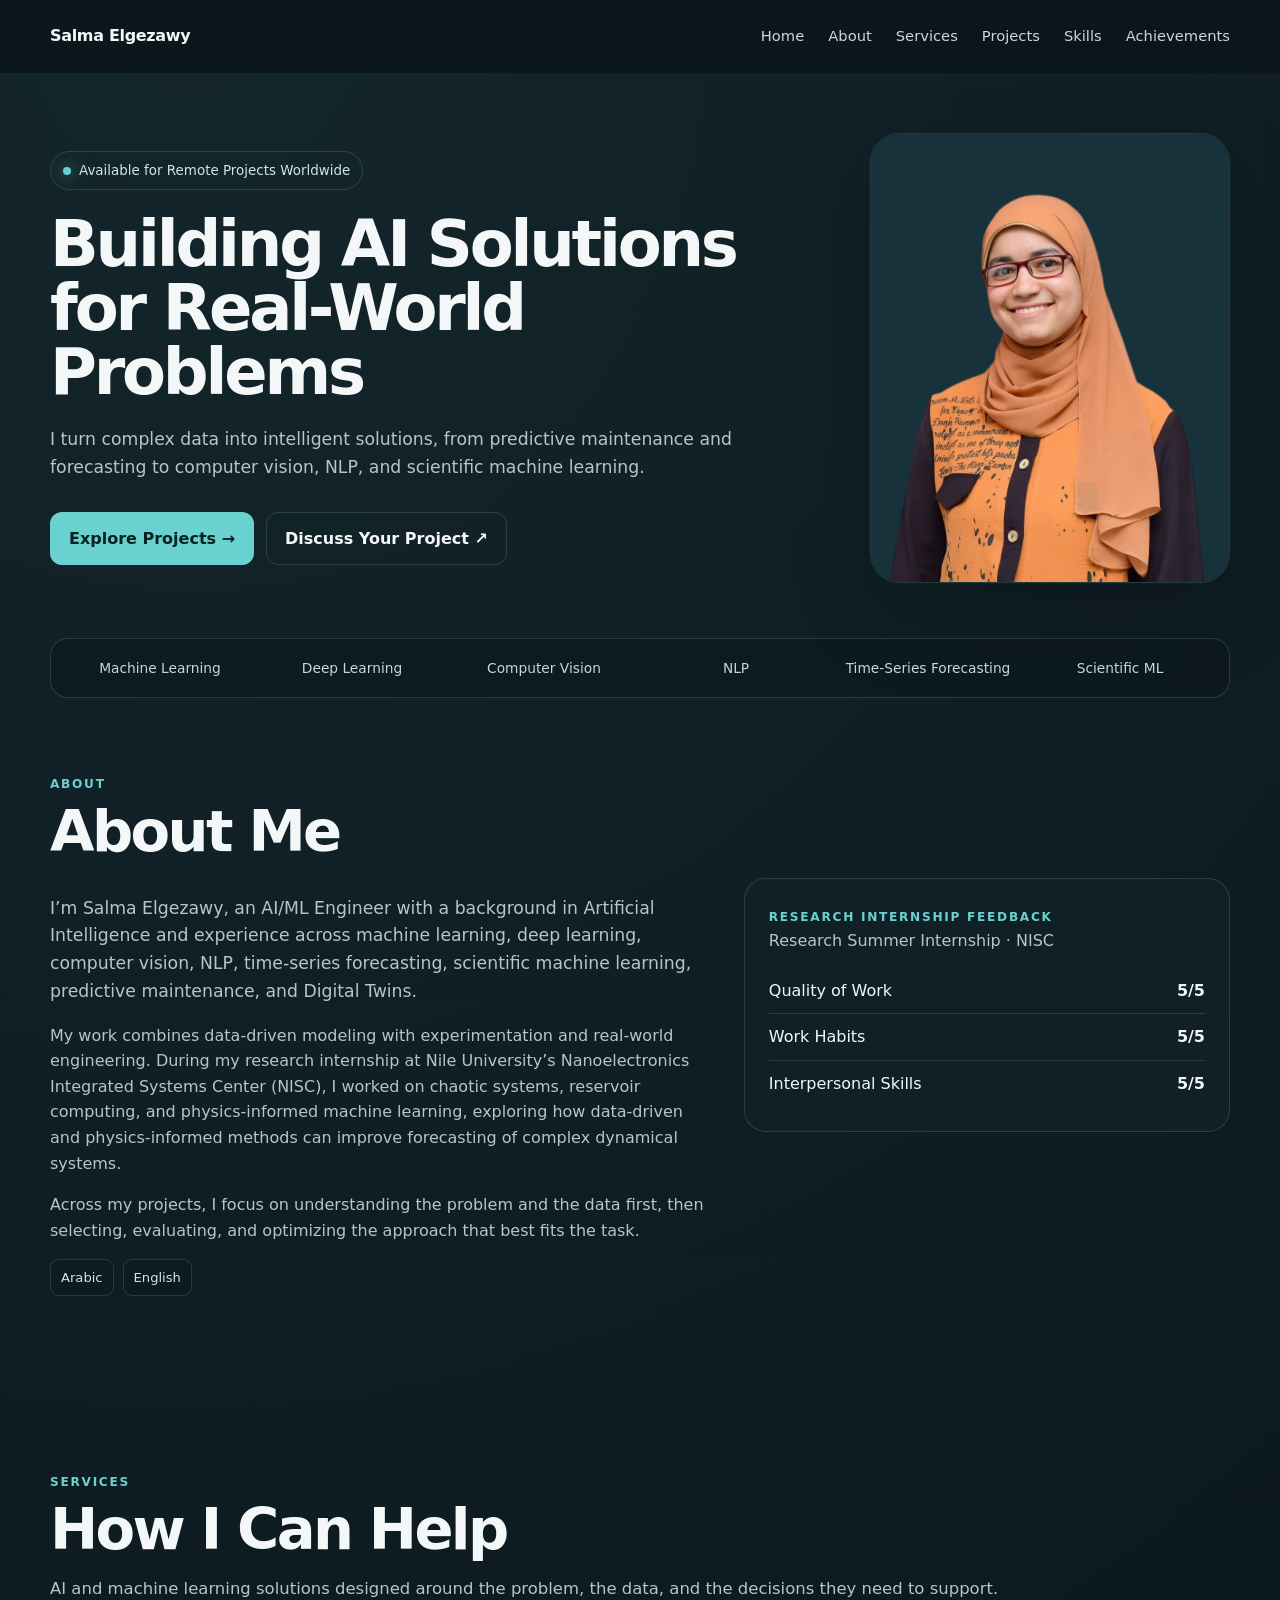
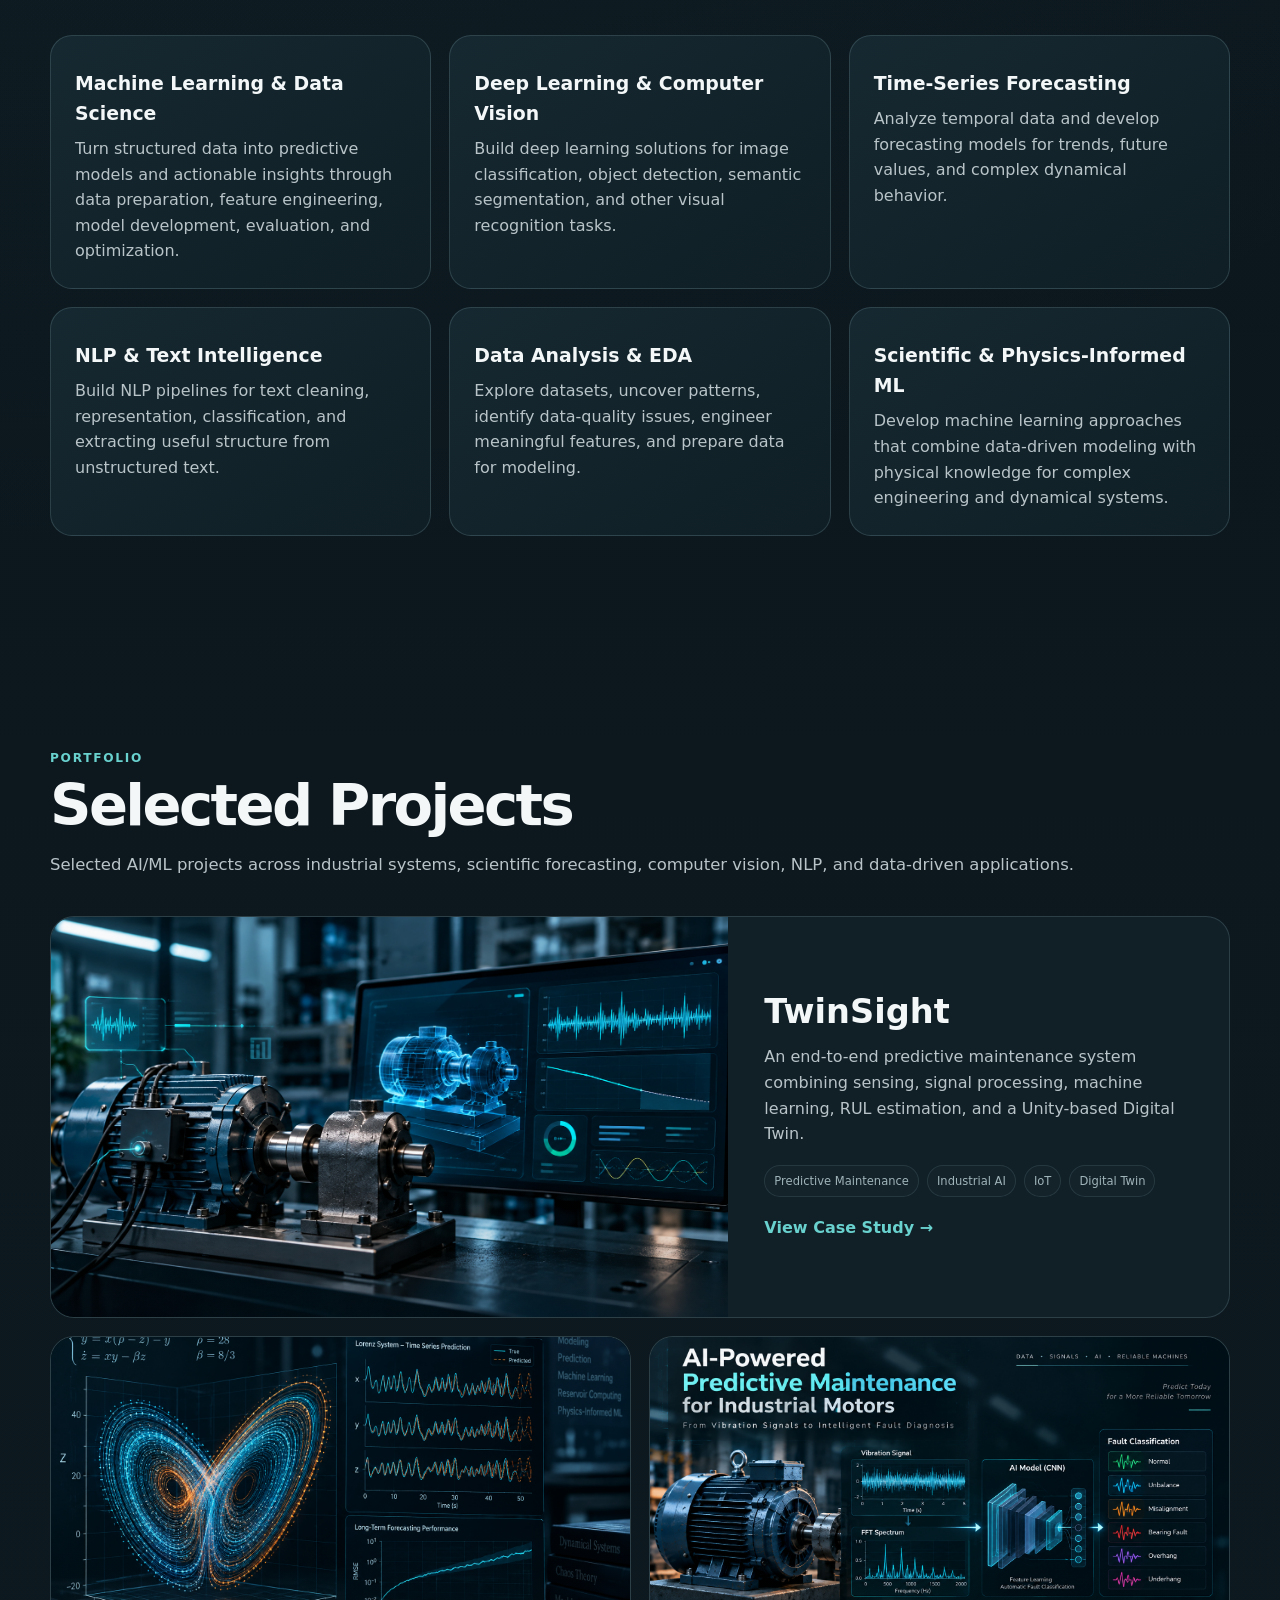
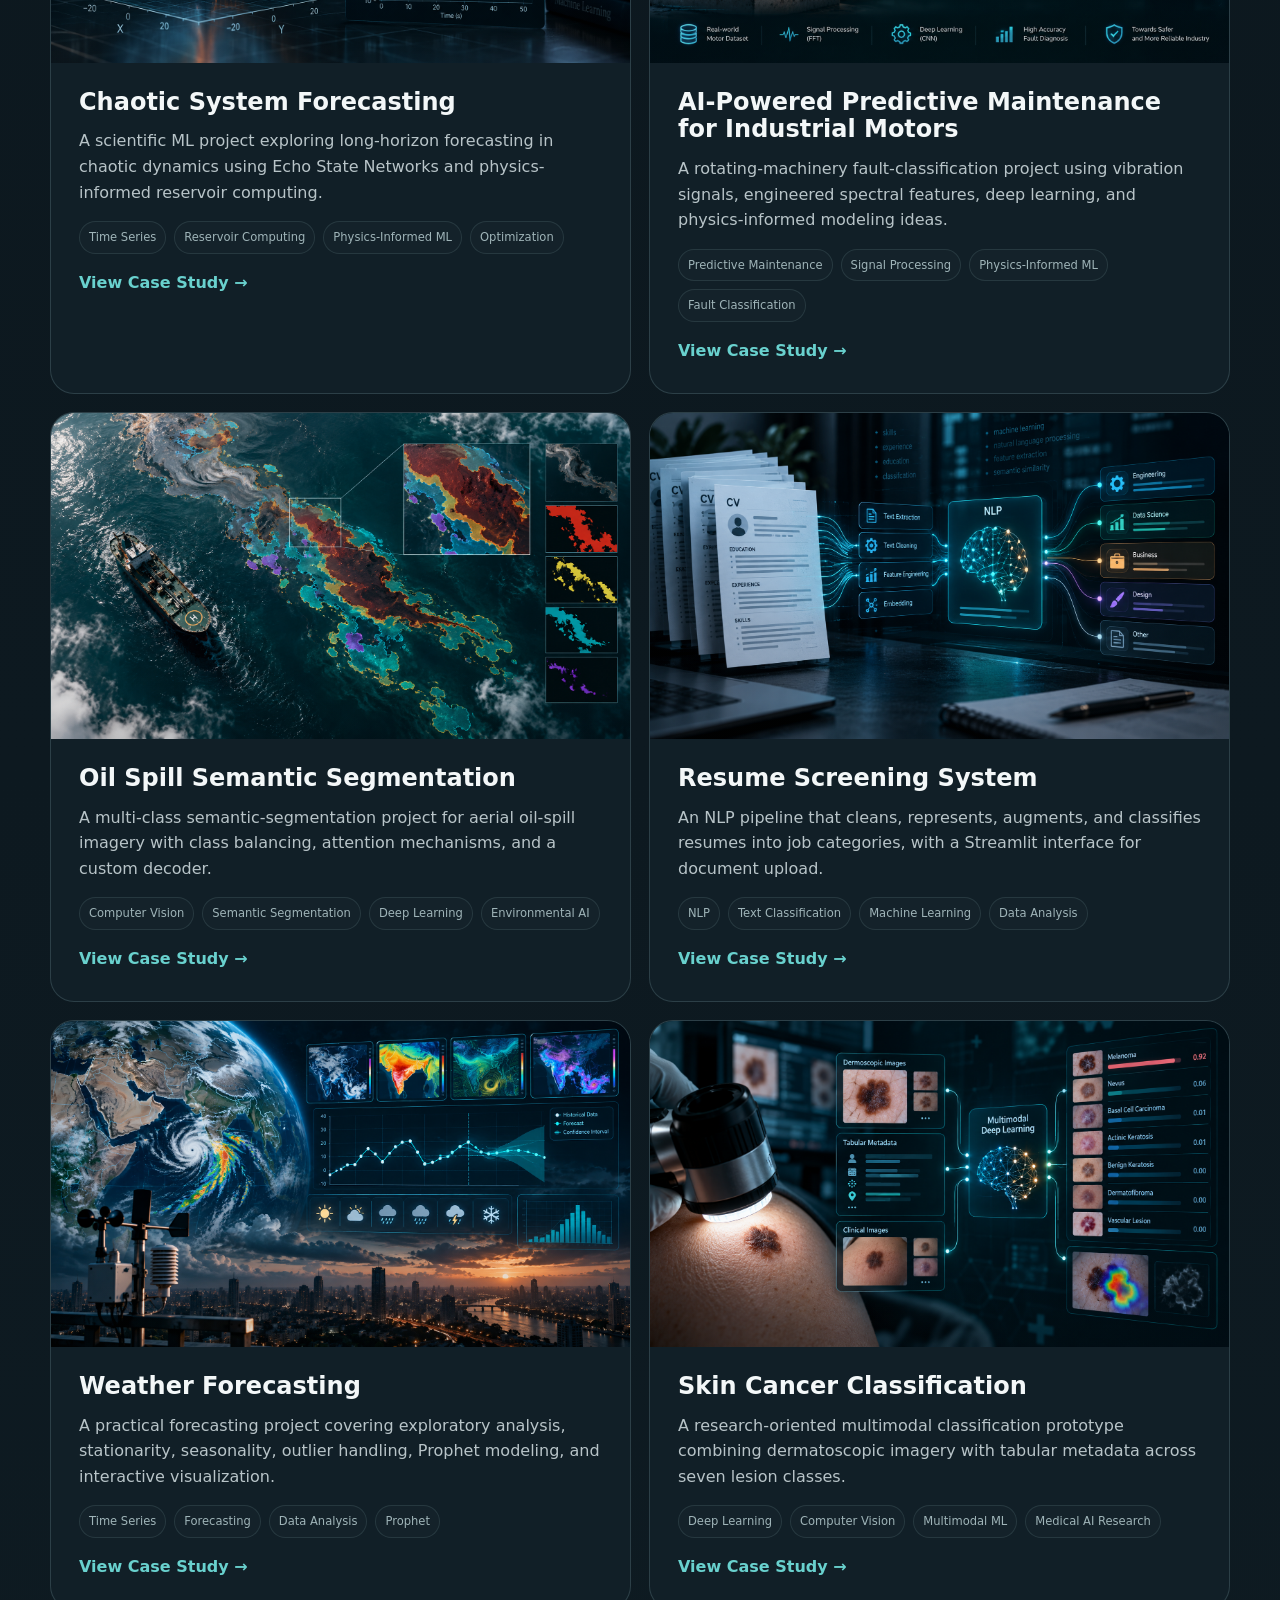
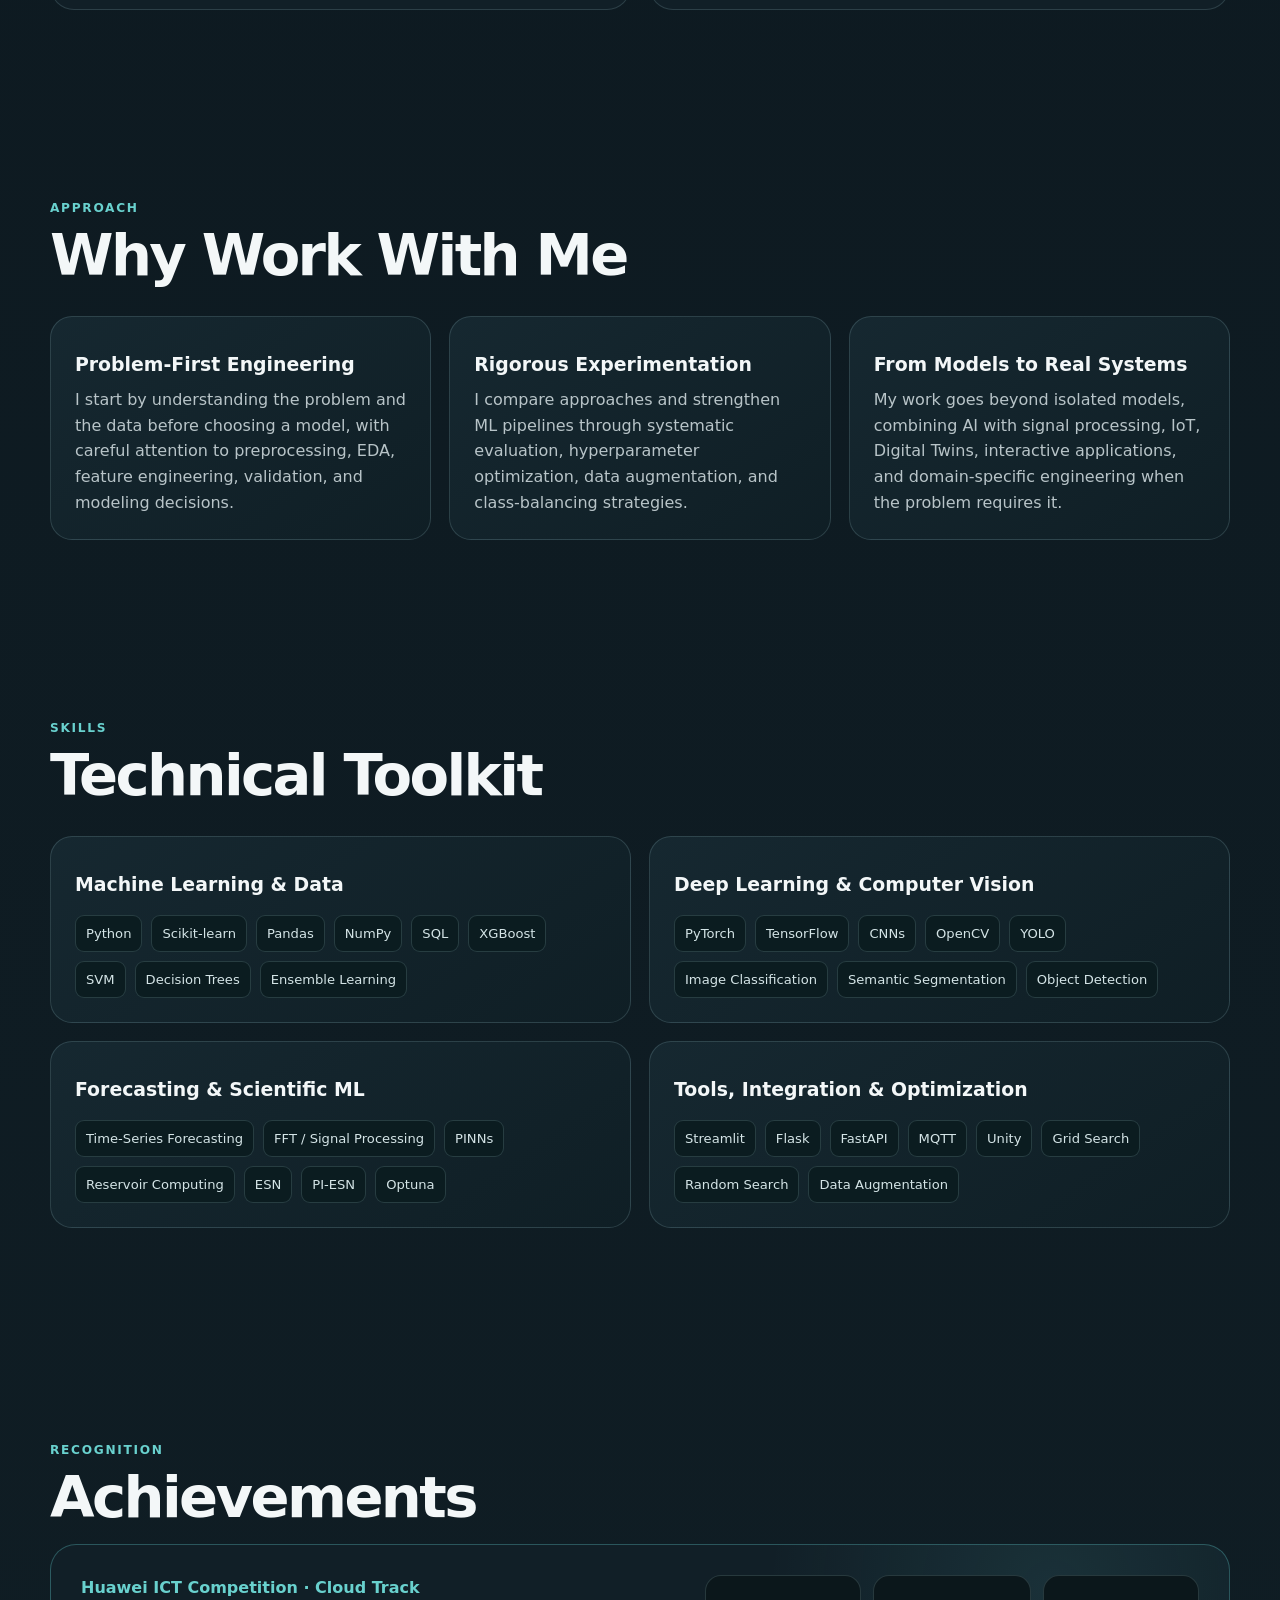
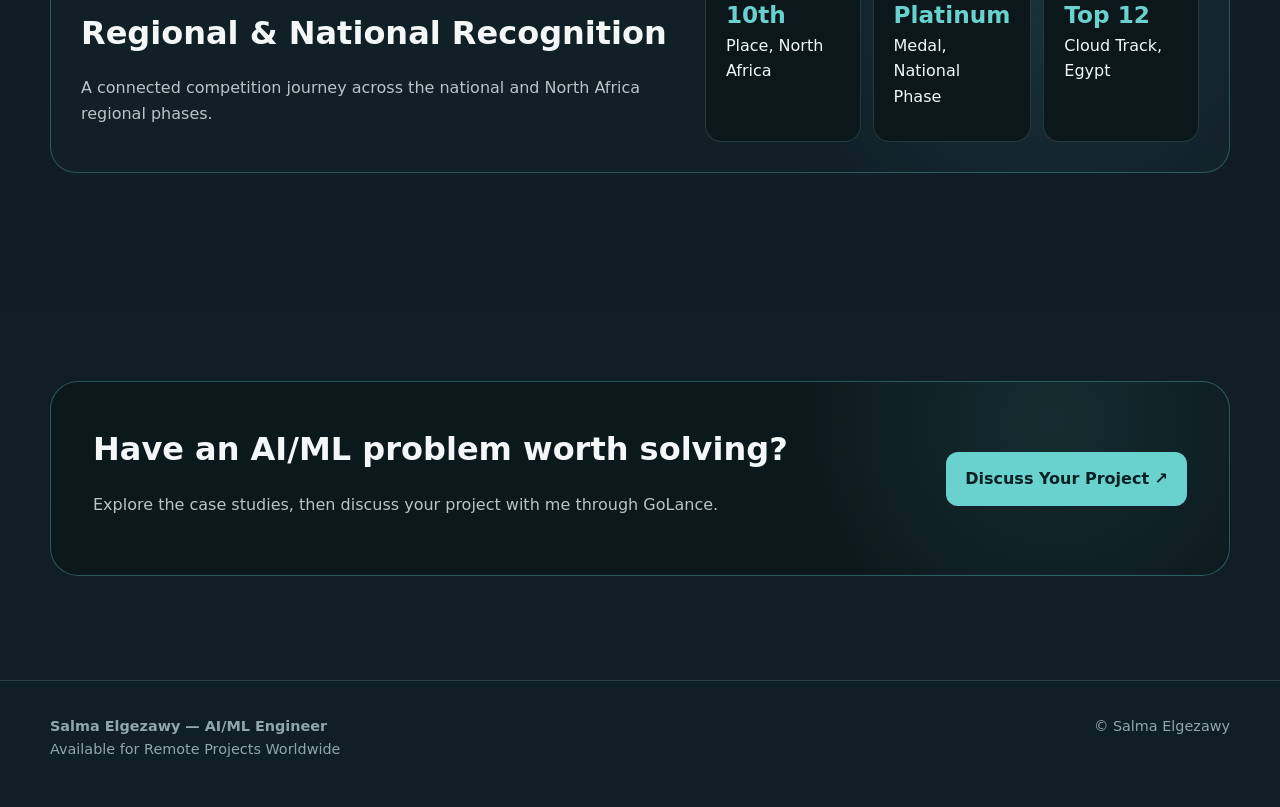
<file: index.html>
<!doctype html>
<html lang="en">
<head>
<meta charset="utf-8">
<meta name="viewport" content="width=device-width, initial-scale=1">
<title>Salma Elgezawy | AI & Machine Learning Engineer</title>
<meta name="description" content="Portfolio of Salma Elgezawy, an AI & Machine Learning Engineer building solutions across machine learning, deep learning, computer vision, NLP, time-series forecasting, predictive maintenance, and scientific machine learning.">
<meta property="og:title" content="Salma Elgezawy | AI & Machine Learning Engineer">
<meta property="og:description" content="Portfolio of Salma Elgezawy, an AI & Machine Learning Engineer building solutions across machine learning, deep learning, computer vision, NLP, time-series forecasting, predictive maintenance, and scientific machine learning.">
<meta property="og:type" content="website">
<meta name="theme-color" content="#071013">
<link rel="stylesheet" href="assets/style.css">
</head>
<body>
<nav class="nav"><div class="container nav-inner">
<a class="brand" href="index.html#home">Salma Elgezawy</a>
<button class="menu-btn" aria-label="Toggle navigation">Menu</button>
<div class="nav-links">
  <a href="index.html#home">Home</a>
  <a href="index.html#about">About</a>
  <a href="index.html#services">Services</a>
  <a href="index.html#projects">Projects</a>
  <a href="index.html#skills">Skills</a>
  <a href="index.html#achievements">Achievements</a>
</div></nav>
<main id="home">
<section class="intro">
  <div class="container intro-grid">

    <!-- LEFT SIDE: TEXT -->
    <div class="intro-content">

      <div class="availability">
        <span class="dot"></span>
        Available for Remote Projects Worldwide
      </div>

      <h1>
        Building AI Solutions for Real-World Problems
      </h1>

      <p class="lead">
        I turn complex data into intelligent solutions, from predictive maintenance and forecasting to computer vision, NLP, and scientific machine learning.
      </p>

      <div class="actions">

        <a
          class="btn btn-primary"
          href="#projects">
          Explore Projects →
        </a>

        <a
          class="btn btn-secondary"
          href="https://golance.com/freelancer/salma.elgezawy"
          target="_blank"
          rel="noopener">
          Discuss Your Project ↗
        </a>

      </div>

    </div>


    <!-- RIGHT SIDE: PHOTO -->
    <div class="portrait">
      <img
        src="assets/portrait.png"
        alt="Salma Elgezawy">
    </div>

  </div>
</section>
<section><div class="container"><div class="expertise">
<span>Machine Learning</span><span>Deep Learning</span><span>Computer Vision</span><span>NLP</span><span>Time-Series Forecasting</span><span>Scientific ML</span>
</div></div></section>
<section id="about" class="section"><div class="container"><span class="eyebrow">About</span><h2 class="section-title">About Me</h2><div class="about-grid">
<div><p class="lead">I’m Salma Elgezawy, an AI/ML Engineer with a background in Artificial Intelligence and experience across machine learning, deep learning, computer vision, NLP, time-series forecasting, scientific machine learning, predictive maintenance, and Digital Twins.</p>
<p class="muted">My work combines data-driven modeling with experimentation and real-world engineering. During my research internship at Nile University’s Nanoelectronics Integrated Systems Center (NISC), I worked on chaotic systems, reservoir computing, and physics-informed machine learning, exploring how data-driven and physics-informed methods can improve forecasting of complex dynamical systems.</p>
<p class="muted">Across my projects, I focus on understanding the problem and the data first, then selecting, evaluating, and optimizing the approach that best fits the task.</p>
<div class="chips"><span class="chip">Arabic</span><span class="chip">English</span></div></div>
<div class="evaluation"><span class="eyebrow">RESEARCH INTERNSHIP FEEDBACK</span><p class="muted" style="margin:0 0 14px;">
  Research Summer Internship · NISC
</p><div class="eval-row"><span>Quality of Work</span><strong>5/5</strong></div><div class="eval-row"><span>Work Habits</span><strong>5/5</strong></div><div class="eval-row"><span>Interpersonal Skills</span><strong>5/5</strong></div></div>
</div></div></section>
<section id="services" class="section"><div class="container"><span class="eyebrow">Services</span><h2 class="section-title">How I Can Help</h2><p class="section-sub">AI and machine learning solutions designed around the problem, the data, and the decisions they need to support.</p><div class="grid-3" style="margin-top:32px"><article class="card"><h3>Machine Learning & Data Science</h3><p><p>Turn structured data into predictive models and actionable insights through data preparation, feature engineering, model development, evaluation, and optimization.</p></p></article><article class="card"><h3>Deep Learning & Computer Vision</h3><p>Build deep learning solutions for image classification, object detection, semantic segmentation, and other visual recognition tasks.</p></article><article class="card"><h3>Time-Series Forecasting</h3><p>Analyze temporal data and develop forecasting models for trends, future values, and complex dynamical behavior.</p></article><article class="card"><h3>NLP & Text Intelligence</h3><p>Build NLP pipelines for text cleaning, representation, classification, and extracting useful structure from unstructured text.</p></article><article class="card"><h3>Data Analysis & EDA</h3><p>Explore datasets, uncover patterns, identify data-quality issues, engineer meaningful features, and prepare data for modeling.</p></article><article class="card"><h3>Scientific & Physics-Informed ML</h3><p>Develop machine learning approaches that combine data-driven modeling with physical knowledge for complex engineering and dynamical systems.</p></article></div></div></section><section id="projects" class="section"><div class="container"><span class="eyebrow">Portfolio</span><h2 class="section-title">Selected Projects</h2><p class="section-sub">Selected AI/ML projects across industrial systems, scientific forecasting, computer vision, NLP, and data-driven applications.</p><div class="projects-grid"><a class="project-card featured" href="projects/twinsight.html">
    <div class="cover project-image">
    <img
        src="assets/twinsight-cover.png"
        alt="TwinSight predictive maintenance and Digital Twin project">
    </div>    
    <div class="project-copy"><h3>TwinSight</h3><p class="muted">An end-to-end predictive maintenance system combining sensing, signal processing, machine learning, RUL estimation, and a Unity-based Digital Twin.</p>
    <div class="tags"><span class="tag">Predictive Maintenance</span><span class="tag">Industrial AI</span><span class="tag">IoT</span><span class="tag">Digital Twin</span></div><span class="arrow">View Case Study →</span></div></a><a class="project-card" href="projects/chaotic-system-forecasting.html">
    <div class="cover project-image cover-chaotic-img">
        <img
        src="assets/chaos.png"
        alt="Chaotic System Forecasting with Lorenz attractor visualization">
    </div>
    <div class="project-copy"><h3>Chaotic System Forecasting</h3><p class="muted">A scientific ML project exploring long-horizon forecasting in chaotic dynamics using Echo State Networks and physics-informed reservoir computing.</p>
    <div class="tags"><span class="tag">Time Series</span><span class="tag">Reservoir Computing</span><span class="tag">Physics-Informed ML</span><span class="tag">Optimization</span></div><span class="arrow">View Case Study →</span></div></a><a class="project-card" href="projects/predictive-maintenance.html">
    <div class="cover cover-machinery">
        <img
        src="assets/predictive_model.png"
        alt="Predictive Maintenance for Industrial Motors with vibration signal analysis and fault classification">
    </div>
    <div class="project-copy"><h3>AI-Powered Predictive Maintenance for Industrial Motors</h3><p class="muted">A rotating-machinery fault-classification project using vibration signals, engineered spectral features, deep learning, and physics-informed modeling ideas.</p>
    <div class="tags"><span class="tag">Predictive Maintenance</span><span class="tag">Signal Processing</span><span class="tag">Physics-Informed ML</span><span class="tag">Fault Classification</span></div><span class="arrow">View Case Study →</span></div></a><a class="project-card" href="projects/oil-spill-segmentation.html">
    <div class="cover cover-ocean">
        <img
        src="assets/Oil_Spill.png"
        alt="Oil Spill Semantic Segmentation">
    </div>
    <div class="project-copy"><h3>Oil Spill Semantic Segmentation</h3><p class="muted">A multi-class semantic-segmentation project for aerial oil-spill imagery with class balancing, attention mechanisms, and a custom decoder.</p>
    <div class="tags"><span class="tag">Computer Vision</span><span class="tag">Semantic Segmentation</span><span class="tag">Deep Learning</span><span class="tag">Environmental AI</span></div><span class="arrow">View Case Study →</span></div></a><a class="project-card" href="projects/resume-screening.html">
    <div class="cover cover-documents">
        <img
        src="assets/cv.png"
        alt="Resume Screening System with NLP pipeline for document classification">
    </div>
    <div class="project-copy"><h3>Resume Screening System</h3><p class="muted">An NLP pipeline that cleans, represents, augments, and classifies resumes into job categories, with a Streamlit interface for document upload.</p>
    <div class="tags"><span class="tag">NLP</span><span class="tag">Text Classification</span><span class="tag">Machine Learning</span><span class="tag">Data Analysis</span></div><span class="arrow">View Case Study →</span></div></a><a class="project-card" href="projects/weather-forecasting.html">
    <div class="cover cover-weather">
        <img
        src="assets/weather.png"
        alt="Weather Forecasting Project with Prophet and interactive visualization">
    </div>
    <div class="project-copy"><h3>Weather Forecasting</h3><p class="muted">A practical forecasting project covering exploratory analysis, stationarity, seasonality, outlier handling, Prophet modeling, and interactive visualization.</p>
    <div class="tags"><span class="tag">Time Series</span><span class="tag">Forecasting</span><span class="tag">Data Analysis</span><span class="tag">Prophet</span></div><span class="arrow">View Case Study →</span></div></a><a class="project-card" href="projects/skin-cancer-classification.html">
    <div class="cover cover-medical">
        <img
        src="assets/skin_cancer.png"
        alt="Skin Cancer Classification Project with multimodal deep learning combining dermatoscopic imagery and tabular metadata">
    </div>
    <div class="project-copy"><h3>Skin Cancer Classification</h3><p class="muted">A research-oriented multimodal classification prototype combining dermatoscopic imagery with tabular metadata across seven lesion classes.</p>
    <div class="tags"><span class="tag">Deep Learning</span><span class="tag">Computer Vision</span><span class="tag">Multimodal ML</span><span class="tag">Medical AI Research</span></div><span class="arrow">View Case Study →</span></div></a></div></div></section>
<section id="approach" class="section"><div class="container"><span class="eyebrow">Approach</span><h2 class="section-title">Why Work With Me</h2><div class="grid-3" style="margin-top:30px">
<article class="card"><h3>Problem-First Engineering</h3><p>I start by understanding the problem and the data before choosing a model, with careful attention to preprocessing, EDA, feature engineering, validation, and modeling decisions.</p></article>
<article class="card"><h3>Rigorous Experimentation</h3><p>I compare approaches and strengthen ML pipelines through systematic evaluation, hyperparameter optimization, data augmentation, and class-balancing strategies.</p></article>
<article class="card"><h3>From Models to Real Systems</h3><p>My work goes beyond isolated models, combining AI with signal processing, IoT, Digital Twins, interactive applications, and domain-specific engineering when the problem requires it.</p></article>
</div></div></section>
<section id="skills" class="section"><div class="container"><span class="eyebrow">Skills</span><h2 class="section-title">Technical Toolkit</h2><div class="skill-groups"><article class="card"><h3>Machine Learning & Data</h3><div class="chips"><span class=chip>Python</span><span class=chip>Scikit-learn</span><span class=chip>Pandas</span><span class=chip>NumPy</span><span class=chip>SQL</span><span class=chip>XGBoost</span><span class=chip>SVM</span><span class=chip>Decision Trees</span><span class=chip>Ensemble Learning</span></div></article><article class="card"><h3>Deep Learning & Computer Vision</h3><div class="chips"><span class=chip>PyTorch</span><span class=chip>TensorFlow</span><span class=chip>CNNs</span><span class=chip>OpenCV</span><span class=chip>YOLO</span><span class=chip>Image Classification</span><span class=chip>Semantic Segmentation</span><span class=chip>Object Detection</span></div></article><article class="card"><h3>Forecasting & Scientific ML</h3><div class="chips"><span class=chip>Time-Series Forecasting</span><span class=chip>FFT / Signal Processing</span><span class=chip>PINNs</span><span class=chip>Reservoir Computing</span><span class=chip>ESN</span><span class=chip>PI-ESN</span><span class=chip>Optuna</span></div></article><article class="card"><h3>Tools, Integration & Optimization</h3><div class="chips"><span class=chip>Streamlit</span><span class=chip>Flask</span><span class=chip>FastAPI</span><span class=chip>MQTT</span><span class=chip>Unity</span><span class=chip>Grid Search</span><span class=chip>Random Search</span><span class=chip>Data Augmentation</span></div></article></div></div></section>

<section id="achievements" class="section"><div class="container"><span class="eyebrow">Recognition</span><h2 class="section-title">Achievements</h2>
<div class="achievement"><div><span class="kicker">Huawei ICT Competition · Cloud Track</span><h3 style="font-size:2rem;margin:.5rem 0">Regional & National Recognition</h3><p class="muted">A connected competition journey across the national and North Africa regional phases.</p></div>
<div class="stats"><div class="stat"><strong>10th</strong><span>Place, North Africa</span></div><div class="stat"><strong>Platinum</strong><span>Medal, National Phase</span></div><div class="stat"><strong>Top 12</strong><span>Cloud Track, Egypt</span></div></div></div>
</div></section>

<section class="section"><div class="container"><div class="cta"><div><h2>Have an AI/ML problem worth solving?</h2><p class="muted">Explore the case studies, then discuss your project with me through GoLance.</p></div><a class="btn btn-primary" href="https://golance.com/freelancer/salma.elgezawy" target="_blank" rel="noopener">Discuss Your Project ↗</a></div></div></section>
</main>
<footer class="footer"><div class="container footer-inner"><div><strong>Salma Elgezawy — AI/ML Engineer</strong><br>Available for Remote Projects Worldwide</div><div>© Salma Elgezawy</div></div></footer>
<script src="assets/site.js"></script></body></html>
</file>
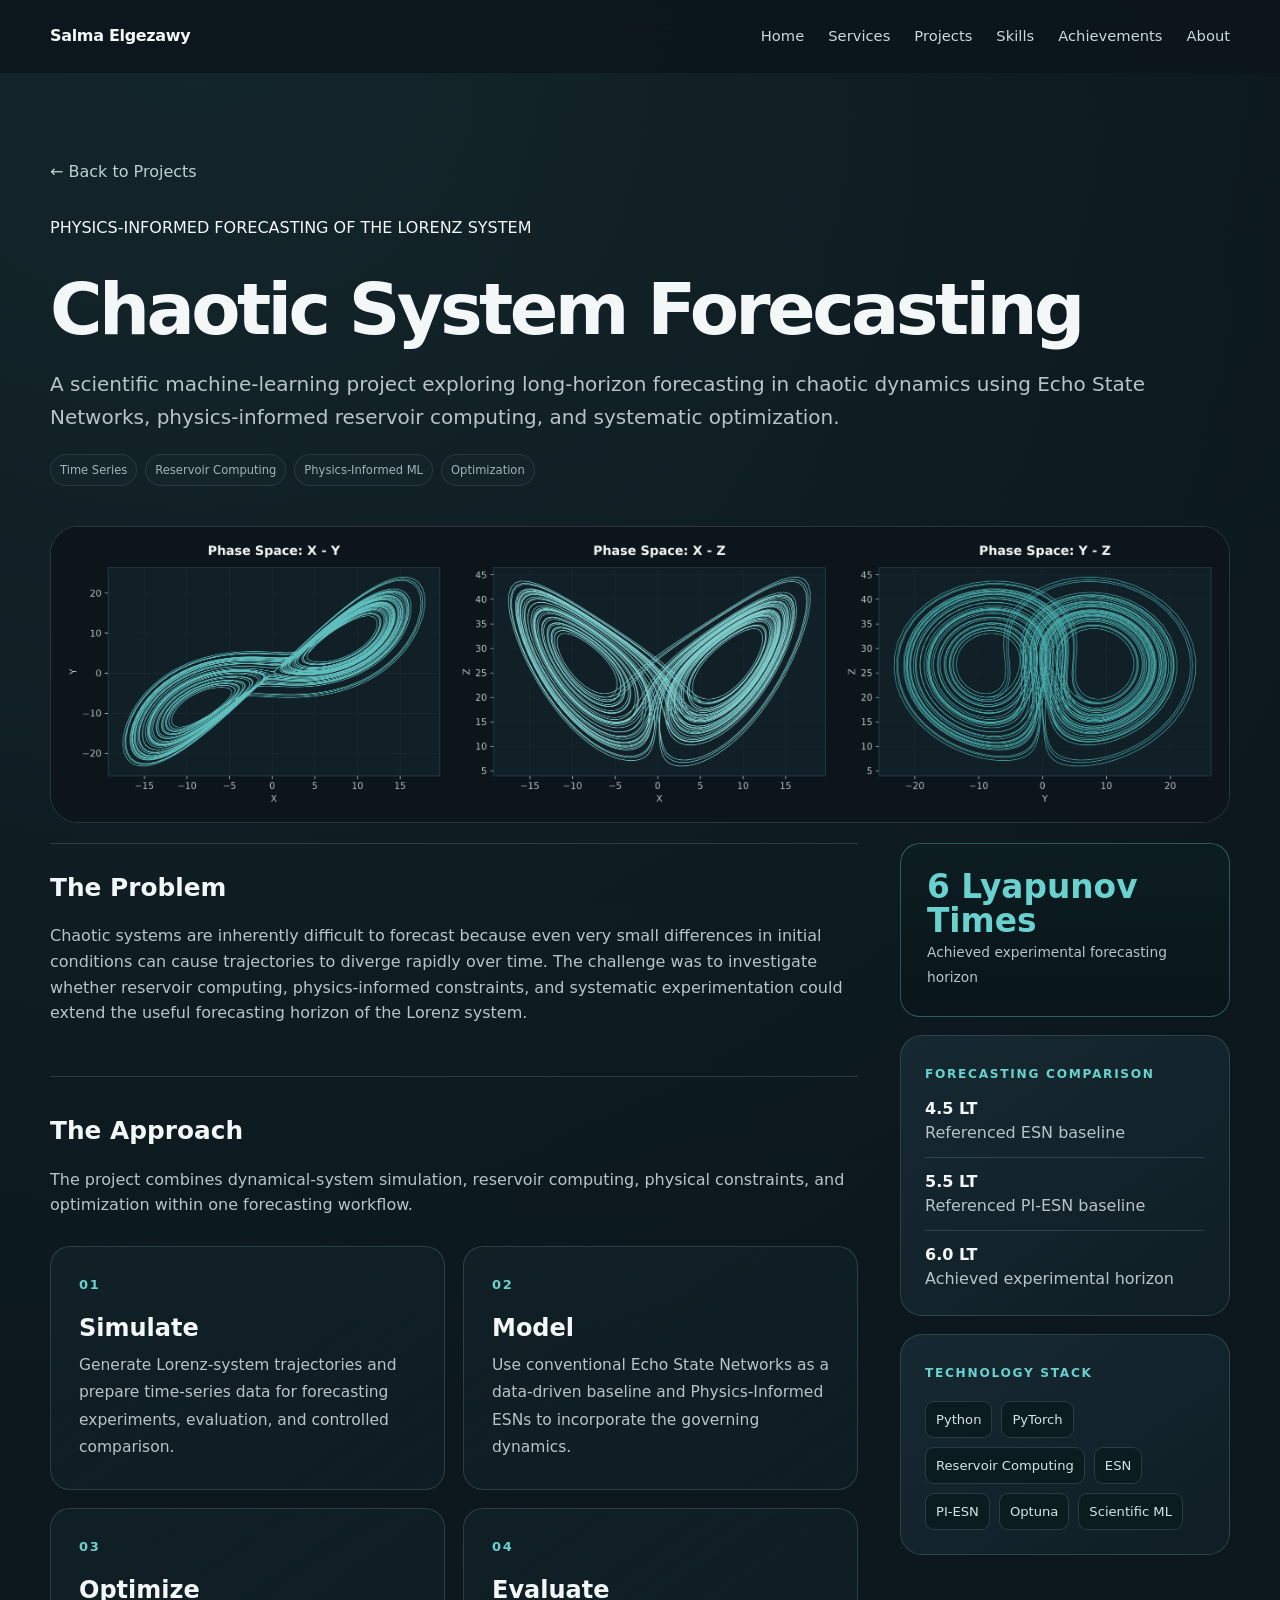
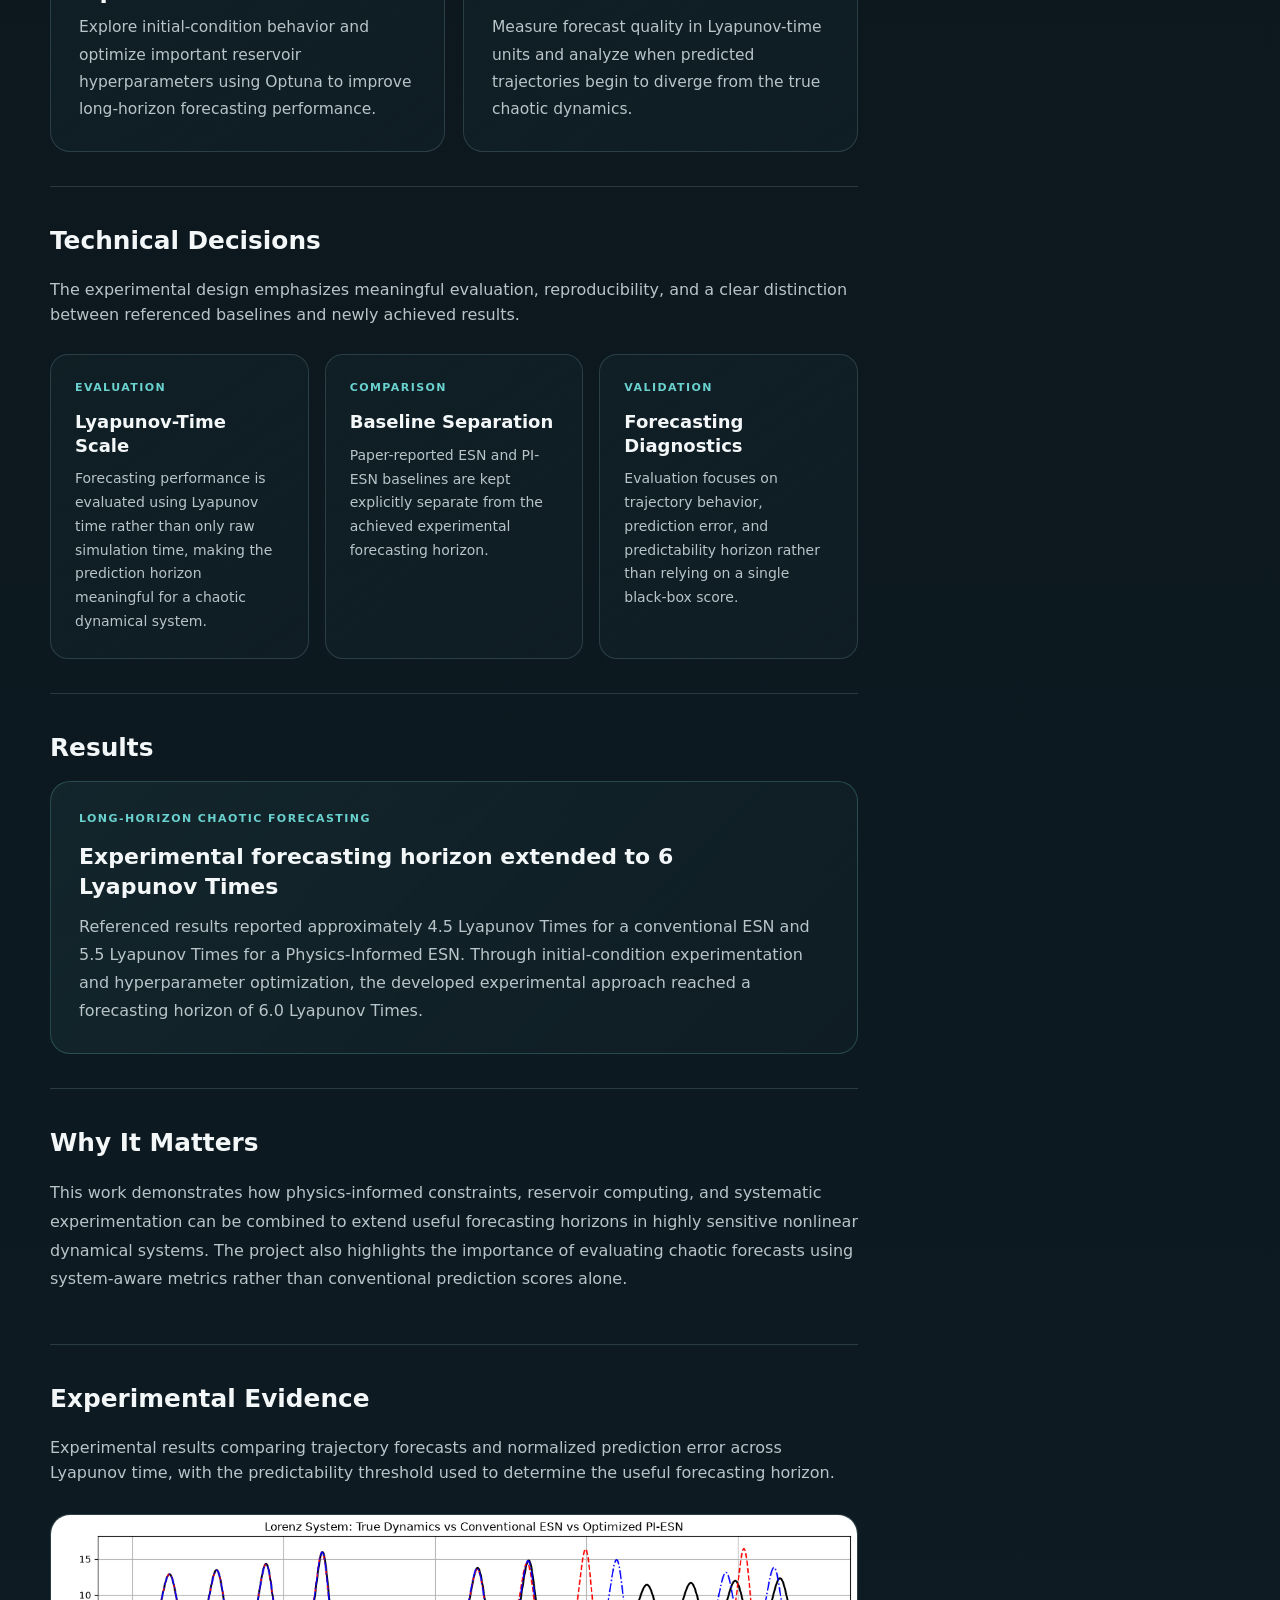
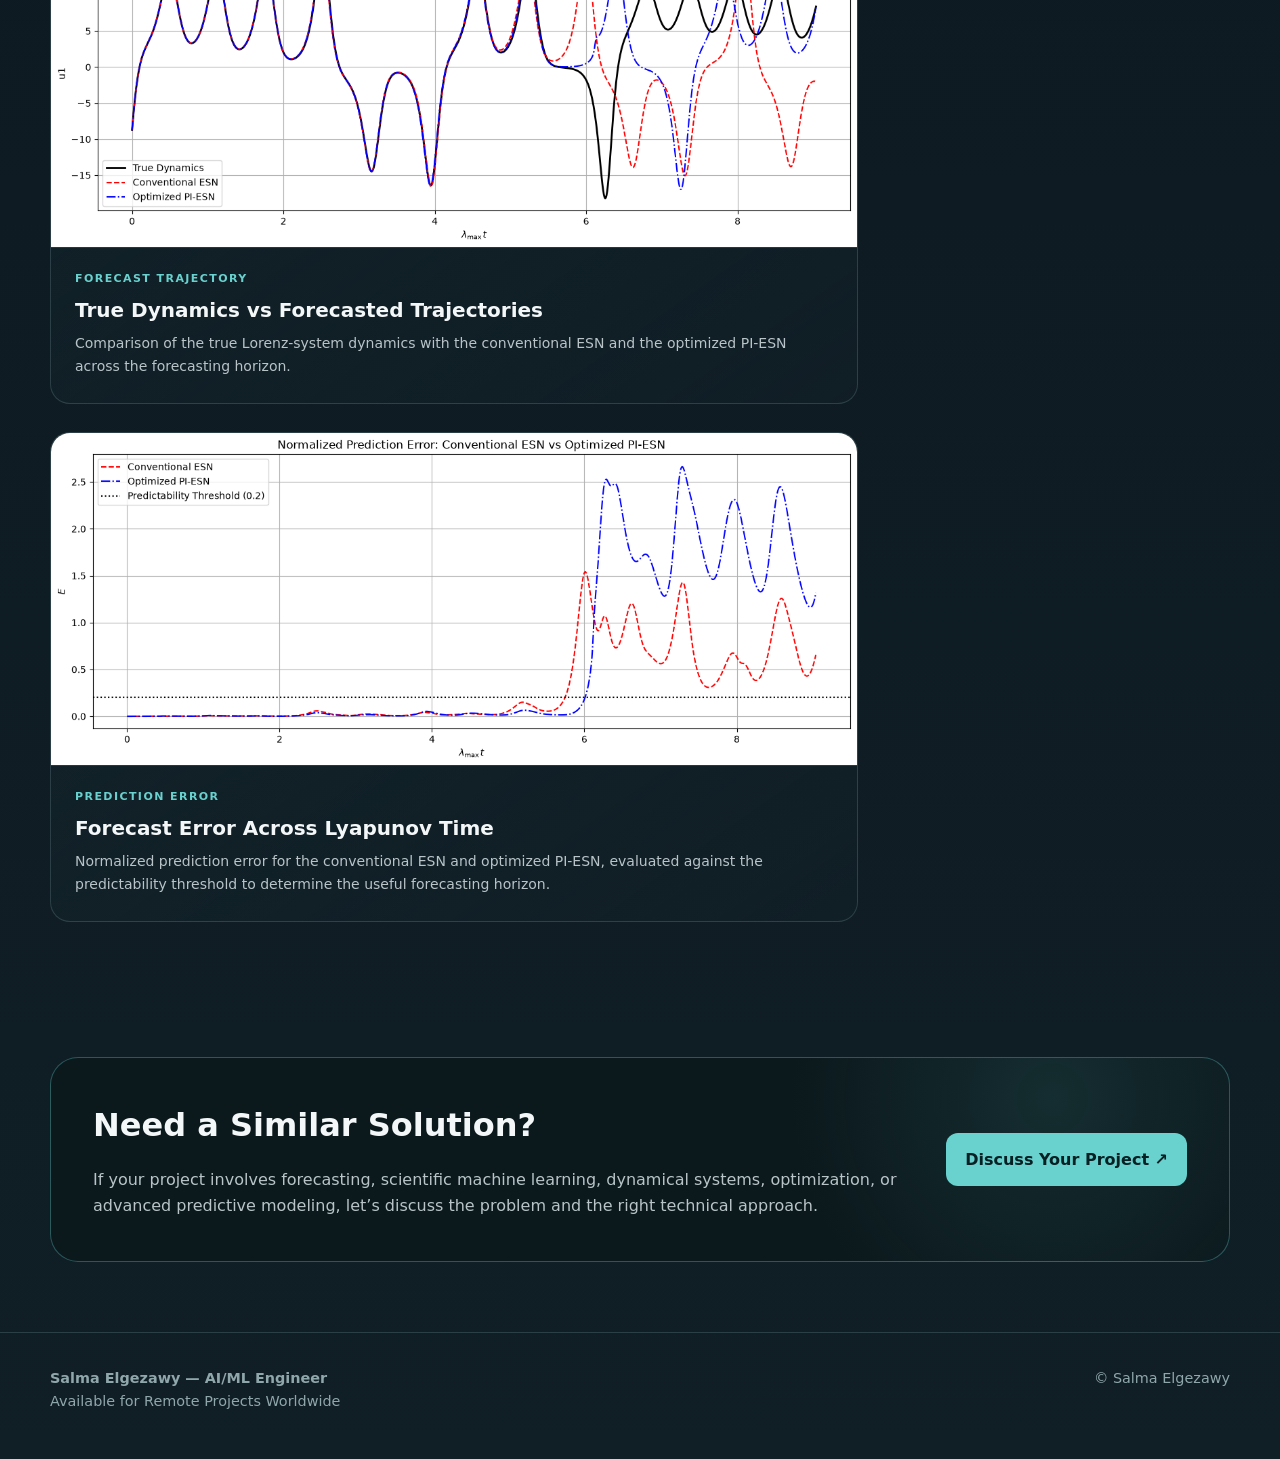
<file: projects/chaotic-system-forecasting.html>
<!doctype html>
<html lang="en">

<head>
    <meta charset="utf-8">
    <meta name="viewport" content="width=device-width, initial-scale=1">

    <title>Chaotic System Forecasting | Salma Elgezawy</title>

    <meta
        name="description"
        content="A scientific machine-learning project exploring long-horizon forecasting in chaotic dynamics using Echo State Networks, physics-informed reservoir computing, and systematic optimization."
    >

    <meta property="og:title" content="Chaotic System Forecasting | Salma Elgezawy">

    <meta
        property="og:description"
        content="A scientific machine-learning project exploring long-horizon forecasting in chaotic dynamics using Echo State Networks, physics-informed reservoir computing, and systematic optimization."
    >

    <meta property="og:type" content="website">
    <meta name="theme-color" content="#071013">

    <link rel="stylesheet" href="../assets/style.css">
</head>


<body>


<!-- =========================
     Navigation
========================= -->

<nav class="nav">

    <div class="container nav-inner">

        <a class="brand" href="../index.html#home">
            Salma Elgezawy
        </a>

        <button class="menu-btn" aria-label="Toggle navigation">
            Menu
        </button>

        <div class="nav-links">
            <a href="../index.html#home">Home</a>
            <a href="../index.html#services">Services</a>
            <a href="../index.html#projects">Projects</a>
            <a href="../index.html#skills">Skills</a>
            <a href="../index.html#achievements">Achievements</a>
            <a href="../index.html#about">About</a>
        </div>

    </div>

</nav>


<main>


    <!-- =========================
         Case Study Header
    ========================== -->

    <section class="case-head chaos-case-head">

        <div class="container">

            <div class="case-header-meta">

                <a class="back back-link" href="../index.html#projects">
                    ← Back to Projects
                </a>

                <span class="case-eyebrow">
                    PHYSICS-INFORMED FORECASTING OF THE LORENZ SYSTEM
                </span>

            </div>


            <h1>
                Chaotic System Forecasting
            </h1>


            <p class="lead case-lead">
                A scientific machine-learning project exploring long-horizon
                forecasting in chaotic dynamics using Echo State Networks,
                physics-informed reservoir computing, and systematic optimization.
            </p>


            <div class="tags">

                <span class="tag">
                    Time Series
                </span>

                <span class="tag">
                    Reservoir Computing
                </span>

                <span class="tag">
                    Physics-Informed ML
                </span>

                <span class="tag">
                    Optimization
                </span>

            </div>


            <!-- Research Cover -->

            <div class="case-visual chaos-hero-visual">
                <img
                    src="../assets/lorenz_phase_space_portfolio.png"
                    alt="Lorenz system phase-space projections in the X-Y, X-Z, and Y-Z planes"
                >
            </div>

        </div>

    </section>


    <!-- =========================
         Case Study Content
    ========================== -->

    <section class="section chaos-case-content">

        <div class="container case-layout">


            <div>


                <!-- =========================
                     Problem
                ========================== -->

                <section class="case-section">

                    <h2>
                        The Problem
                    </h2>

                    <p class="muted">
                        Chaotic systems are inherently difficult to forecast because
                        even very small differences in initial conditions can cause
                        trajectories to diverge rapidly over time. The challenge was
                        to investigate whether reservoir computing, physics-informed
                        constraints, and systematic experimentation could extend the
                        useful forecasting horizon of the Lorenz system.
                    </p>

                </section>



                <!-- =========================
                     Approach
                ========================== -->

                <section class="case-section">

                    <h2>
                        The Approach
                    </h2>

                    <p class="muted approach-intro">
                        The project combines dynamical-system simulation,
                        reservoir computing, physical constraints, and
                        optimization within one forecasting workflow.
                    </p>


                    <div class="workflow-grid">


                        <article class="workflow-step">

                            <span class="workflow-number">
                                01
                            </span>

                            <h3>
                                Simulate
                            </h3>

                            <p>
                                Generate Lorenz-system trajectories and prepare
                                time-series data for forecasting experiments,
                                evaluation, and controlled comparison.
                            </p>

                        </article>



                        <article class="workflow-step">

                            <span class="workflow-number">
                                02
                            </span>

                            <h3>
                                Model
                            </h3>

                            <p>
                                Use conventional Echo State Networks as a
                                data-driven baseline and Physics-Informed ESNs
                                to incorporate the governing dynamics.
                            </p>

                        </article>



                        <article class="workflow-step">

                            <span class="workflow-number">
                                03
                            </span>

                            <h3>
                                Optimize
                            </h3>

                            <p>
                                Explore initial-condition behavior and optimize
                                important reservoir hyperparameters using Optuna
                                to improve long-horizon forecasting performance.
                            </p>

                        </article>



                        <article class="workflow-step">

                            <span class="workflow-number">
                                04
                            </span>

                            <h3>
                                Evaluate
                            </h3>

                            <p>
                                Measure forecast quality in Lyapunov-time units
                                and analyze when predicted trajectories begin to
                                diverge from the true chaotic dynamics.
                            </p>

                        </article>


                    </div>

                </section>



                <!-- =========================
                     Technical Decisions
                ========================== -->

                <section class="case-section">

                    <h2>
                        Technical Decisions
                    </h2>

                    <p class="muted decisions-intro">
                        The experimental design emphasizes meaningful evaluation,
                        reproducibility, and a clear distinction between referenced
                        baselines and newly achieved results.
                    </p>


                    <div class="decision-grid">


                        <article class="decision-card">

                            <span class="decision-label">
                                EVALUATION
                            </span>

                            <h3>
                                Lyapunov-Time Scale
                            </h3>

                            <p>
                                Forecasting performance is evaluated using
                                Lyapunov time rather than only raw simulation time,
                                making the prediction horizon meaningful for a
                                chaotic dynamical system.
                            </p>

                        </article>



                        <article class="decision-card">

                            <span class="decision-label">
                                COMPARISON
                            </span>

                            <h3>
                                Baseline Separation
                            </h3>

                            <p>
                                Paper-reported ESN and PI-ESN baselines are kept
                                explicitly separate from the achieved experimental
                                forecasting horizon.
                            </p>

                        </article>



                        <article class="decision-card">

                            <span class="decision-label">
                                VALIDATION
                            </span>

                            <h3>
                                Forecasting Diagnostics
                            </h3>

                            <p>
                                Evaluation focuses on trajectory behavior,
                                prediction error, and predictability horizon
                                rather than relying on a single black-box score.
                            </p>

                        </article>


                    </div>

                </section>



                <!-- =========================
                     Results
                ========================== -->

                <section class="case-section">

                    <h2>
                        Results
                    </h2>


                    <div class="result-highlight">

                        <div class="result-copy">

                            <span class="result-label">
                                LONG-HORIZON CHAOTIC FORECASTING
                            </span>

                            <h3>
                                Experimental forecasting horizon extended to
                                6 Lyapunov Times
                            </h3>

                            <p>
                                Referenced results reported approximately
                                4.5 Lyapunov Times for a conventional ESN and
                                5.5 Lyapunov Times for a Physics-Informed ESN.
                                Through initial-condition experimentation and
                                hyperparameter optimization, the developed
                                experimental approach reached a forecasting
                                horizon of 6.0 Lyapunov Times.
                            </p>

                        </div>

                    </div>

                </section>



                <!-- =========================
                     Why It Matters
                ========================== -->

                <section class="case-section">

                    <h2>
                        Why It Matters
                    </h2>

                    <p class="muted why-text">
                        This work demonstrates how physics-informed constraints,
                        reservoir computing, and systematic experimentation can
                        be combined to extend useful forecasting horizons in highly
                        sensitive nonlinear dynamical systems. The project also
                        highlights the importance of evaluating chaotic forecasts
                        using system-aware metrics rather than conventional
                        prediction scores alone.
                    </p>

                </section>



                <!-- =========================
                     Experimental Evidence
                ========================== -->

                <section class="case-section chaos-evidence-section">

                    <h2>
                        Experimental Evidence
                    </h2>

                    <p class="muted chaos-evidence-intro">
                        Experimental results comparing trajectory forecasts and normalized prediction error across Lyapunov time, with the predictability threshold used to determine the useful forecasting horizon.                    
                    </p>
                    
                    <div class="chaos-evidence-grid">

                        <!-- Prediction Comparison -->

                        <figure class="chaos-evidence-card">

                            <div class="chaos-evidence-image">
                                <img
                                    src="../assets/Chaotic_Prediction.png"
                                    alt="Comparison of true Lorenz dynamics with conventional ESN and optimized physics-informed ESN predictions"
                                >
                            </div>

                            <figcaption>

                                <span class="chaos-evidence-label">
                                    FORECAST TRAJECTORY
                                </span>

                                <h3>
                                    True Dynamics vs Forecasted Trajectories
                                </h3>

                                <p>
                                    Comparison of the true Lorenz-system dynamics with the conventional ESN and the optimized PI-ESN across the forecasting horizon.
                                </p>

                            </figcaption>

                        </figure>


                        <!-- Prediction Error -->

                        <figure class="chaos-evidence-card">

                            <div class="chaos-evidence-image">
                                <img
                                    src="../assets/chaotic_error.png"
                                    alt="Normalized prediction error across Lyapunov time for chaotic system forecasting"
                                >
                            </div>

                            <figcaption>

                                <span class="chaos-evidence-label">
                                    PREDICTION ERROR
                                </span>

                                <h3>
                                    Forecast Error Across Lyapunov Time
                                </h3>

                                <p>
                                    Normalized prediction error for the conventional ESN and optimized PI-ESN, evaluated against the predictability threshold to determine the useful forecasting horizon.
                                </p>

                            </figcaption>

                        </figure>

                    </div>

                </section>


            </div>



            <!-- =========================
                 Sidebar
            ========================== -->

            <aside class="sidebar">


                <div class="metric">

                    <strong>
                        6 Lyapunov Times
                    </strong>

                    <span>
                        Achieved experimental forecasting horizon
                    </span>

                </div>



                <div class="card">

                    <span class="eyebrow">
                        Forecasting Comparison
                    </span>

                    <div class="forecast-comparison">

                        <p class="muted">
                            <strong>4.5 LT</strong><br>
                            Referenced ESN baseline
                        </p>

                        <p class="muted">
                            <strong>5.5 LT</strong><br>
                            Referenced PI-ESN baseline
                        </p>

                        <p class="muted">
                            <strong>6.0 LT</strong><br>
                            Achieved experimental horizon
                        </p>

                    </div>

                </div>



                <div class="card">

                    <span class="eyebrow">
                        Technology Stack
                    </span>

                    <div class="chips">

                        <span class="chip">
                            Python
                        </span>

                        <span class="chip">
                            PyTorch
                        </span>

                        <span class="chip">
                            Reservoir Computing
                        </span>

                        <span class="chip">
                            ESN
                        </span>

                        <span class="chip">
                            PI-ESN
                        </span>

                        <span class="chip">
                            Optuna
                        </span>

                        <span class="chip">
                            Scientific ML
                        </span>

                    </div>

                </div>


            </aside>


        </div>

    </section>



    <!-- =========================
         CTA
    ========================== -->

    <section class="section case-cta-section">

        <div class="container">

            <div class="cta">


                <div class="cta-copy">

                    <h2>
                        Need a Similar Solution?
                    </h2>

                    <p class="muted">
                        If your project involves forecasting, scientific machine
                        learning, dynamical systems, optimization, or advanced
                        predictive modeling, let’s discuss the problem and the
                        right technical approach.
                    </p>

                </div>


                <a
                    class="btn btn-primary"
                    href="https://golance.com/freelancer/salma.elgezawy"
                    target="_blank"
                    rel="noopener"
                >
                    Discuss Your Project ↗
                </a>


            </div>

        </div>

    </section>


</main>



<!-- =========================
     Footer
========================= -->

<footer class="footer">

    <div class="container footer-inner">

        <div>

            <strong>
                Salma Elgezawy — AI/ML Engineer
            </strong>

            <br>

            Available for Remote Projects Worldwide

        </div>


        <div>
            © Salma Elgezawy
        </div>

    </div>

</footer>


<script src="../assets/site.js"></script>

</body>

</html>
</file>
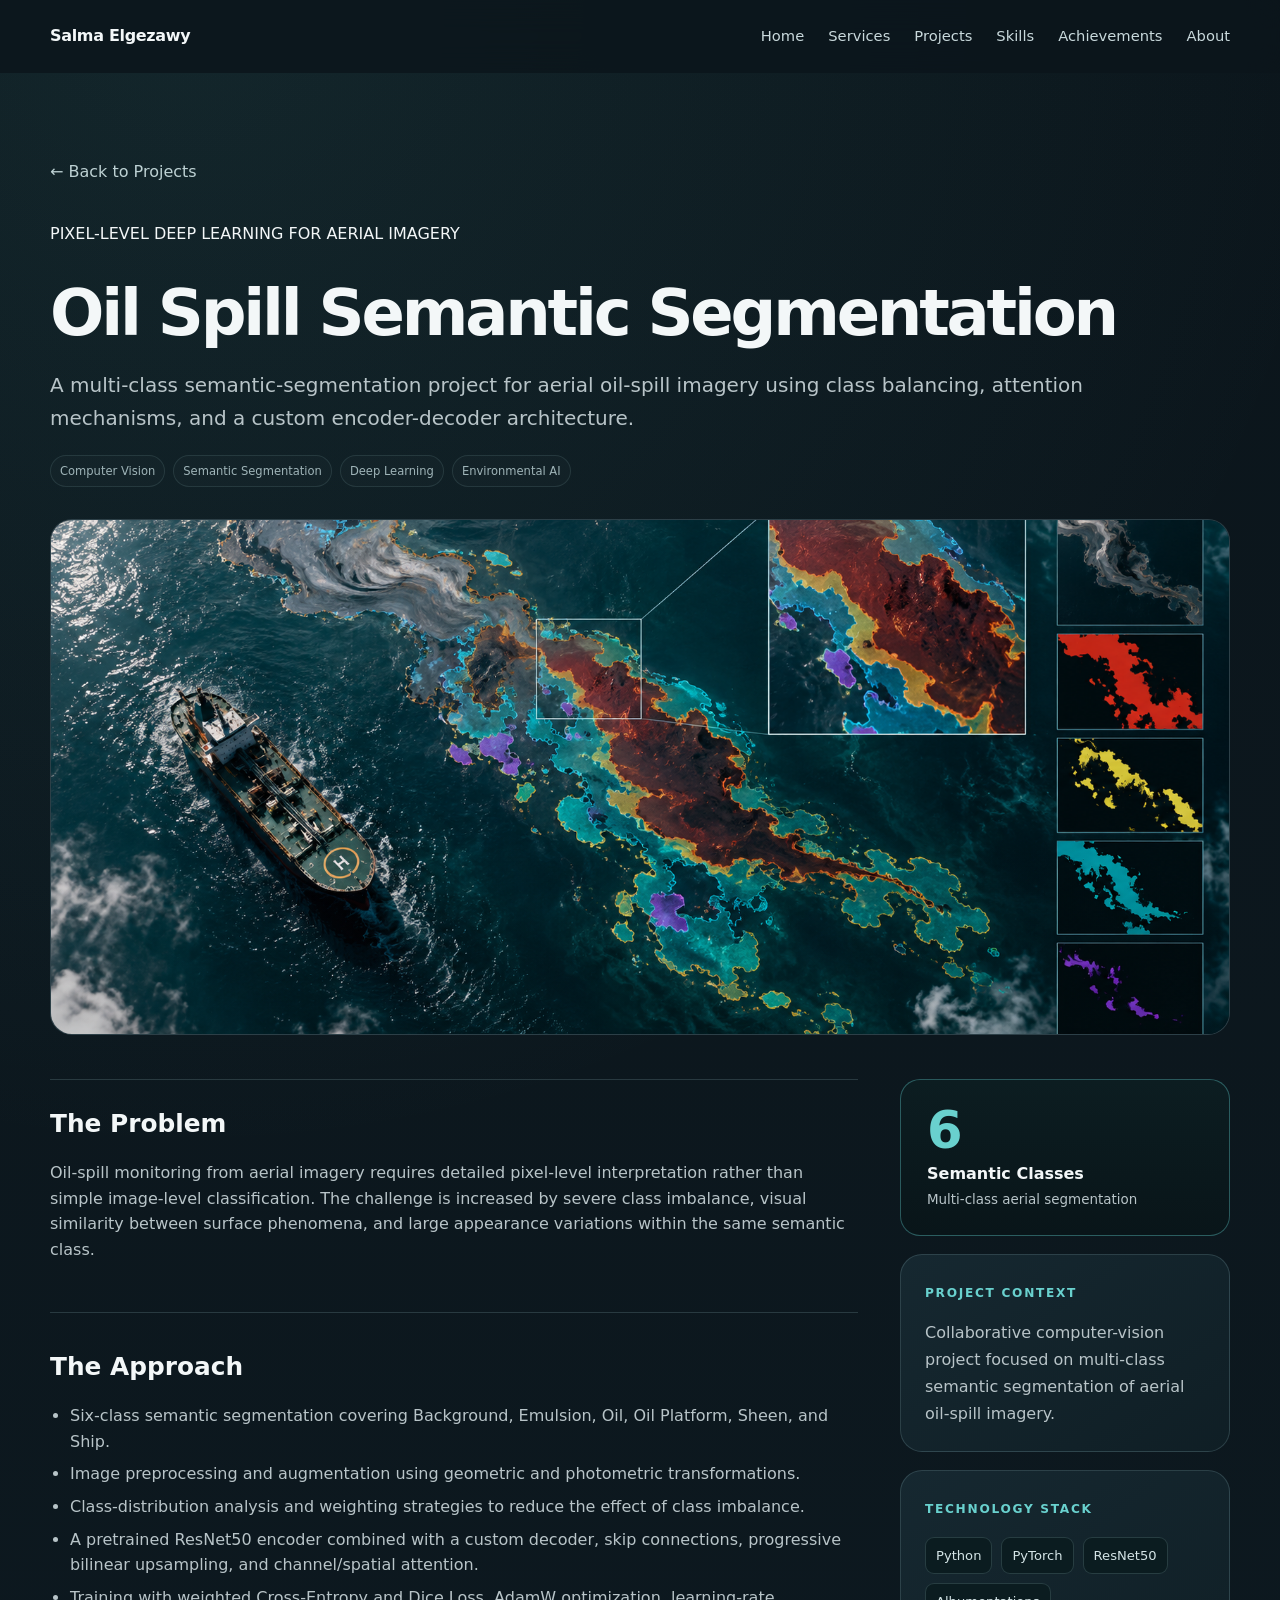
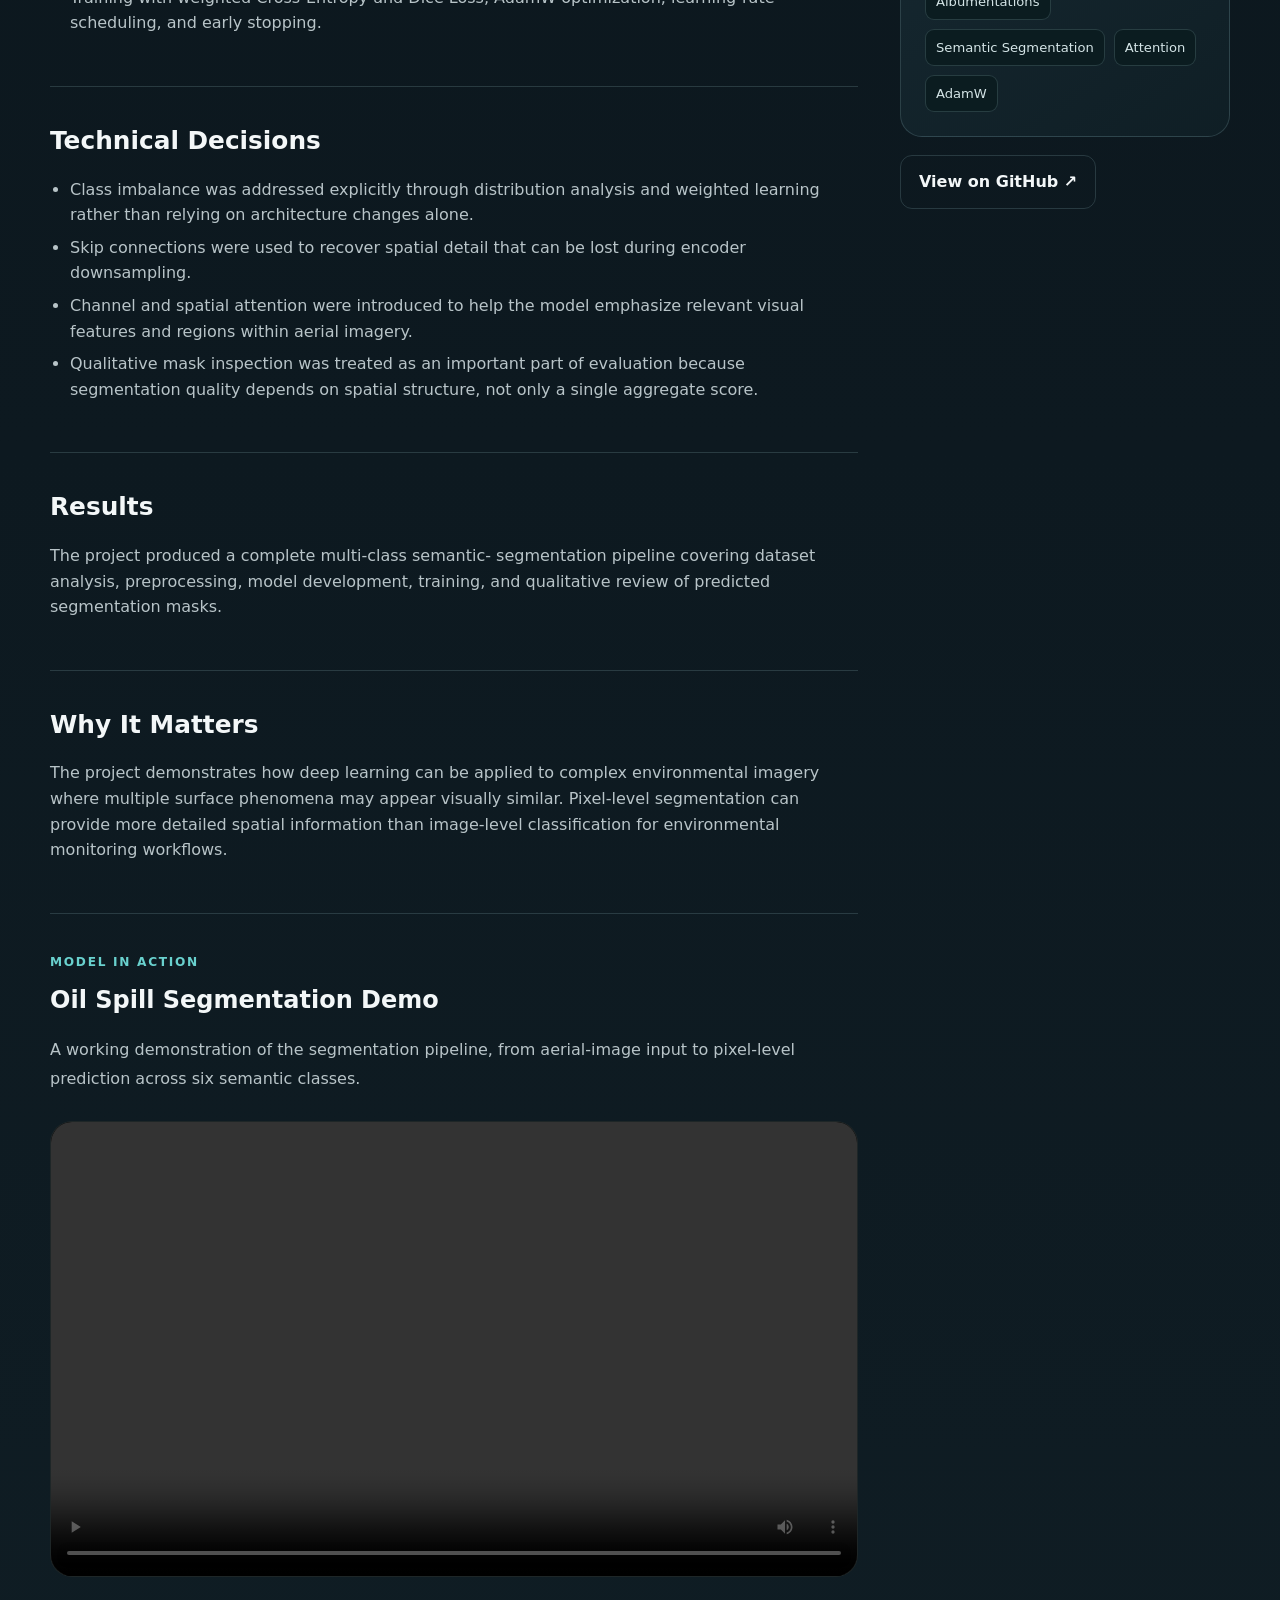
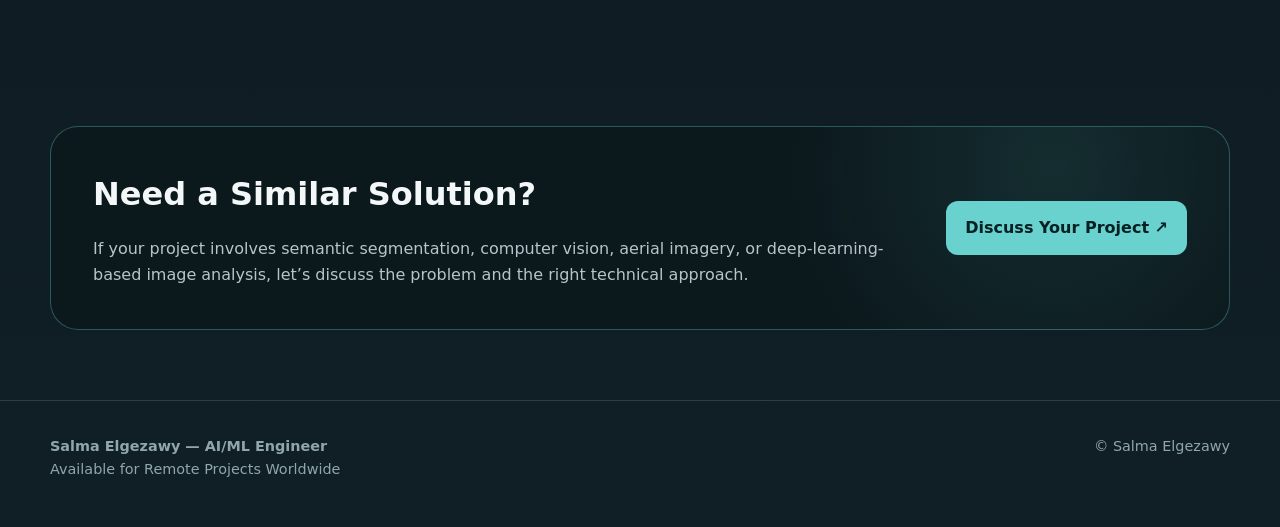
<file: projects/oil-spill-segmentation.html>
<!doctype html>
<html lang="en">

<head>

    <meta charset="utf-8">
    <meta name="viewport" content="width=device-width, initial-scale=1">

    <title>
        Oil Spill Semantic Segmentation | Salma Elgezawy
    </title>

    <meta
        name="description"
        content="A multi-class semantic-segmentation project for aerial oil-spill imagery using class balancing, attention mechanisms, and an encoder-decoder deep learning architecture."
    >

    <meta
        property="og:title"
        content="Oil Spill Semantic Segmentation | Salma Elgezawy"
    >

    <meta
        property="og:description"
        content="A multi-class semantic-segmentation project for aerial oil-spill imagery using class balancing, attention mechanisms, and an encoder-decoder deep learning architecture."
    >

    <meta property="og:type" content="website">
    <meta name="theme-color" content="#071013">

    <link rel="stylesheet" href="../assets/style.css">

</head>


<body>


<!-- =========================
     Navigation
========================= -->

<nav class="nav">

    <div class="container nav-inner">

        <a class="brand" href="../index.html#home">
            Salma Elgezawy
        </a>

        <button class="menu-btn" aria-label="Toggle navigation">
            Menu
        </button>

        <div class="nav-links">

            <a href="../index.html#home">Home</a>
            <a href="../index.html#services">Services</a>
            <a href="../index.html#projects">Projects</a>
            <a href="../index.html#skills">Skills</a>
            <a href="../index.html#achievements">Achievements</a>
            <a href="../index.html#about">About</a>

        </div>

    </div>

</nav>


<main>


<!-- =========================
     Case Study Header
========================= -->

<section class="case-head oil-case-head">

    <div class="container">


        <div class="oil-header-meta">

            <a class="back" href="../index.html#projects">
                ← Back to Projects
            </a>

            <span class="case-eyebrow">
                PIXEL-LEVEL DEEP LEARNING FOR AERIAL IMAGERY
            </span>

        </div>


        <h1>
            Oil Spill Semantic Segmentation
        </h1>


        <p class="lead case-lead">
            A multi-class semantic-segmentation project for aerial oil-spill
            imagery using class balancing, attention mechanisms, and a custom
            encoder-decoder architecture.
        </p>


        <div class="tags">

            <span class="tag">
                Computer Vision
            </span>

            <span class="tag">
                Semantic Segmentation
            </span>

            <span class="tag">
                Deep Learning
            </span>

            <span class="tag">
                Environmental AI
            </span>

        </div>


        <!-- Main Project Visual -->

        <div class="case-visual cover oil-cover">

            <img
                src="../assets/Oil_Spill.png"
                alt="Oil spill semantic segmentation project cover"
            >

        </div>


    </div>

</section>



<!-- =========================
     Case Study Content
========================= -->

<section class="section oil-case-content">

    <div class="container case-layout">


        <!-- Main Content -->

        <div>


            <!-- Problem -->

            <section class="case-section">

                <h2>
                    The Problem
                </h2>

                <p class="muted">
                    Oil-spill monitoring from aerial imagery requires detailed
                    pixel-level interpretation rather than simple image-level
                    classification. The challenge is increased by severe class
                    imbalance, visual similarity between surface phenomena, and
                    large appearance variations within the same semantic class.
                </p>

            </section>



            <!-- Approach -->

            <section class="case-section">

                <h2>
                    The Approach
                </h2>

                <ul>

                    <li>
                        Six-class semantic segmentation covering Background,
                        Emulsion, Oil, Oil Platform, Sheen, and Ship.
                    </li>

                    <li>
                        Image preprocessing and augmentation using geometric
                        and photometric transformations.
                    </li>

                    <li>
                        Class-distribution analysis and weighting strategies
                        to reduce the effect of class imbalance.
                    </li>

                    <li>
                        A pretrained ResNet50 encoder combined with a custom
                        decoder, skip connections, progressive bilinear
                        upsampling, and channel/spatial attention.
                    </li>

                    <li>
                        Training with weighted Cross-Entropy and Dice Loss,
                        AdamW optimization, learning-rate scheduling,
                        and early stopping.
                    </li>

                </ul>

            </section>



            <!-- Technical Decisions -->

            <section class="case-section">

                <h2>
                    Technical Decisions
                </h2>

                <ul>

                    <li>
                        Class imbalance was addressed explicitly through
                        distribution analysis and weighted learning rather
                        than relying on architecture changes alone.
                    </li>

                    <li>
                        Skip connections were used to recover spatial detail
                        that can be lost during encoder downsampling.
                    </li>

                    <li>
                        Channel and spatial attention were introduced to help
                        the model emphasize relevant visual features and
                        regions within aerial imagery.
                    </li>

                    <li>
                        Qualitative mask inspection was treated as an important
                        part of evaluation because segmentation quality depends
                        on spatial structure, not only a single aggregate score.
                    </li>

                </ul>

            </section>



            <!-- Results -->

            <section class="case-section">

                <h2>
                    Results
                </h2>

                <p class="muted">
                    The project produced a complete multi-class semantic-
                    segmentation pipeline covering dataset analysis,
                    preprocessing, model development, training, and qualitative
                    review of predicted segmentation masks.
                </p>

            </section>



            <!-- Why It Matters -->

            <section class="case-section">

                <h2>
                    Why It Matters
                </h2>

                <p class="muted">
                    The project demonstrates how deep learning can be applied
                    to complex environmental imagery where multiple surface
                    phenomena may appear visually similar. Pixel-level
                    segmentation can provide more detailed spatial information
                    than image-level classification for environmental
                    monitoring workflows.
                </p>

            </section>



            <section class="oil-demo-section">
                <div class="section-heading">
                    <span class="eyebrow">MODEL IN ACTION</span>
                    <h2>Oil Spill Segmentation Demo</h2>
                    <p>
                    A working demonstration of the segmentation pipeline, from aerial-image
                    input to pixel-level prediction across six semantic classes.
                    </p>
                </div>

                <div class="oil-demo-video">
                    <video controls preload="metadata">
                    <source src="../assets/videos/Oill Spill.mp4" type="video/mp4">
                    Your browser does not support the video tag.
                    </video>
                </div>
            </section>


        </div>



        <!-- =========================
             Sidebar
        ========================= -->

        <aside class="sidebar">


            <!-- Project Scope -->

            <div class="metric oil-metric">

                <strong>
                    6
                </strong>

                <span class="oil-metric-title">
                    Semantic Classes
                </span>

                <span class="oil-metric-sub">
                    Multi-class aerial segmentation
                </span>

            </div>



            <!-- Project Context -->

            <div class="card">

                <span class="eyebrow">
                    Project Context
                </span>

                <p class="muted oil-context">
                    Collaborative computer-vision project focused on
                    multi-class semantic segmentation of aerial oil-spill imagery.
                </p>

            </div>



            <!-- Technology Stack -->

            <div class="card">

                <span class="eyebrow">
                    Technology Stack
                </span>

                <div class="chips">

                    <span class="chip">Python</span>
                    <span class="chip">PyTorch</span>
                    <span class="chip">ResNet50</span>
                    <span class="chip">Albumentations</span>
                    <span class="chip">Semantic Segmentation</span>
                    <span class="chip">Attention</span>
                    <span class="chip">AdamW</span>

                </div>

            </div>



            <!-- GitHub -->

            <div class="oil-github">

                <a
                    class="btn btn-secondary"
                    href="https://github.com/sagdaesmat/oil-spill-semantic-segmentation"
                    target="_blank"
                    rel="noopener"
                >
                    View on GitHub ↗
                </a>

            </div>


        </aside>


    </div>

</section>



<!-- =========================
     CTA
========================= -->

<section class="section case-cta-section">

    <div class="container">

        <div class="cta">


            <div class="cta-copy">

                <h2>
                    Need a Similar Solution?
                </h2>

                <p class="muted">
                    If your project involves semantic segmentation,
                    computer vision, aerial imagery, or deep-learning-based
                    image analysis, let’s discuss the problem and the right
                    technical approach.
                </p>

            </div>


            <a
                class="btn btn-primary"
                href="https://golance.com/freelancer/salma.elgezawy"
                target="_blank"
                rel="noopener"
            >
                Discuss Your Project ↗
            </a>


        </div>

    </div>

</section>


</main>



<!-- =========================
     Footer
========================= -->

<footer class="footer">

    <div class="container footer-inner">

        <div>

            <strong>
                Salma Elgezawy — AI/ML Engineer
            </strong>

            <br>

            Available for Remote Projects Worldwide

        </div>

        <div>
            © Salma Elgezawy
        </div>

    </div>

</footer>


<script src="../assets/site.js"></script>


</body>
</html>
</file>
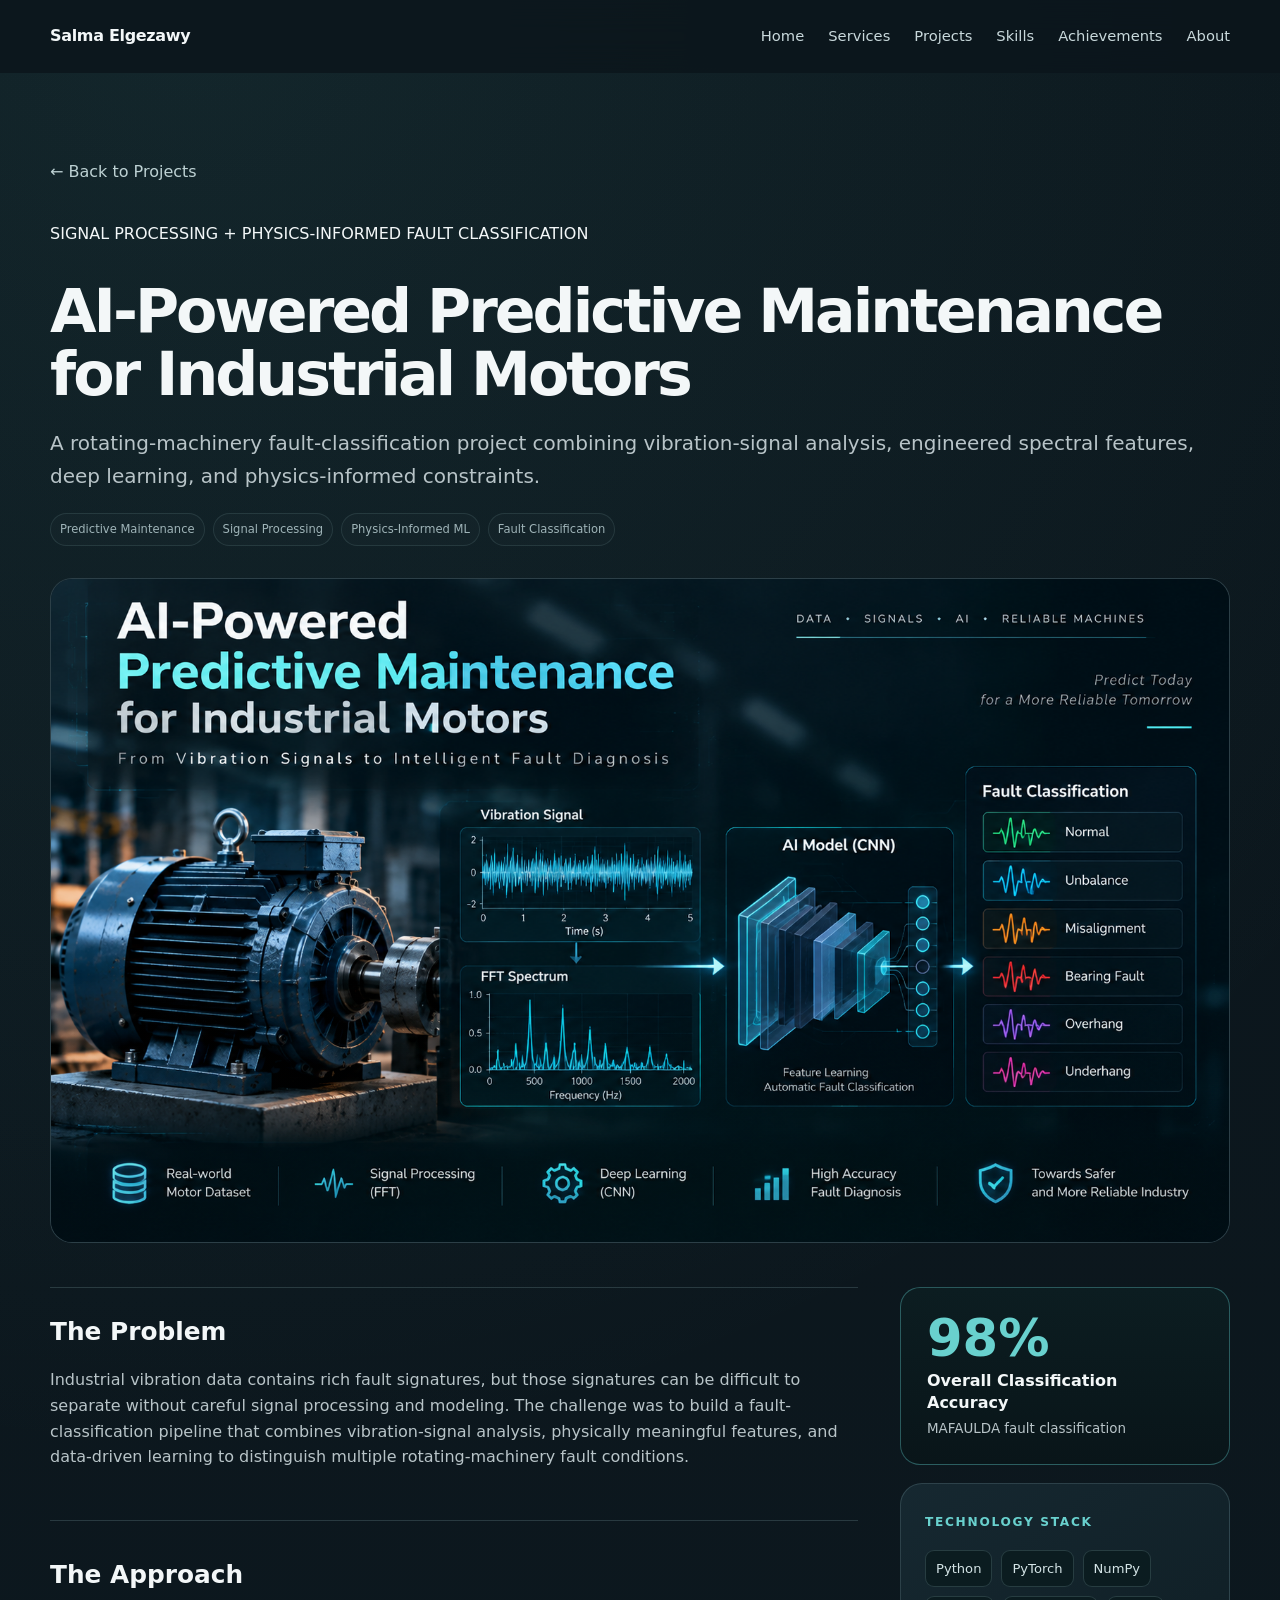
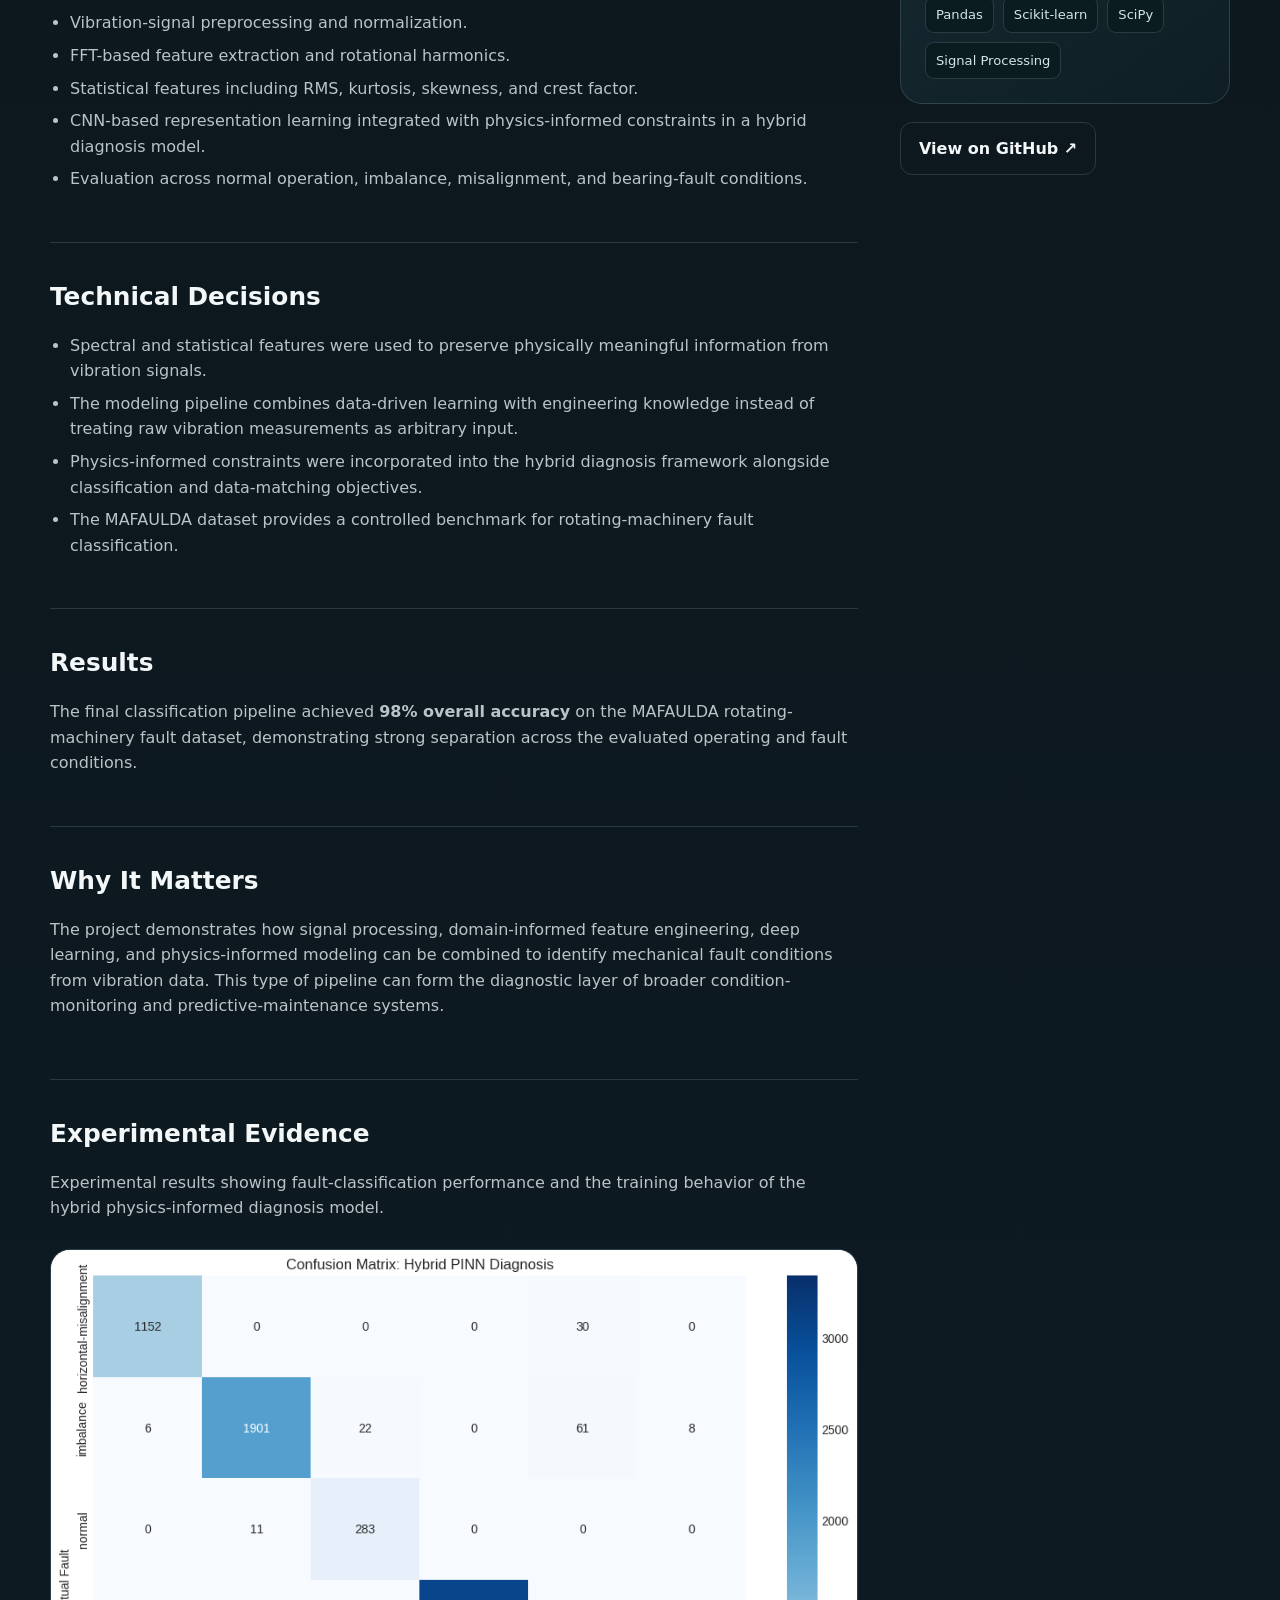
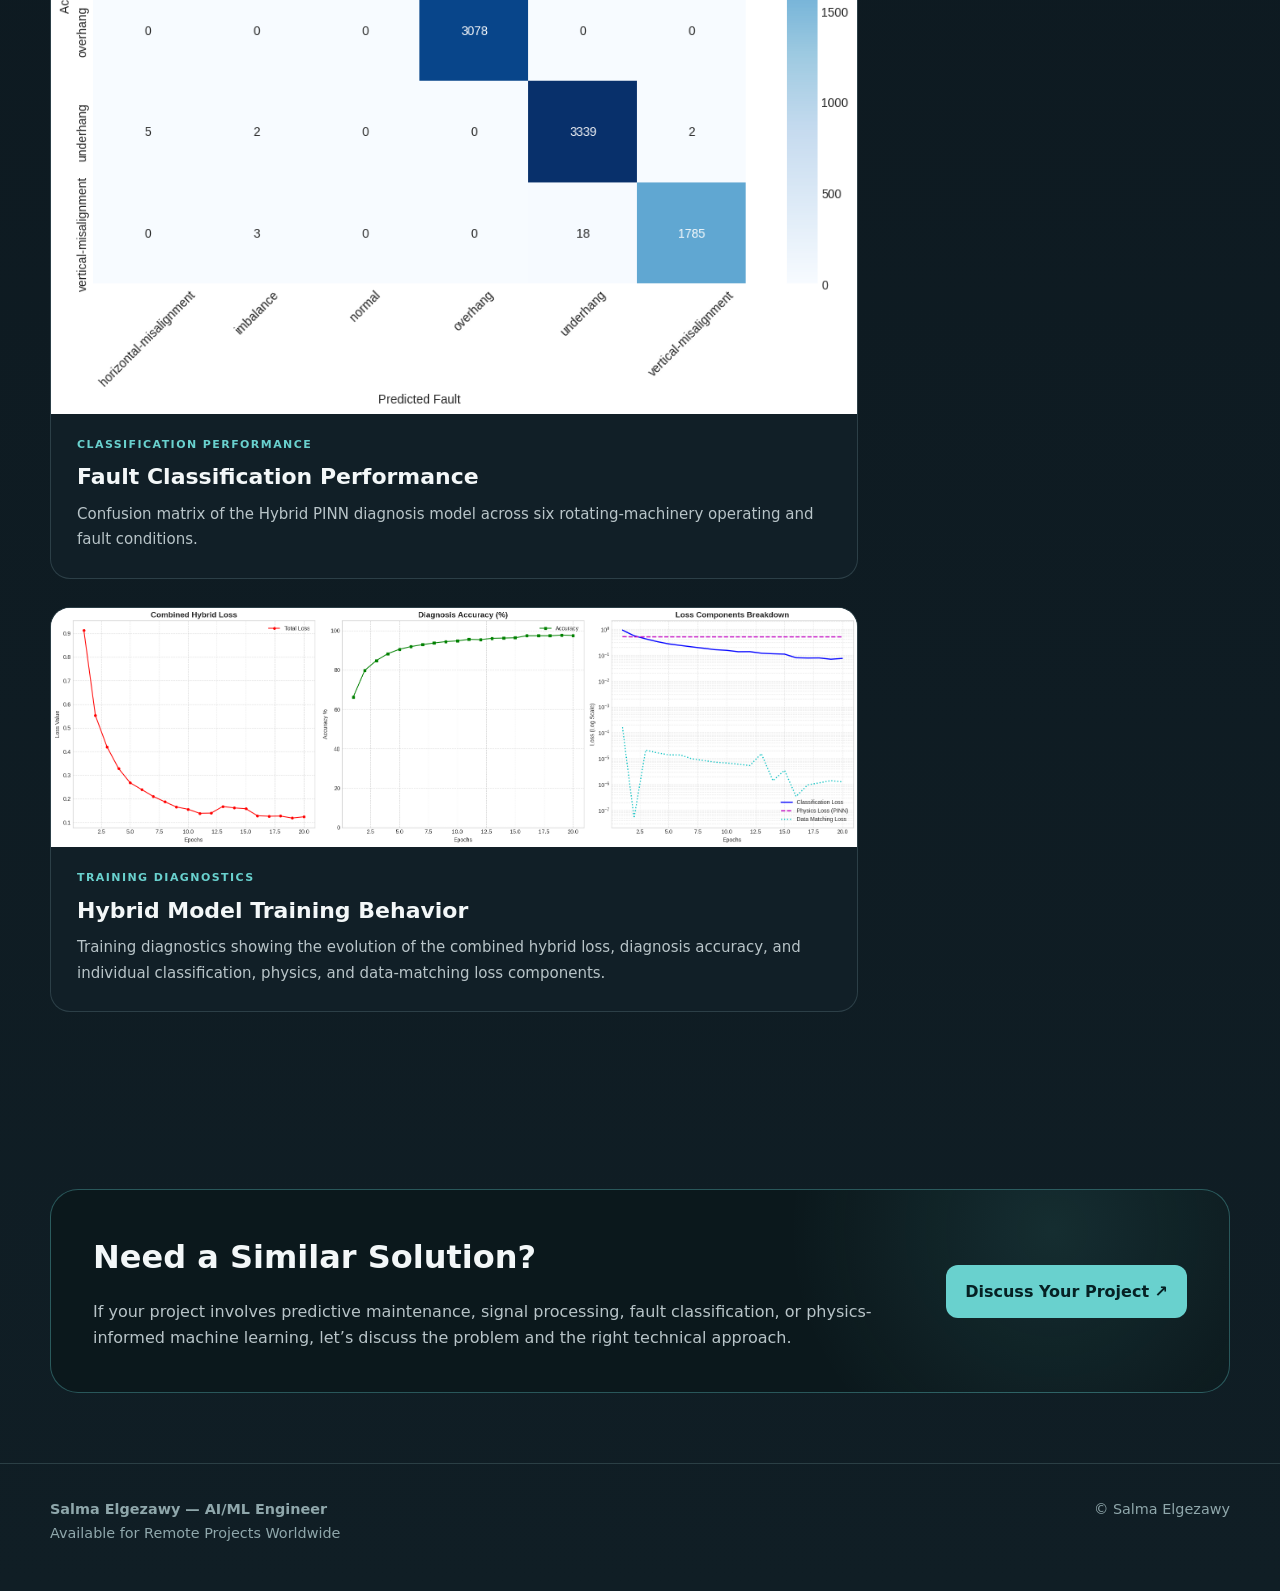
<file: projects/predictive-maintenance.html>
<!doctype html>
<html lang="en">

<head>

    <meta charset="utf-8">
    <meta name="viewport" content="width=device-width, initial-scale=1">

    <title>
        AI-Powered Predictive Maintenance for Industrial Motors | Salma Elgezawy
    </title>

    <meta
        name="description"
        content="A rotating-machinery fault-classification project combining vibration-signal analysis, engineered spectral features, deep learning, and physics-informed constraints."
    >

    <meta
        property="og:title"
        content="AI-Powered Predictive Maintenance for Industrial Motors | Salma Elgezawy"
    >

    <meta
        property="og:description"
        content="A rotating-machinery fault-classification project combining vibration-signal analysis, engineered spectral features, deep learning, and physics-informed constraints."
    >

    <meta property="og:type" content="website">
    <meta name="theme-color" content="#071013">

    <link rel="stylesheet" href="../assets/style.css">

</head>


<body>


<!-- =========================
     Navigation
========================= -->

<nav class="nav">

    <div class="container nav-inner">

        <a class="brand" href="../index.html#home">
            Salma Elgezawy
        </a>

        <button class="menu-btn" aria-label="Toggle navigation">
            Menu
        </button>

        <div class="nav-links">

            <a href="../index.html#home">
                Home
            </a>

            <a href="../index.html#services">
                Services
            </a>

            <a href="../index.html#projects">
                Projects
            </a>

            <a href="../index.html#skills">
                Skills
            </a>

            <a href="../index.html#achievements">
                Achievements
            </a>

            <a href="../index.html#about">
                About
            </a>

        </div>

    </div>

</nav>


<main>


<!-- =========================
     Case Study Header
========================= -->

<section class="case-head predictive-case-head">

    <div class="container">


        <div class="predictive-header-meta">

            <a class="back" href="../index.html#projects">
                ← Back to Projects
            </a>

            <span class="case-eyebrow">
                SIGNAL PROCESSING + PHYSICS-INFORMED FAULT CLASSIFICATION
            </span>

        </div>


        <h1>
            AI-Powered Predictive Maintenance for Industrial Motors
        </h1>


        <p class="lead case-lead">
            A rotating-machinery fault-classification project combining
            vibration-signal analysis, engineered spectral features,
            deep learning, and physics-informed constraints.
        </p>


        <div class="tags">

            <span class="tag">
                Predictive Maintenance
            </span>

            <span class="tag">
                Signal Processing
            </span>

            <span class="tag">
                Physics-Informed ML
            </span>

            <span class="tag">
                Fault Classification
            </span>

        </div>


        <!-- Main Project Visual -->

        <div class="case-visual cover predictive-cover">

            <img
                src="../assets/predictive_model.png"
                alt="AI-powered predictive maintenance for industrial motors"
            >

        </div>


    </div>

</section>



<!-- =========================
     Case Study Content
========================= -->

<section class="section predictive-case-content">

    <div class="container case-layout">


        <!-- Main Content -->

        <div>


            <!-- =========================
                 Problem
            ========================= -->

            <section class="case-section">

                <h2>
                    The Problem
                </h2>

                <p class="muted">
                    Industrial vibration data contains rich fault signatures,
                    but those signatures can be difficult to separate without
                    careful signal processing and modeling. The challenge was
                    to build a fault-classification pipeline that combines
                    vibration-signal analysis, physically meaningful features,
                    and data-driven learning to distinguish multiple
                    rotating-machinery fault conditions.
                </p>

            </section>



            <!-- =========================
                 Approach
            ========================= -->

            <section class="case-section">

                <h2>
                    The Approach
                </h2>

                <ul>

                    <li>
                        Vibration-signal preprocessing and normalization.
                    </li>

                    <li>
                        FFT-based feature extraction and rotational harmonics.
                    </li>

                    <li>
                        Statistical features including RMS, kurtosis,
                        skewness, and crest factor.
                    </li>

                    <li>
                        CNN-based representation learning integrated with
                        physics-informed constraints in a hybrid diagnosis model.
                    </li>

                    <li>
                        Evaluation across normal operation, imbalance,
                        misalignment, and bearing-fault conditions.
                    </li>

                </ul>

            </section>



            <!-- =========================
                 Technical Decisions
            ========================= -->

            <section class="case-section">

                <h2>
                    Technical Decisions
                </h2>

                <ul>

                    <li>
                        Spectral and statistical features were used to preserve
                        physically meaningful information from vibration signals.
                    </li>

                    <li>
                        The modeling pipeline combines data-driven learning with
                        engineering knowledge instead of treating raw vibration
                        measurements as arbitrary input.
                    </li>

                    <li>
                        Physics-informed constraints were incorporated into the
                        hybrid diagnosis framework alongside classification
                        and data-matching objectives.
                    </li>

                    <li>
                        The MAFAULDA dataset provides a controlled benchmark
                        for rotating-machinery fault classification.
                    </li>

                </ul>

            </section>



            <!-- =========================
                 Results
            ========================= -->

            <section class="case-section">

                <h2>
                    Results
                </h2>

                <p class="muted">
                    The final classification pipeline achieved
                    <strong>98% overall accuracy</strong> on the MAFAULDA
                    rotating-machinery fault dataset, demonstrating strong
                    separation across the evaluated operating and fault conditions.
                </p>

            </section>



            <!-- =========================
                 Why It Matters
            ========================= -->

            <section class="case-section">

                <h2>
                    Why It Matters
                </h2>

                <p class="muted">
                    The project demonstrates how signal processing,
                    domain-informed feature engineering, deep learning,
                    and physics-informed modeling can be combined to identify
                    mechanical fault conditions from vibration data. This type
                    of pipeline can form the diagnostic layer of broader
                    condition-monitoring and predictive-maintenance systems.
                </p>

            </section>



            <!-- =========================
                 Experimental Evidence
            ========================= -->

            <section class="case-section predictive-evidence">

                <h2>
                    Experimental Evidence
                </h2>

                <p class="muted evidence-intro">
                    Experimental results showing fault-classification
                    performance and the training behavior of the hybrid
                    physics-informed diagnosis model.
                </p>


                <!-- Confusion Matrix -->

                <figure class="predictive-evidence-card">

                    <img
                        src="../assets/predictive_confusion_matrix_png.png"
                        alt="Confusion matrix for the Hybrid PINN fault diagnosis model"
                    >

                    <figcaption>

                        <span class="evidence-label">
                            CLASSIFICATION PERFORMANCE
                        </span>

                        <h3>
                            Fault Classification Performance
                        </h3>

                        <p>
                            Confusion matrix of the Hybrid PINN diagnosis model
                            across six rotating-machinery operating and fault
                            conditions.
                        </p>

                    </figcaption>

                </figure>



                <!-- Training Diagnostics -->

                <figure class="predictive-evidence-card">

                    <img
                        src="../assets/predictive_loss.png"
                        alt="Training loss and diagnosis accuracy of the Hybrid PINN model"
                    >

                    <figcaption>

                        <span class="evidence-label">
                            TRAINING DIAGNOSTICS
                        </span>

                        <h3>
                            Hybrid Model Training Behavior
                        </h3>

                        <p>
                            Training diagnostics showing the evolution of the
                            combined hybrid loss, diagnosis accuracy, and
                            individual classification, physics, and
                            data-matching loss components.
                        </p>

                    </figcaption>

                </figure>


            </section>


        </div>



        <!-- =========================
             Sidebar
        ========================= -->

        <aside class="sidebar">


            <!-- Main Metric -->

            <div class="metric predictive-metric">

                <strong>
                    98%
                </strong>

                <span class="predictive-metric-title">
                    Overall Classification Accuracy
                </span>

                <span class="predictive-metric-sub">
                    MAFAULDA fault classification
                </span>

            </div>



            <!-- Technology Stack -->

            <div class="card">

                <span class="eyebrow">
                    Technology Stack
                </span>

                <div class="chips">

                    <span class="chip">
                        Python
                    </span>

                    <span class="chip">
                        PyTorch
                    </span>

                    <span class="chip">
                        NumPy
                    </span>

                    <span class="chip">
                        Pandas
                    </span>

                    <span class="chip">
                        Scikit-learn
                    </span>

                    <span class="chip">
                        SciPy
                    </span>

                    <span class="chip">
                        Signal Processing
                    </span>

                </div>

            </div>



            <!-- GitHub -->

            <div class="predictive-github">

                <a
                    class="btn btn-secondary"
                    href="https://github.com/SalmaElgezawy/AI-Powered-Predictive-Maintenance-for-Industrial-Motors"
                    target="_blank"
                    rel="noopener"
                >
                    View on GitHub ↗
                </a>

            </div>


        </aside>


    </div>

</section>



<!-- =========================
     CTA
========================= -->

<section class="section case-cta-section">

    <div class="container">

        <div class="cta">


            <div class="cta-copy">

                <h2>
                    Need a Similar Solution?
                </h2>

                <p class="muted">
                    If your project involves predictive maintenance,
                    signal processing, fault classification, or
                    physics-informed machine learning, let’s discuss
                    the problem and the right technical approach.
                </p>

            </div>


            <a
                class="btn btn-primary"
                href="https://golance.com/freelancer/salma.elgezawy"
                target="_blank"
                rel="noopener"
            >
                Discuss Your Project ↗
            </a>


        </div>

    </div>

</section>


</main>



<!-- =========================
     Footer
========================= -->

<footer class="footer">

    <div class="container footer-inner">

        <div>

            <strong>
                Salma Elgezawy — AI/ML Engineer
            </strong>

            <br>

            Available for Remote Projects Worldwide

        </div>

        <div>
            © Salma Elgezawy
        </div>

    </div>

</footer>


<script src="../assets/site.js"></script>


</body>
</html>
</file>
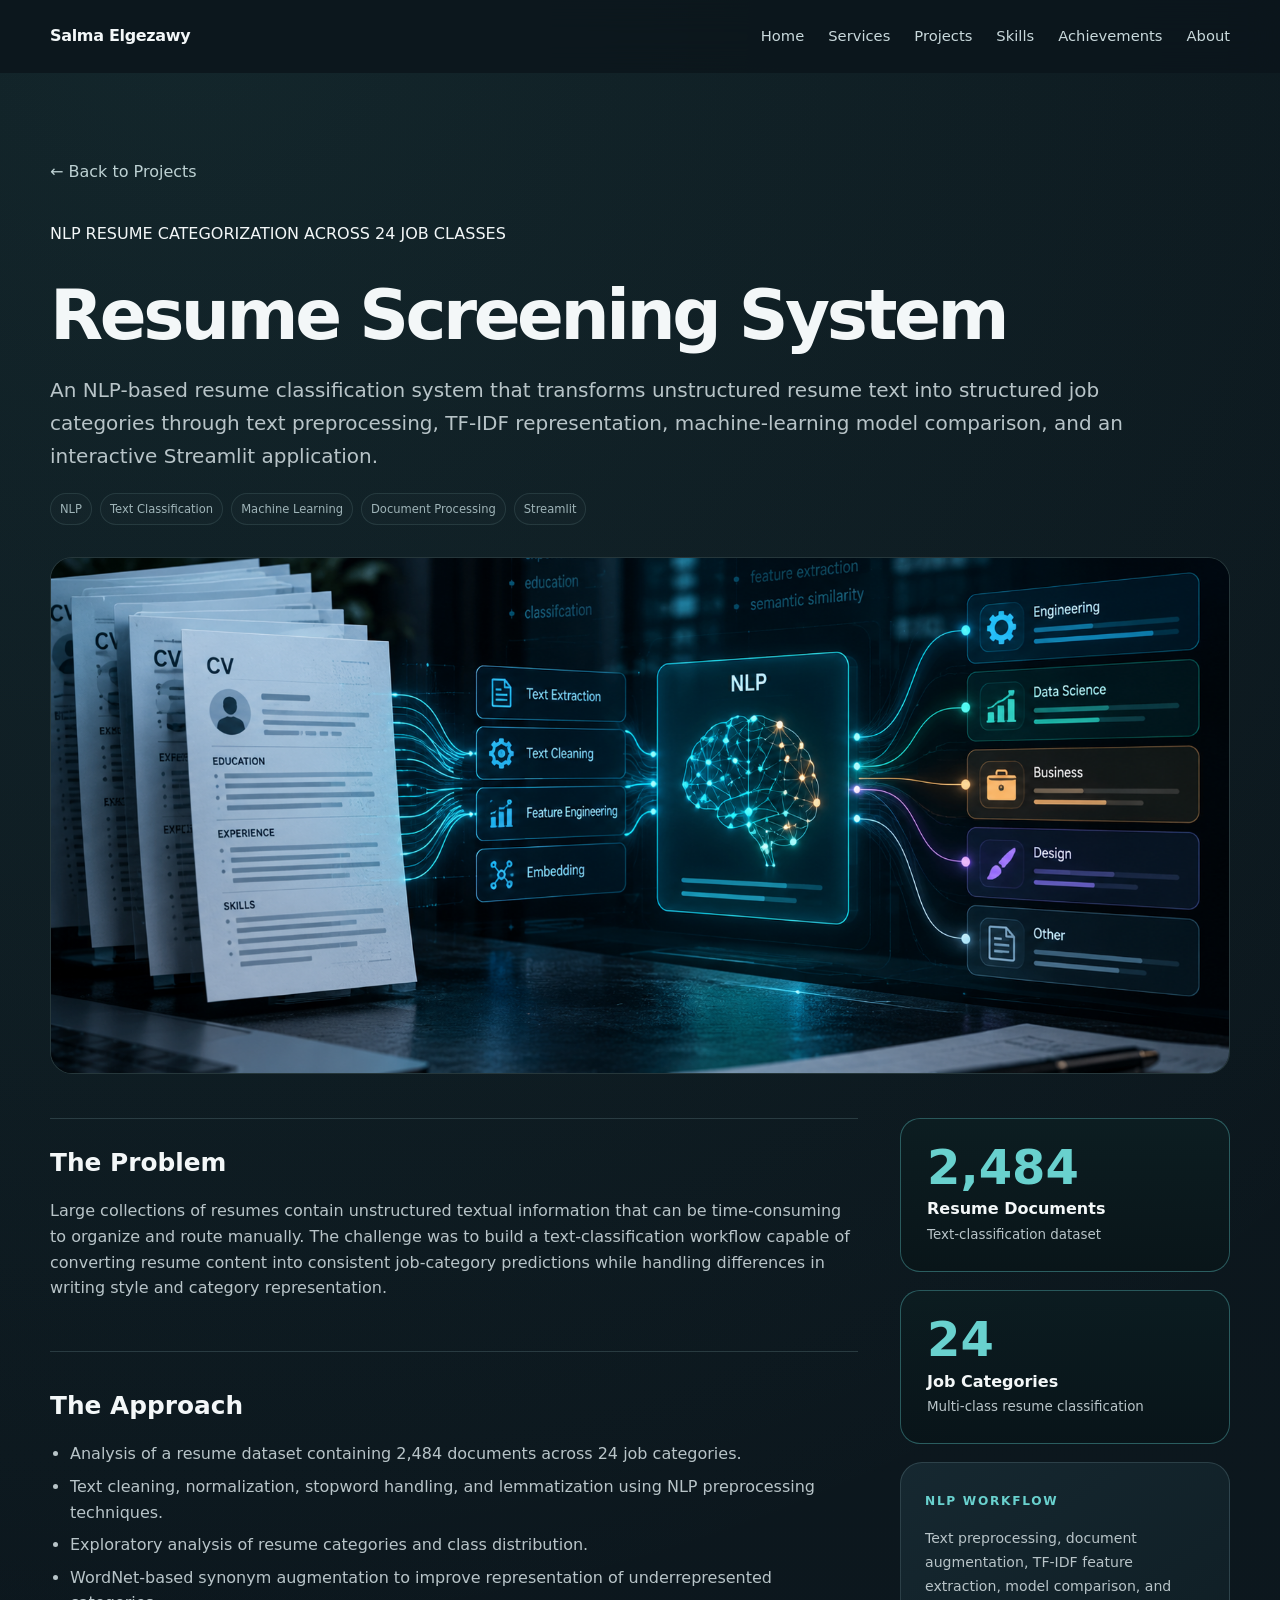
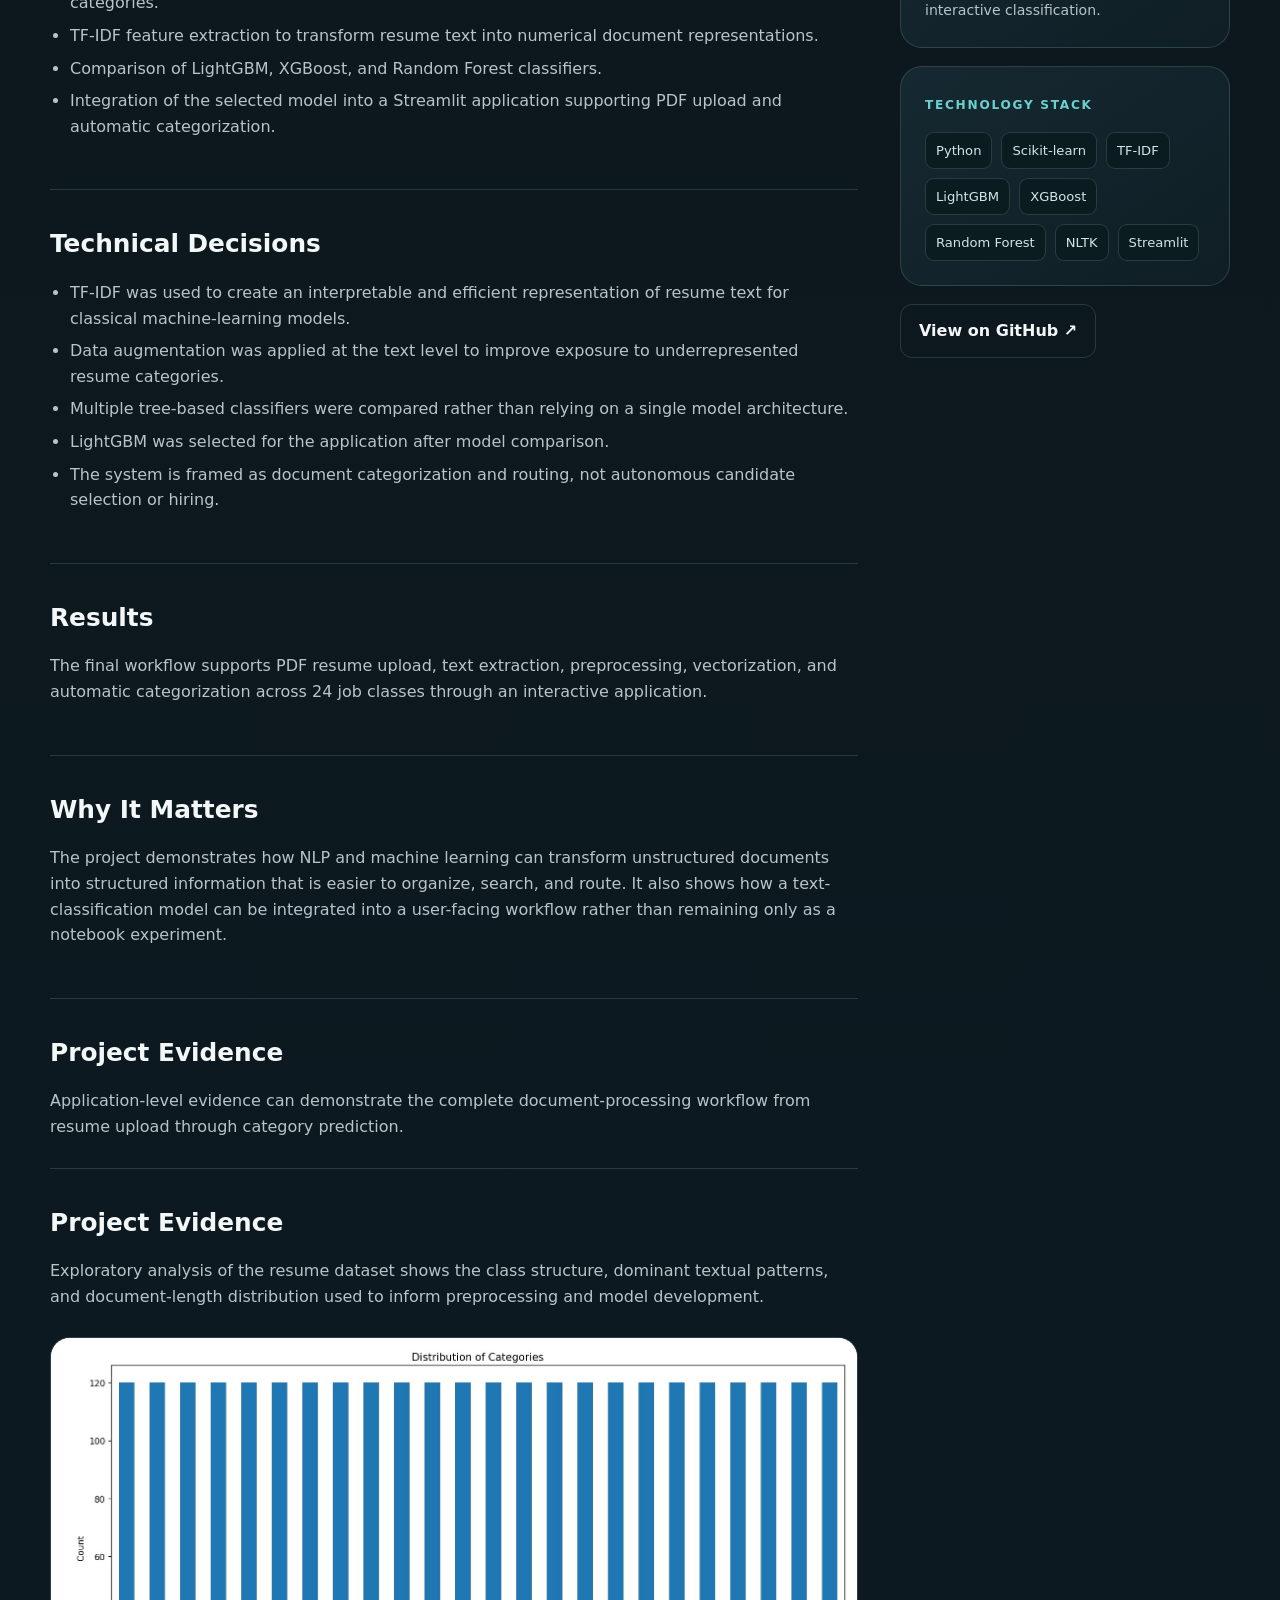
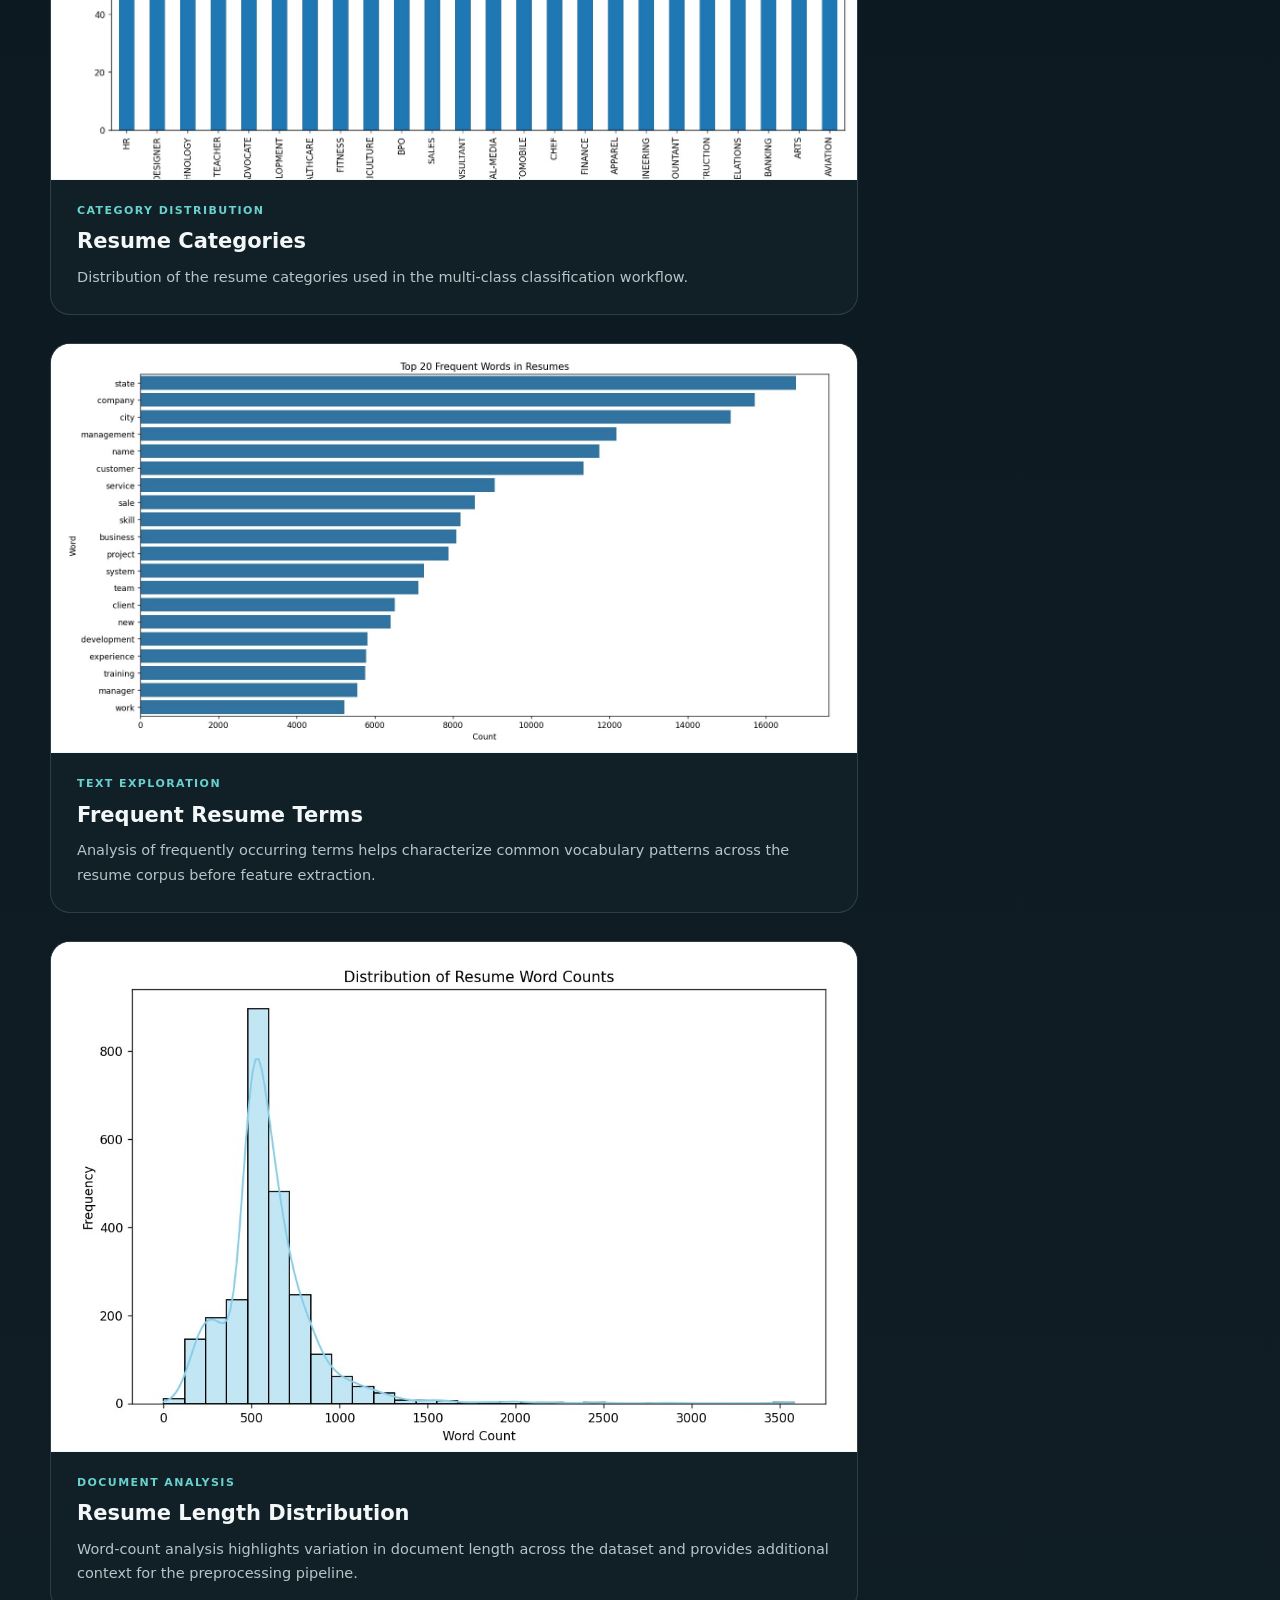
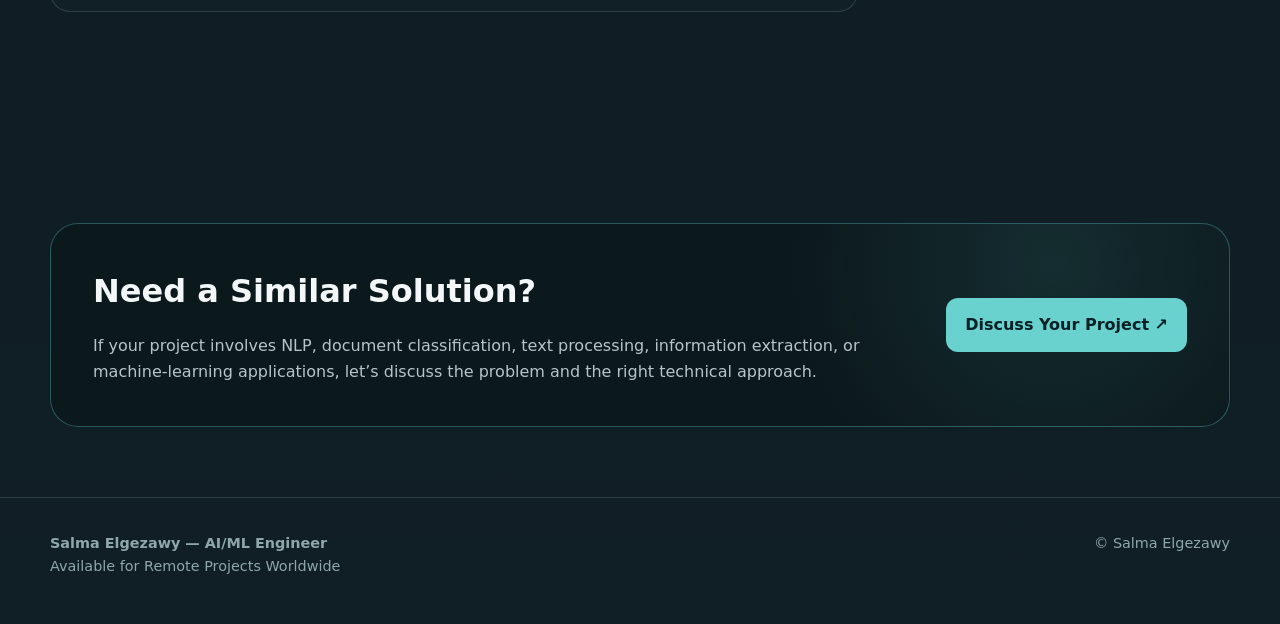
<file: projects/resume-screening.html>
<!doctype html>
<html lang="en">

<head>

    <meta charset="utf-8">
    <meta name="viewport" content="width=device-width, initial-scale=1">

    <title>Resume Screening System | Salma Elgezawy</title>

    <meta
        name="description"
        content="An NLP resume-classification system that cleans, represents, augments, and categorizes resumes across 24 job classes through an interactive Streamlit application."
    >

    <meta
        property="og:title"
        content="Resume Screening System | Salma Elgezawy"
    >

    <meta
        property="og:description"
        content="An NLP resume-classification system that cleans, represents, augments, and categorizes resumes across 24 job classes through an interactive Streamlit application."
    >

    <meta property="og:type" content="website">

    <meta name="theme-color" content="#071013">

    <link rel="stylesheet" href="../assets/style.css">

</head>


<body>


<!-- =========================
     Navigation
========================= -->

<nav class="nav">

    <div class="container nav-inner">

        <a class="brand" href="../index.html#home">
            Salma Elgezawy
        </a>

        <button class="menu-btn" aria-label="Toggle navigation">
            Menu
        </button>

        <div class="nav-links">

            <a href="../index.html#home">Home</a>
            <a href="../index.html#services">Services</a>
            <a href="../index.html#projects">Projects</a>
            <a href="../index.html#skills">Skills</a>
            <a href="../index.html#achievements">Achievements</a>
            <a href="../index.html#about">About</a>

        </div>

    </div>

</nav>



<main>


<!-- =========================
     Header
========================= -->

<section class="case-head resume-case-head">

    <div class="container">


        <div class="resume-header-meta">

            <a class="back" href="../index.html#projects">
                ← Back to Projects
            </a>

            <span class="case-eyebrow">
                NLP RESUME CATEGORIZATION ACROSS 24 JOB CLASSES
            </span>

        </div>


        <h1>
            Resume Screening System
        </h1>


        <p class="lead case-lead">

            An NLP-based resume classification system that transforms
            unstructured resume text into structured job categories through
            text preprocessing, TF-IDF representation, machine-learning model
            comparison, and an interactive Streamlit application.

        </p>


        <div class="tags">

            <span class="tag">NLP</span>
            <span class="tag">Text Classification</span>
            <span class="tag">Machine Learning</span>
            <span class="tag">Document Processing</span>
            <span class="tag">Streamlit</span>

        </div>


        <!-- Hero Cover -->

        <div class="case-visual resume-cover">

            <img
                src="../assets/cv.png"
                alt="Resume screening and NLP document classification project"
            >

        </div>


    </div>

</section>



<!-- =========================
     Main Content
========================= -->

<section class="section resume-case-content">

    <div class="container case-layout">


        <!-- Main Column -->

        <div>


            <!-- Problem -->

            <section class="case-section">

                <h2>The Problem</h2>

                <p class="muted">

                    Large collections of resumes contain unstructured textual
                    information that can be time-consuming to organize and route
                    manually. The challenge was to build a text-classification
                    workflow capable of converting resume content into consistent
                    job-category predictions while handling differences in
                    writing style and category representation.

                </p>

            </section>



            <!-- Approach -->

            <section class="case-section">

                <h2>The Approach</h2>

                <ul>

                    <li>
                        Analysis of a resume dataset containing 2,484 documents
                        across 24 job categories.
                    </li>

                    <li>
                        Text cleaning, normalization, stopword handling, and
                        lemmatization using NLP preprocessing techniques.
                    </li>

                    <li>
                        Exploratory analysis of resume categories and class
                        distribution.
                    </li>

                    <li>
                        WordNet-based synonym augmentation to improve
                        representation of underrepresented categories.
                    </li>

                    <li>
                        TF-IDF feature extraction to transform resume text into
                        numerical document representations.
                    </li>

                    <li>
                        Comparison of LightGBM, XGBoost, and Random Forest
                        classifiers.
                    </li>

                    <li>
                        Integration of the selected model into a Streamlit
                        application supporting PDF upload and automatic
                        categorization.
                    </li>

                </ul>

            </section>



            <!-- Technical Decisions -->

            <section class="case-section">

                <h2>Technical Decisions</h2>

                <ul>

                    <li>
                        TF-IDF was used to create an interpretable and efficient
                        representation of resume text for classical machine-learning
                        models.
                    </li>

                    <li>
                        Data augmentation was applied at the text level to improve
                        exposure to underrepresented resume categories.
                    </li>

                    <li>
                        Multiple tree-based classifiers were compared rather than
                        relying on a single model architecture.
                    </li>

                    <li>
                        LightGBM was selected for the application after model
                        comparison.
                    </li>

                    <li>
                        The system is framed as document categorization and routing,
                        not autonomous candidate selection or hiring.
                    </li>

                </ul>

            </section>



            <!-- Results -->

            <section class="case-section">

                <h2>Results</h2>

                <p class="muted">

                    The final workflow supports PDF resume upload, text
                    extraction, preprocessing, vectorization, and automatic
                    categorization across 24 job classes through an interactive
                    application.

                </p>

            </section>



            <!-- Why It Matters -->

            <section class="case-section">

                <h2>Why It Matters</h2>

                <p class="muted">

                    The project demonstrates how NLP and machine learning can
                    transform unstructured documents into structured information
                    that is easier to organize, search, and route. It also shows
                    how a text-classification model can be integrated into a
                    user-facing workflow rather than remaining only as a notebook
                    experiment.

                </p>

            </section>



            <!-- Experimental Evidence -->

            <section class="case-section resume-evidence">

                <h2>Project Evidence</h2>

                <p class="muted resume-evidence-intro">

                    Application-level evidence can demonstrate the complete
                    document-processing workflow from resume upload through
                    category prediction.

                </p>


                <!-- =========================
                    Project Evidence
                ========================= -->

                <section class="case-section resume-evidence">

                    <h2>Project Evidence</h2>

                    <p class="muted resume-evidence-intro">
                        Exploratory analysis of the resume dataset shows the class structure,
                        dominant textual patterns, and document-length distribution used to
                        inform preprocessing and model development.
                    </p>


                    <!-- Category Distribution -->

                    <figure class="resume-evidence-card">

                        <div class="resume-evidence-image">

                            <img
                                src="../assets/resume_categories_dist.jpg"
                                alt="Distribution of resume categories across the classification dataset"
                            >

                        </div>

                        <figcaption>

                            <span class="resume-evidence-label">
                                CATEGORY DISTRIBUTION
                            </span>

                            <h3>
                                Resume Categories
                            </h3>

                            <p>
                                Distribution of the resume categories used in the
                                multi-class classification workflow.
                            </p>

                        </figcaption>

                    </figure>


                    <!-- Frequent Words -->

                    <figure class="resume-evidence-card">

                        <div class="resume-evidence-image">

                            <img
                                src="../assets/resume_frequent_words.jpg"
                                alt="Most frequent words found across resume documents"
                            >

                        </div>

                        <figcaption>

                            <span class="resume-evidence-label">
                                TEXT EXPLORATION
                            </span>

                            <h3>
                                Frequent Resume Terms
                            </h3>

                            <p>
                                Analysis of frequently occurring terms helps characterize
                                common vocabulary patterns across the resume corpus before
                                feature extraction.
                            </p>

                        </figcaption>

                    </figure>


                    <!-- Word Count Distribution -->

                    <figure class="resume-evidence-card">

                        <div class="resume-evidence-image">

                            <img
                                src="../assets/resume_word_dist.jpg"
                                alt="Distribution of resume document word counts"
                            >

                        </div>

                        <figcaption>

                            <span class="resume-evidence-label">
                                DOCUMENT ANALYSIS
                            </span>

                            <h3>
                                Resume Length Distribution
                            </h3>

                            <p>
                                Word-count analysis highlights variation in document length
                                across the dataset and provides additional context for the
                                preprocessing pipeline.
                            </p>

                        </figcaption>

                    </figure>

                </section>


        </div>



        <!-- =========================
             Sidebar
        ========================= -->

        <aside class="sidebar">


            <!-- Dataset -->

            <div class="metric resume-metric">

                <strong>
                    2,484
                </strong>

                <span class="resume-metric-title">
                    Resume Documents
                </span>

                <span class="resume-metric-sub">
                    Text-classification dataset
                </span>

            </div>


            <!-- Categories -->

            <div class="metric resume-category-metric">

                <strong>
                    24
                </strong>

                <span class="resume-metric-title">
                    Job Categories
                </span>

                <span class="resume-metric-sub">
                    Multi-class resume classification
                </span>

            </div>



            <!-- Workflow -->

            <div class="card resume-context-card">

                <span class="eyebrow">
                    NLP Workflow
                </span>

                <p>

                    Text preprocessing, document augmentation, TF-IDF feature
                    extraction, model comparison, and interactive classification.

                </p>

            </div>



            <!-- Technology Stack -->

            <div class="card">

                <span class="eyebrow">
                    Technology Stack
                </span>

                <div class="chips">

                    <span class="chip">Python</span>

                    <span class="chip">Scikit-learn</span>

                    <span class="chip">TF-IDF</span>

                    <span class="chip">LightGBM</span>

                    <span class="chip">XGBoost</span>

                    <span class="chip">Random Forest</span>

                    <span class="chip">NLTK</span>

                    <span class="chip">Streamlit</span>

                </div>

            </div>



            <!-- GitHub -->

            <div class="resume-github">

                <a
                    class="btn btn-secondary"
                    href="https://github.com/SalmaElgezawy/Resume_Screening_System"
                    target="_blank"
                    rel="noopener"
                >
                    View on GitHub ↗
                </a>

            </div>


        </aside>


    </div>

</section>



<!-- =========================
     CTA
========================= -->

<section class="section case-cta-section">

    <div class="container">

        <div class="cta">


            <div class="cta-copy">

                <h2>
                    Need a Similar Solution?
                </h2>

                <p class="muted">

                    If your project involves NLP, document classification,
                    text processing, information extraction, or machine-learning
                    applications, let’s discuss the problem and the right
                    technical approach.

                </p>

            </div>


            <a
                class="btn btn-primary"
                href="https://golance.com/freelancer/salma.elgezawy"
                target="_blank"
                rel="noopener"
            >
                Discuss Your Project ↗
            </a>


        </div>

    </div>

</section>


</main>



<!-- =========================
     Footer
========================= -->

<footer class="footer">

    <div class="container footer-inner">

        <div>

            <strong>
                Salma Elgezawy — AI/ML Engineer
            </strong>

            <br>

            Available for Remote Projects Worldwide

        </div>

        <div>
            © Salma Elgezawy
        </div>

    </div>

</footer>


<script src="../assets/site.js"></script>


</body>

</html>
</file>
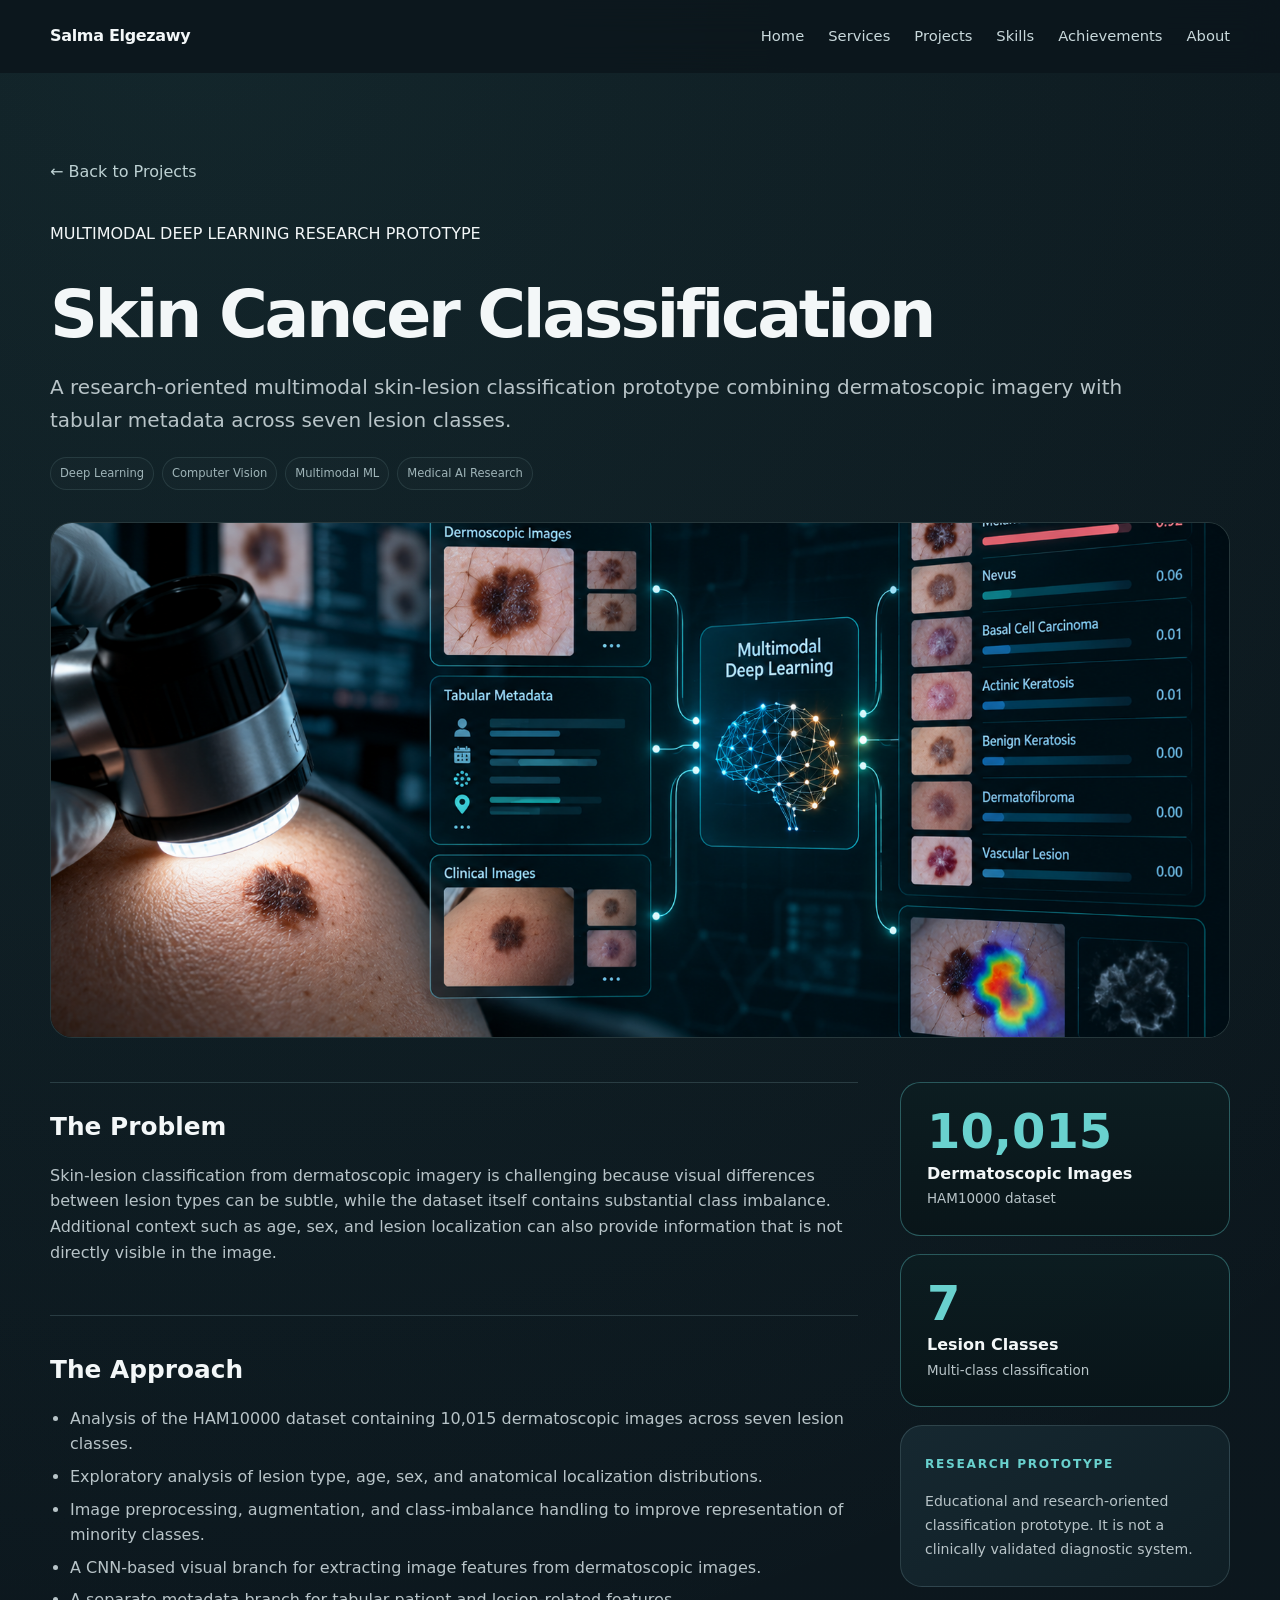
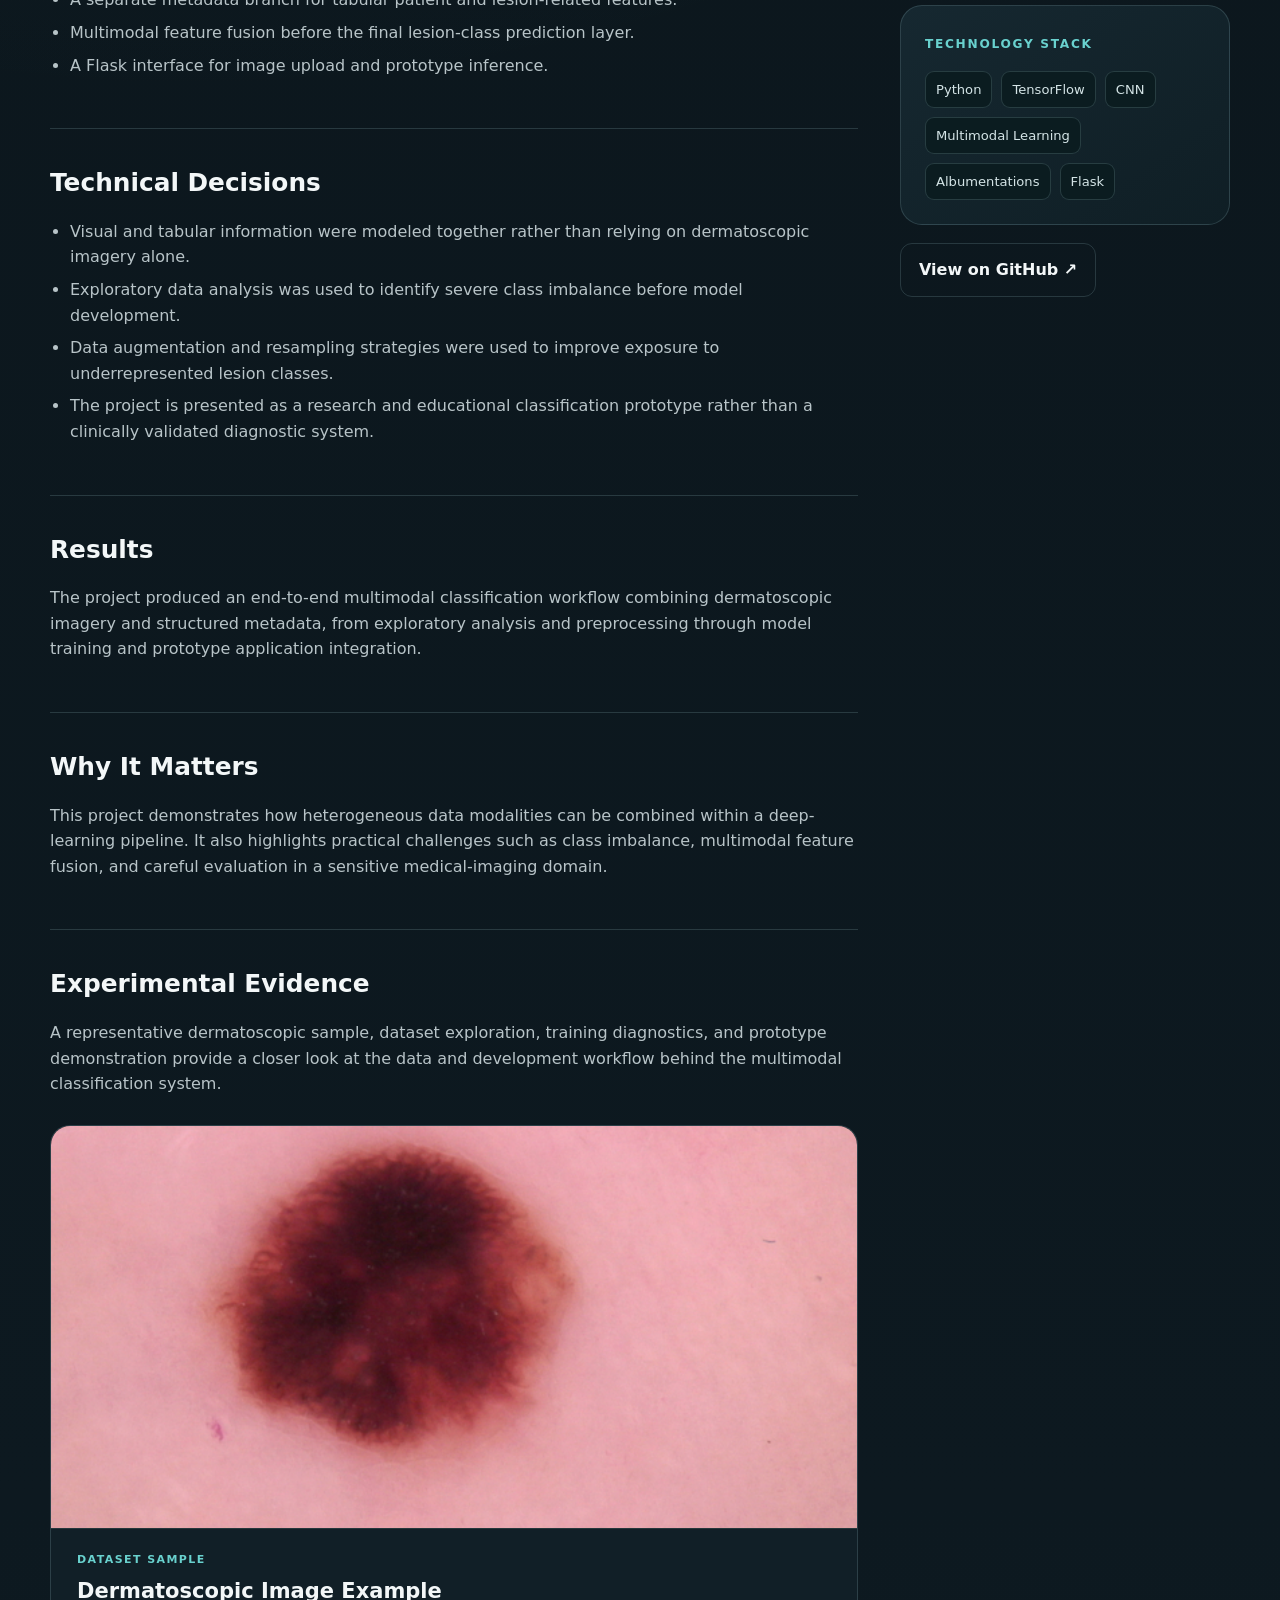
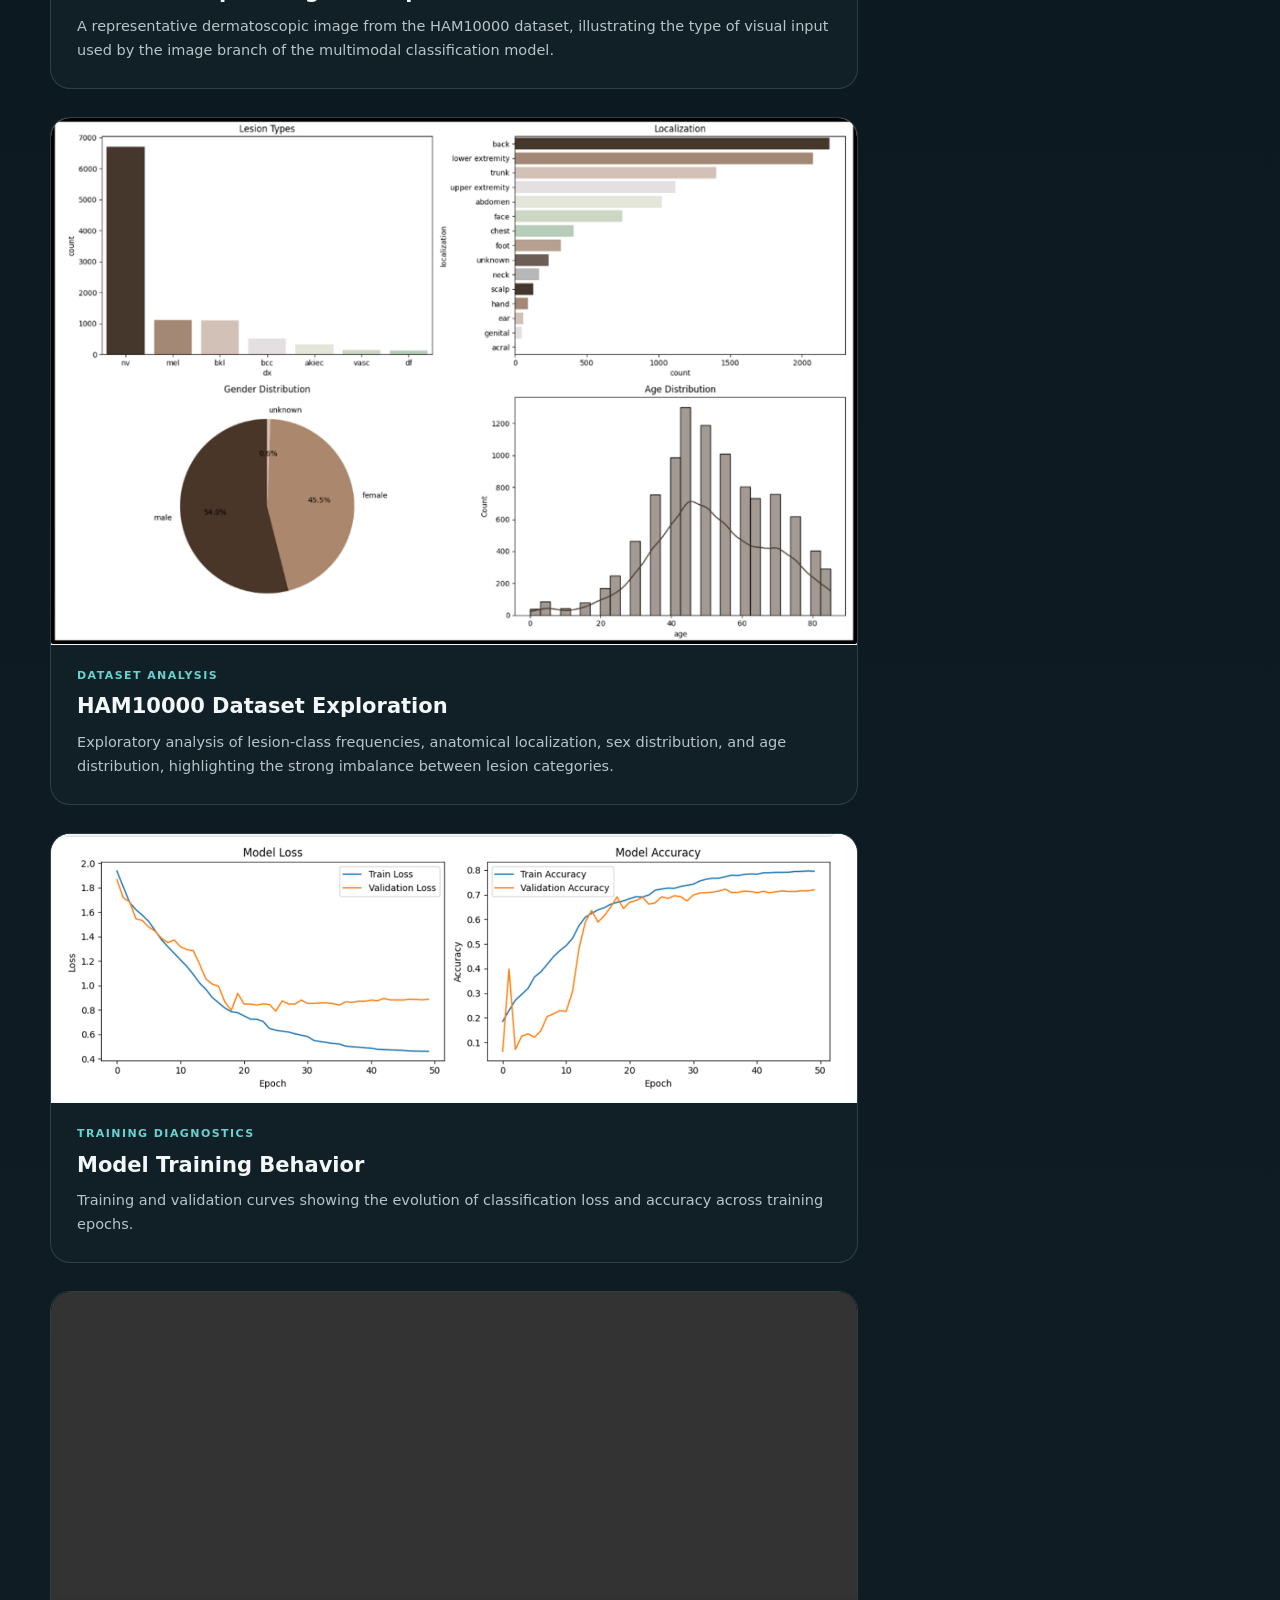
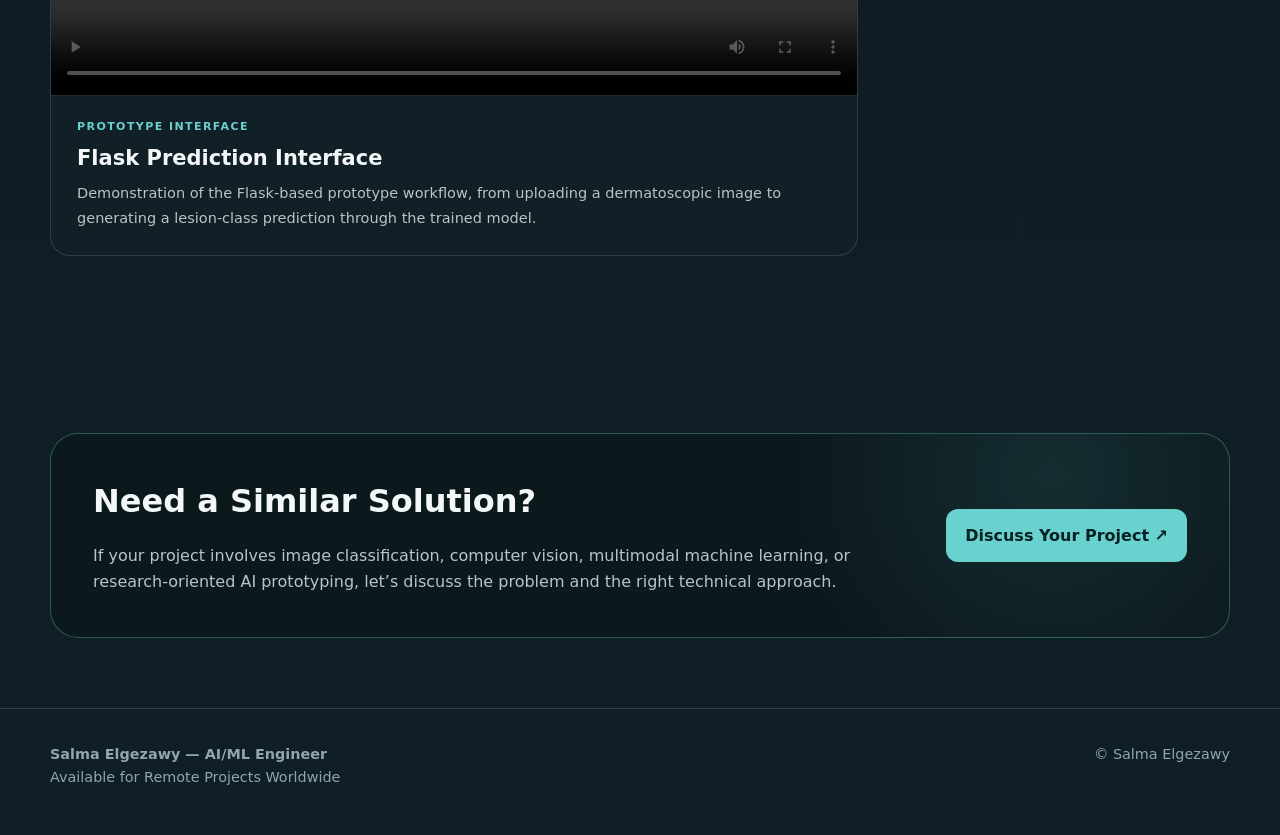
<file: projects/skin-cancer-classification.html>
<!doctype html>
<html lang="en">

<head>

    <meta charset="utf-8">
    <meta name="viewport" content="width=device-width, initial-scale=1">

    <title>
        Skin Cancer Classification | Salma Elgezawy
    </title>

    <meta
        name="description"
        content="A research-oriented multimodal skin-lesion classification prototype combining dermatoscopic imagery with tabular metadata across seven lesion classes."
    >

    <meta
        property="og:title"
        content="Skin Cancer Classification | Salma Elgezawy"
    >

    <meta
        property="og:description"
        content="A research-oriented multimodal skin-lesion classification prototype combining dermatoscopic imagery with tabular metadata across seven lesion classes."
    >

    <meta property="og:type" content="website">
    <meta name="theme-color" content="#071013">

    <link rel="stylesheet" href="../assets/style.css">

</head>


<body>


<!-- =========================
     Navigation
========================= -->

<nav class="nav">

    <div class="container nav-inner">

        <a class="brand" href="../index.html#home">
            Salma Elgezawy
        </a>

        <button class="menu-btn" aria-label="Toggle navigation">
            Menu
        </button>

        <div class="nav-links">

            <a href="../index.html#home">Home</a>
            <a href="../index.html#services">Services</a>
            <a href="../index.html#projects">Projects</a>
            <a href="../index.html#skills">Skills</a>
            <a href="../index.html#achievements">Achievements</a>
            <a href="../index.html#about">About</a>

        </div>

    </div>

</nav>


<main>


<!-- =========================
     Case Study Header
========================= -->

<section class="case-head skin-case-head">

    <div class="container">


        <div class="skin-header-meta">

            <a class="back" href="../index.html#projects">
                ← Back to Projects
            </a>

            <span class="case-eyebrow">
                MULTIMODAL DEEP LEARNING RESEARCH PROTOTYPE
            </span>

        </div>


        <h1>
            Skin Cancer Classification
        </h1>


        <p class="lead case-lead">
            A research-oriented multimodal skin-lesion classification prototype
            combining dermatoscopic imagery with tabular metadata across seven
            lesion classes.
        </p>


        <div class="tags">

            <span class="tag">
                Deep Learning
            </span>

            <span class="tag">
                Computer Vision
            </span>

            <span class="tag">
                Multimodal ML
            </span>

            <span class="tag">
                Medical AI Research
            </span>

        </div>


            <!-- Main Visual -->

            <div class="case-visual skin-cover">

                <img
                    src="../assets/skin_cancer.png"
                    alt="Dermatoscopic skin-lesion image from the HAM10000 dataset"
                >

            </div>


    </div>

</section>



<!-- =========================
     Case Study Content
========================= -->

<section class="section skin-case-content">

    <div class="container case-layout">


        <!-- Main Content -->

        <div>


            <!-- =========================
                 Problem
            ========================= -->

            <section class="case-section">

                <h2>
                    The Problem
                </h2>

                <p class="muted">
                    Skin-lesion classification from dermatoscopic imagery is
                    challenging because visual differences between lesion types
                    can be subtle, while the dataset itself contains substantial
                    class imbalance. Additional context such as age, sex, and
                    lesion localization can also provide information that is not
                    directly visible in the image.
                </p>

            </section>



            <!-- =========================
                 Approach
            ========================= -->

            <section class="case-section">

                <h2>
                    The Approach
                </h2>

                <ul>

                    <li>
                        Analysis of the HAM10000 dataset containing 10,015
                        dermatoscopic images across seven lesion classes.
                    </li>

                    <li>
                        Exploratory analysis of lesion type, age, sex, and
                        anatomical localization distributions.
                    </li>

                    <li>
                        Image preprocessing, augmentation, and class-imbalance
                        handling to improve representation of minority classes.
                    </li>

                    <li>
                        A CNN-based visual branch for extracting image features
                        from dermatoscopic images.
                    </li>

                    <li>
                        A separate metadata branch for tabular patient and
                        lesion-related features.
                    </li>

                    <li>
                        Multimodal feature fusion before the final lesion-class
                        prediction layer.
                    </li>

                    <li>
                        A Flask interface for image upload and prototype inference.
                    </li>

                </ul>

            </section>



            <!-- =========================
                 Technical Decisions
            ========================= -->

            <section class="case-section">

                <h2>
                    Technical Decisions
                </h2>

                <ul>

                    <li>
                        Visual and tabular information were modeled together
                        rather than relying on dermatoscopic imagery alone.
                    </li>

                    <li>
                        Exploratory data analysis was used to identify severe
                        class imbalance before model development.
                    </li>

                    <li>
                        Data augmentation and resampling strategies were used
                        to improve exposure to underrepresented lesion classes.
                    </li>

                    <li>
                        The project is presented as a research and educational
                        classification prototype rather than a clinically
                        validated diagnostic system.
                    </li>

                </ul>

            </section>



            <!-- =========================
                 Results
            ========================= -->

            <section class="case-section">

                <h2>
                    Results
                </h2>

                <p class="muted">
                    The project produced an end-to-end multimodal classification
                    workflow combining dermatoscopic imagery and structured
                    metadata, from exploratory analysis and preprocessing through
                    model training and prototype application integration.
                </p>

            </section>



            <!-- =========================
                 Why It Matters
            ========================= -->

            <section class="case-section">

                <h2>
                    Why It Matters
                </h2>

                <p class="muted">
                    This project demonstrates how heterogeneous data modalities
                    can be combined within a deep-learning pipeline. It also
                    highlights practical challenges such as class imbalance,
                    multimodal feature fusion, and careful evaluation in a
                    sensitive medical-imaging domain.
                </p>

            </section>



            <!-- =========================
                 Experimental Evidence
            ========================= -->

            <section class="case-section skin-evidence">

                <h2>
                    Experimental Evidence
                </h2>

                <p class="muted skin-evidence-intro">
                    A representative dermatoscopic sample, dataset exploration, training
                    diagnostics, and prototype demonstration provide a closer look at the
                    data and development workflow behind the multimodal classification system.
                </p>

                <!-- Dataset Sample -->

                <figure class="skin-evidence-card skin-sample-card">

                    <div class="skin-evidence-image skin-sample-image">

                        <img
                            src="../assets/cancer_sample.jpg"
                            alt="Example dermatoscopic skin-lesion image from the HAM10000 dataset"
                        >

                    </div>

                    <figcaption>

                        <span class="skin-evidence-label">
                            DATASET SAMPLE
                        </span>

                        <h3>
                            Dermatoscopic Image Example
                        </h3>

                        <p>
                            A representative dermatoscopic image from the HAM10000 dataset,
                            illustrating the type of visual input used by the image branch
                            of the multimodal classification model.
                        </p>

                    </figcaption>

                </figure>

                <!-- EDA -->

                <figure class="skin-evidence-card">

                    <div class="skin-evidence-image">

                        <img
                            src="../assets/cancer_EDA.png"
                            alt="Exploratory analysis of lesion classes, localization, gender, and age in the HAM10000 dataset"
                        >

                    </div>

                    <figcaption>

                        <span class="skin-evidence-label">
                            DATASET ANALYSIS
                        </span>

                        <h3>
                            HAM10000 Dataset Exploration
                        </h3>

                        <p>
                            Exploratory analysis of lesion-class frequencies,
                            anatomical localization, sex distribution, and age
                            distribution, highlighting the strong imbalance
                            between lesion categories.
                        </p>

                    </figcaption>

                </figure>



                <!-- Training Behavior -->

                <figure class="skin-evidence-card">

                    <div class="skin-evidence-image">

                        <img
                            src="../assets/cancer_model_behavior.png"
                            alt="Training and validation loss and accuracy curves for the skin-lesion classification model"
                        >

                    </div>

                    <figcaption>

                        <span class="skin-evidence-label">
                            TRAINING DIAGNOSTICS
                        </span>

                        <h3>
                            Model Training Behavior
                        </h3>

                        <p>
                            Training and validation curves showing the evolution
                            of classification loss and accuracy across training
                            epochs.
                        </p>

                    </figcaption>

                </figure>



                <!-- Interface Demonstration -->

                <figure class="skin-evidence-card skin-interface-card">

                    <div class="skin-interface-video">

                        <video controls preload="metadata">
                            <source
                                src="../assets/videos/Cancer Interface.mp4"
                                type="video/mp4"
                            >
                            Your browser does not support the video tag.
                        </video>

                    </div>

                    <figcaption>

                        <span class="skin-evidence-label">
                            PROTOTYPE INTERFACE
                        </span>

                        <h3>
                            Flask Prediction Interface
                        </h3>

                        <p>
                            Demonstration of the Flask-based prototype workflow,
                            from uploading a dermatoscopic image to generating
                            a lesion-class prediction through the trained model.
                        </p>

                    </figcaption>

                </figure>


            </section>


        </div>



        <!-- =========================
             Sidebar
        ========================= -->

        <aside class="sidebar">


            <!-- Dataset Size -->

            <div class="metric skin-metric">

                <strong>
                    10,015
                </strong>

                <span class="skin-metric-title">
                    Dermatoscopic Images
                </span>

                <span class="skin-metric-sub">
                    HAM10000 dataset
                </span>

            </div>



            <!-- Classes -->

            <div class="metric skin-class-metric">

                <strong>
                    7
                </strong>

                <span class="skin-metric-title">
                    Lesion Classes
                </span>

                <span class="skin-metric-sub">
                    Multi-class classification
                </span>

            </div>



            <!-- Research Context -->

            <div class="card skin-research-card">

                <span class="eyebrow">
                    Research Prototype
                </span>

                <p>
                    Educational and research-oriented classification prototype.
                    It is not a clinically validated diagnostic system.
                </p>

            </div>



            <!-- Technology Stack -->

            <div class="card">

                <span class="eyebrow">
                    Technology Stack
                </span>

                <div class="chips">

                    <span class="chip">
                        Python
                    </span>

                    <span class="chip">
                        TensorFlow
                    </span>

                    <span class="chip">
                        CNN
                    </span>

                    <span class="chip">
                        Multimodal Learning
                    </span>

                    <span class="chip">
                        Albumentations
                    </span>

                    <span class="chip">
                        Flask
                    </span>

                </div>

            </div>



            <!-- GitHub -->

            <div class="skin-github">

                <a
                    class="btn btn-secondary"
                    href="https://github.com/SalmaElgezawy/Skin_Cancer_classification"
                    target="_blank"
                    rel="noopener"
                >
                    View on GitHub ↗
                </a>

            </div>


        </aside>


    </div>

</section>



<!-- =========================
     CTA
========================= -->

<section class="section case-cta-section">

    <div class="container">

        <div class="cta">


            <div class="cta-copy">

                <h2>
                    Need a Similar Solution?
                </h2>

                <p class="muted">
                    If your project involves image classification, computer
                    vision, multimodal machine learning, or research-oriented
                    AI prototyping, let’s discuss the problem and the right
                    technical approach.
                </p>

            </div>


            <a
                class="btn btn-primary"
                href="https://golance.com/freelancer/salma.elgezawy"
                target="_blank"
                rel="noopener"
            >
                Discuss Your Project ↗
            </a>


        </div>

    </div>

</section>


</main>



<!-- =========================
     Footer
========================= -->

<footer class="footer">

    <div class="container footer-inner">

        <div>

            <strong>
                Salma Elgezawy — AI/ML Engineer
            </strong>

            <br>

            Available for Remote Projects Worldwide

        </div>

        <div>
            © Salma Elgezawy
        </div>

    </div>

</footer>


<script src="../assets/site.js"></script>


</body>

</html>
</file>
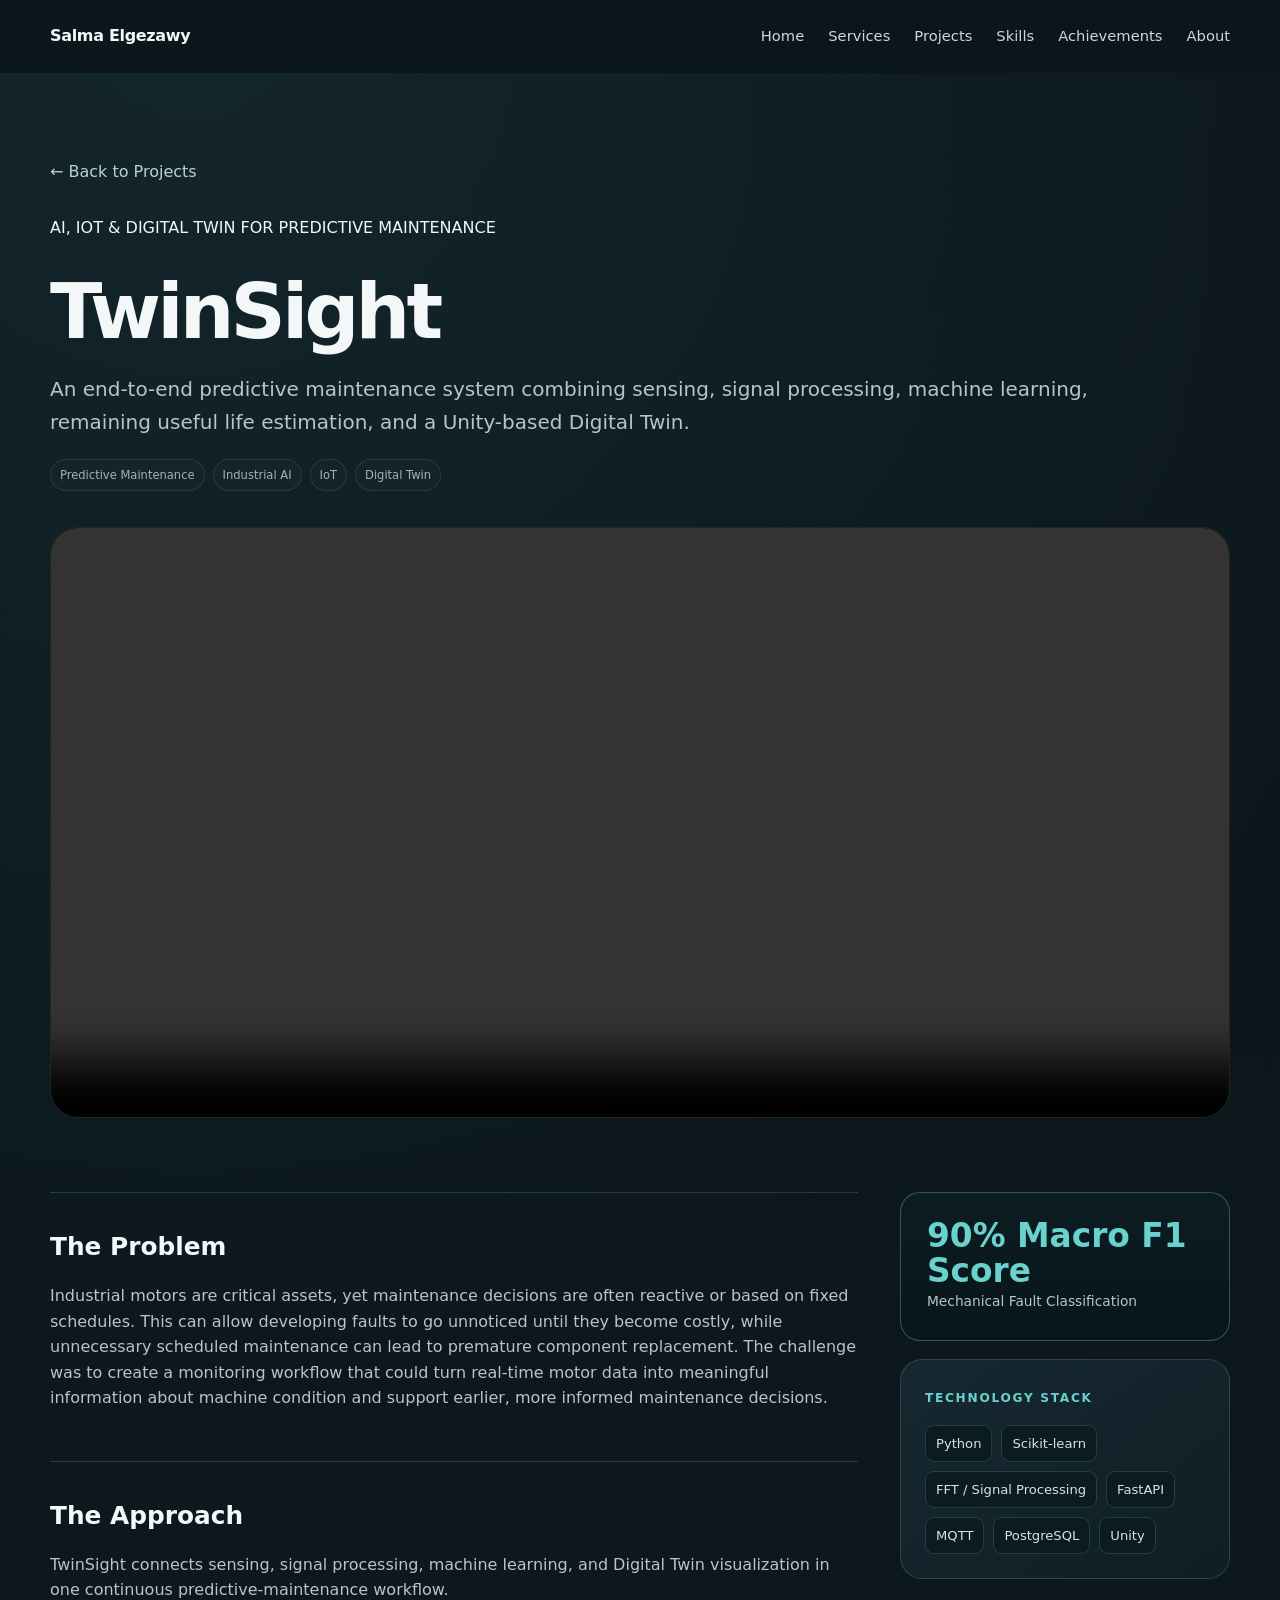
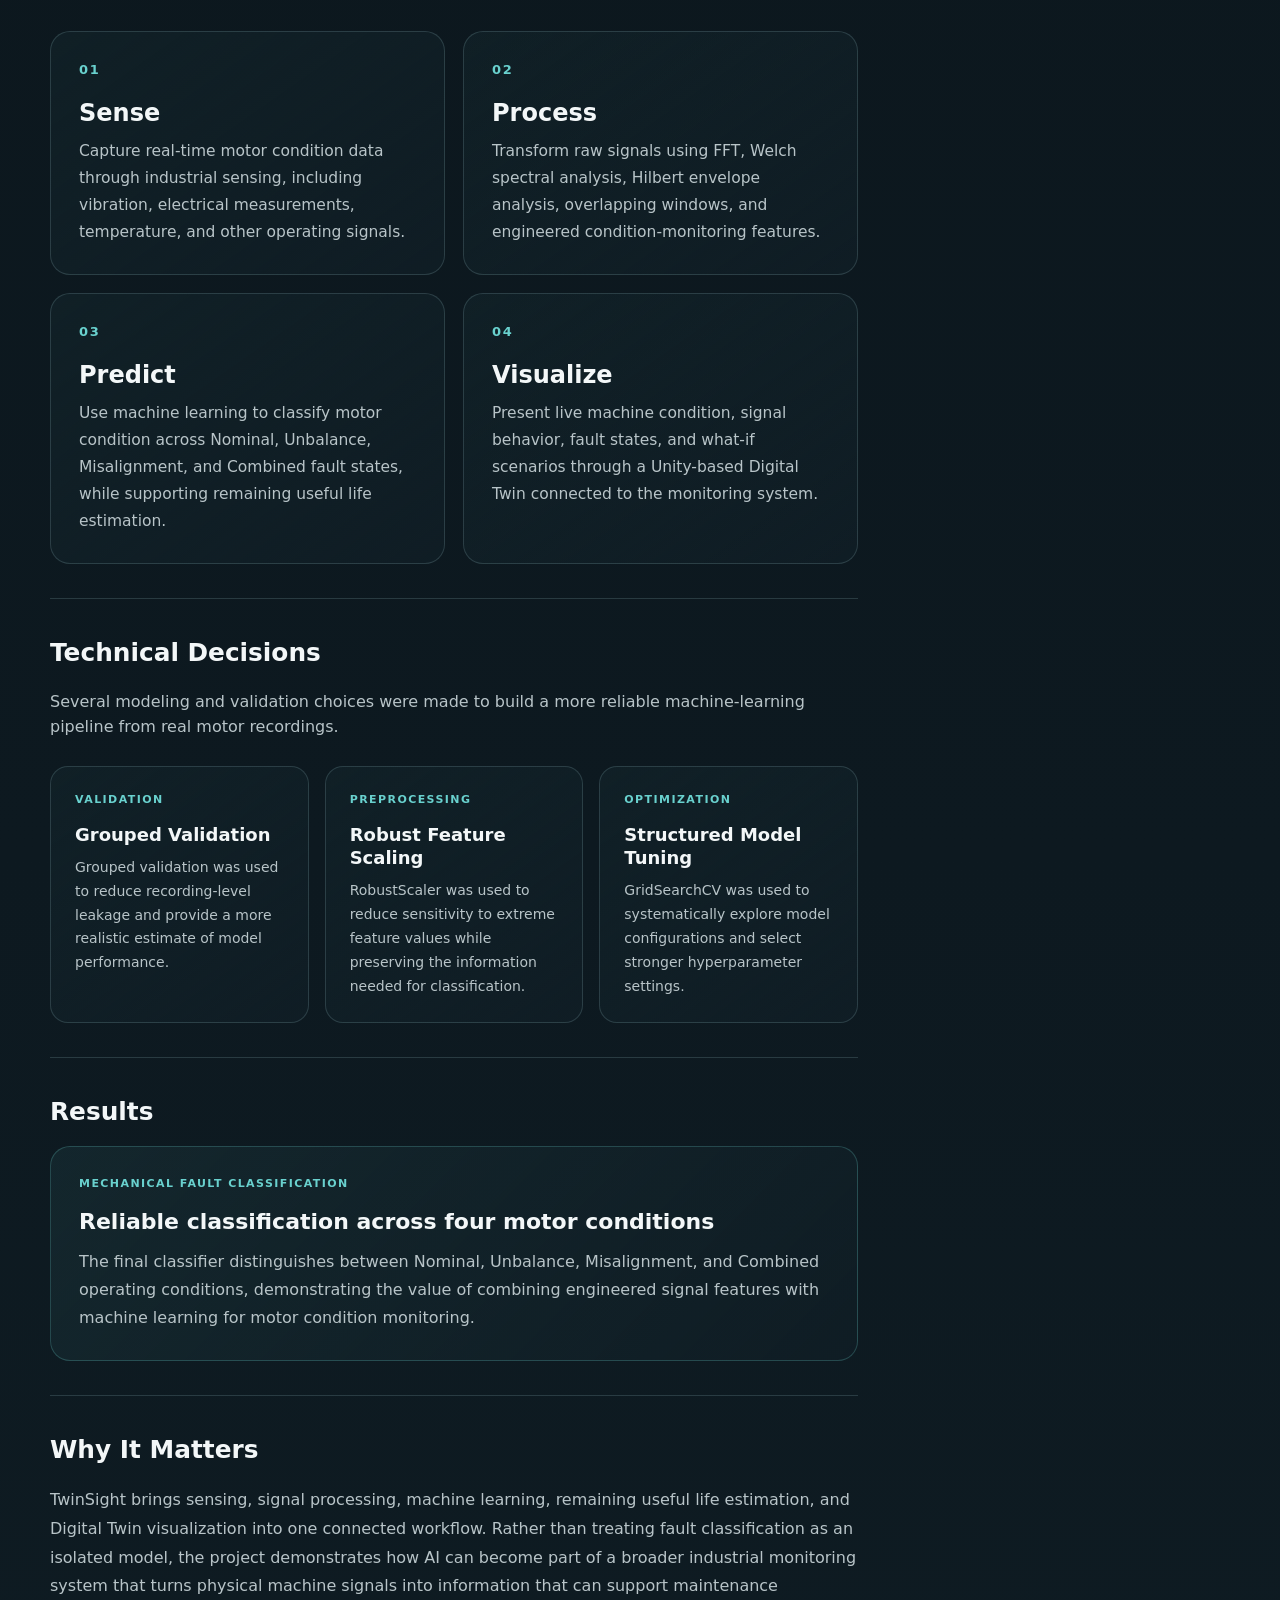
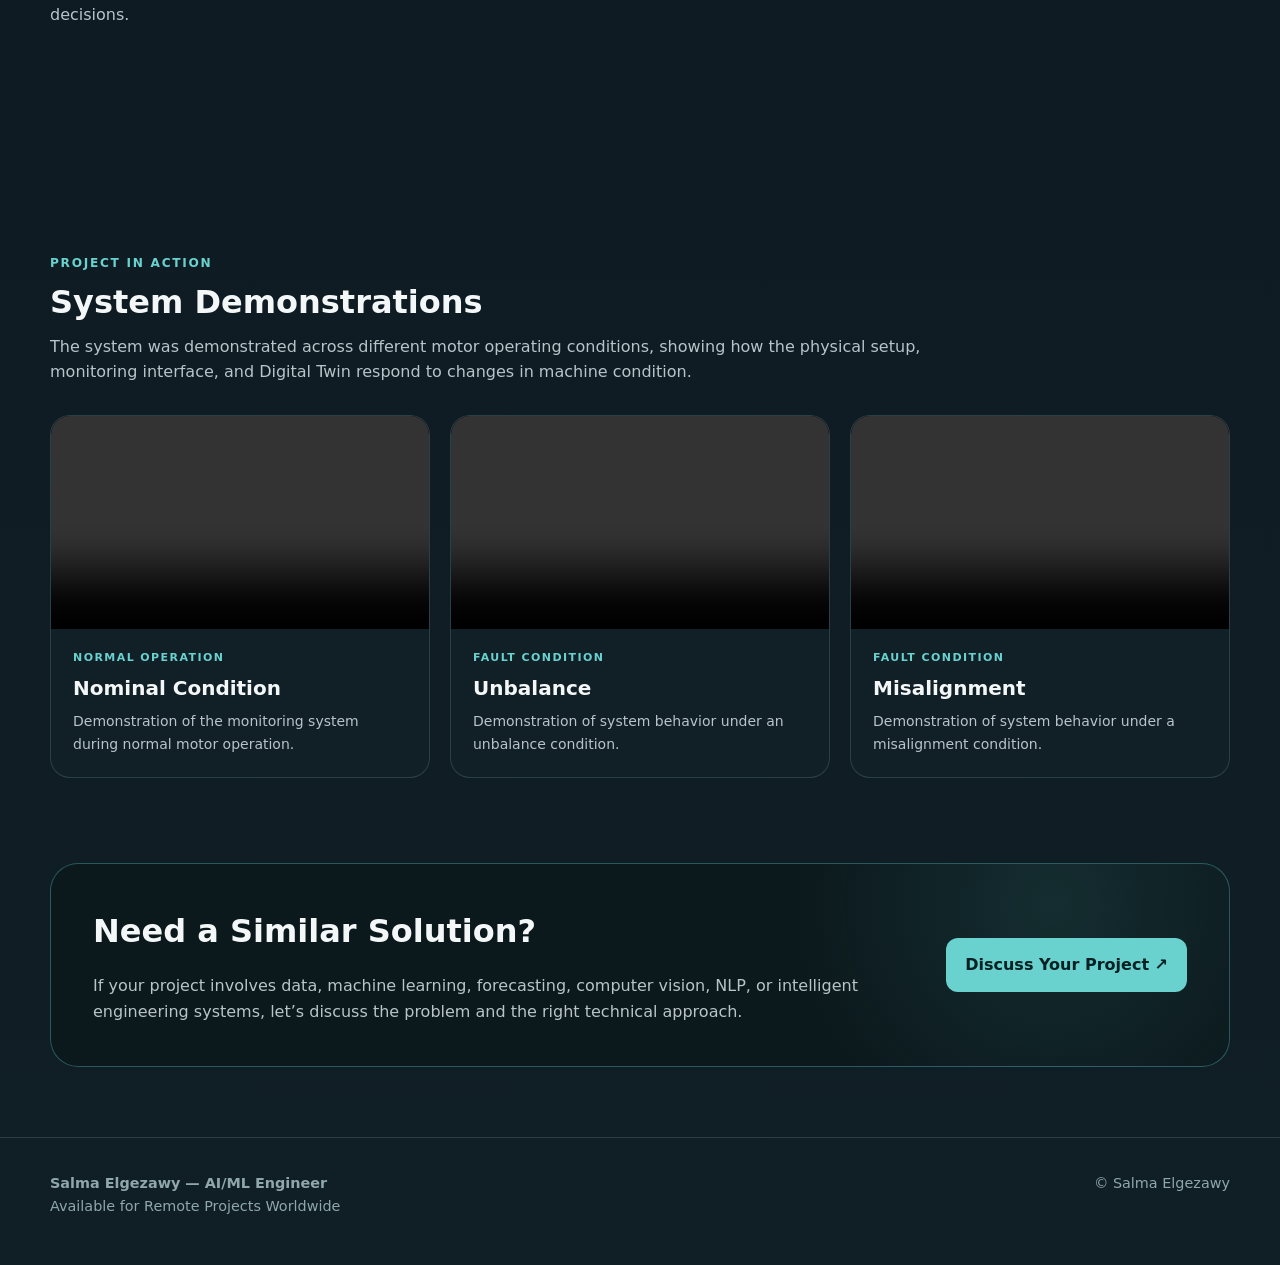
<file: projects/twinsight.html>
<!doctype html>
<html lang="en">

<head>
    <meta charset="utf-8">
    <meta name="viewport" content="width=device-width, initial-scale=1">

    <title>TwinSight | Salma Elgezawy</title>

    <meta
        name="description"
        content="An end-to-end predictive maintenance system combining sensing, signal processing, machine learning, remaining useful life estimation, and a Unity-based Digital Twin."
    >

    <meta property="og:title" content="TwinSight | Salma Elgezawy">

    <meta
        property="og:description"
        content="An end-to-end predictive maintenance system combining sensing, signal processing, machine learning, remaining useful life estimation, and a Unity-based Digital Twin."
    >

    <meta property="og:type" content="website">
    <meta name="theme-color" content="#071013">

    <link rel="stylesheet" href="../assets/style.css">
</head>


<body>

<!-- =========================
     Navigation
========================= -->

<nav class="nav">
    <div class="container nav-inner">

        <a class="brand" href="../index.html#home">
            Salma Elgezawy
        </a>

        <button class="menu-btn" aria-label="Toggle navigation">
            Menu
        </button>

        <div class="nav-links">
            <a href="../index.html#home">Home</a>
            <a href="../index.html#services">Services</a>
            <a href="../index.html#projects">Projects</a>
            <a href="../index.html#skills">Skills</a>
            <a href="../index.html#achievements">Achievements</a>
            <a href="../index.html#about">About</a>
        </div>

    </div>
</nav>


<main>

    <!-- =========================
         Case Study Header
    ========================== -->

    <section class="case-head">
        <div class="container">

            <div class="case-header-meta">

                <a class="back back-link" href="../index.html#projects">
                    ← Back to Projects
                </a>

                <span class="case-eyebrow">
                    AI, IOT & DIGITAL TWIN FOR PREDICTIVE MAINTENANCE
                </span>

            </div>


            <h1>TwinSight</h1>


            <p class="lead case-lead">
                An end-to-end predictive maintenance system combining sensing,
                signal processing, machine learning, remaining useful life estimation,
                and a Unity-based Digital Twin.
            </p>


            <div class="tags">

                <span class="tag">
                    Predictive Maintenance
                </span>

                <span class="tag">
                    Industrial AI
                </span>

                <span class="tag">
                    IoT
                </span>

                <span class="tag">
                    Digital Twin
                </span>

            </div>


            <!-- Main Project Demo -->

            <div class="case-media">

                <video
                    autoplay
                    muted
                    loop
                    playsinline
                    controls
                    preload="metadata"
                >
                    <source
                        src="../assets/videos/Final_Combo.mp4"
                        type="video/mp4"
                    >

                    Your browser does not support the video tag.
                </video>

            </div>

        </div>
    </section>


    <!-- =========================
         Case Study Content
    ========================== -->

    <section class="section" style="padding-top:30px">

        <div class="container case-layout">

            <div>

                <!-- Problem -->

                <section class="case-section">

                    <h2>The Problem</h2>

                    <p class="muted">
                        Industrial motors are critical assets, yet maintenance decisions are often
                        reactive or based on fixed schedules. This can allow developing faults to go
                        unnoticed until they become costly, while unnecessary scheduled maintenance
                        can lead to premature component replacement. The challenge was to create a
                        monitoring workflow that could turn real-time motor data into meaningful
                        information about machine condition and support earlier, more informed
                        maintenance decisions.
                    </p>

                </section>


                <!-- Approach -->

                <section class="case-section">

                    <h2>The Approach</h2>

                    <p class="muted approach-intro">
                        TwinSight connects sensing, signal processing, machine learning,
                        and Digital Twin visualization in one continuous predictive-maintenance workflow.
                    </p>

                    <div class="workflow-grid">

                        <article class="workflow-step">
                            <span class="workflow-number">01</span>

                            <h3>Sense</h3>

                            <p>
                                Capture real-time motor condition data through industrial sensing,
                                including vibration, electrical measurements, temperature,
                                and other operating signals.
                            </p>
                        </article>


                        <article class="workflow-step">
                            <span class="workflow-number">02</span>

                            <h3>Process</h3>

                            <p>
                                Transform raw signals using FFT, Welch spectral analysis,
                                Hilbert envelope analysis, overlapping windows, and engineered
                                condition-monitoring features.
                            </p>
                        </article>


                        <article class="workflow-step">
                            <span class="workflow-number">03</span>

                            <h3>Predict</h3>

                            <p>
                                Use machine learning to classify motor condition across
                                Nominal, Unbalance, Misalignment, and Combined fault states,
                                while supporting remaining useful life estimation.
                            </p>
                        </article>


                        <article class="workflow-step">
                            <span class="workflow-number">04</span>

                            <h3>Visualize</h3>

                            <p>
                                Present live machine condition, signal behavior, fault states,
                                and what-if scenarios through a Unity-based Digital Twin
                                connected to the monitoring system.
                            </p>
                        </article>

                    </div>

                </section>

                <!-- Technical Decisions -->

                <section class="case-section">

                    <h2>Technical Decisions</h2>

                    <p class="muted decisions-intro">
                        Several modeling and validation choices were made to build a more
                        reliable machine-learning pipeline from real motor recordings.
                    </p>

                    <div class="decision-grid">

                        <article class="decision-card">
                            <span class="decision-label">VALIDATION</span>
                            <h3>Grouped Validation</h3>
                            <p>
                                Grouped validation was used to reduce recording-level leakage
                                and provide a more realistic estimate of model performance.
                            </p>
                        </article>


                        <article class="decision-card">
                            <span class="decision-label">PREPROCESSING</span>
                            <h3>Robust Feature Scaling</h3>
                            <p>
                                RobustScaler was used to reduce sensitivity to extreme feature
                                values while preserving the information needed for classification.
                            </p>
                        </article>


                        <article class="decision-card">
                            <span class="decision-label">OPTIMIZATION</span>
                            <h3>Structured Model Tuning</h3>
                            <p>
                                GridSearchCV was used to systematically explore model
                                configurations and select stronger hyperparameter settings.
                            </p>
                        </article>

                    </div>

                </section>


                <!-- Results -->

                <section class="case-section">

                    <h2>Results</h2>

                    <div class="result-highlight">

                        <div class="result-copy">

                            <span class="result-label">
                                MECHANICAL FAULT CLASSIFICATION
                            </span>

                            <h3>
                                Reliable classification across four motor conditions
                            </h3>

                            <p>
                                The final classifier distinguishes between Nominal,
                                Unbalance, Misalignment, and Combined operating conditions,
                                demonstrating the value of combining engineered signal
                                features with machine learning for motor condition monitoring.
                            </p>

                        </div>

                    </div>

                </section>


                <!-- Why It Matters -->

                <section class="case-section">

                    <h2>Why It Matters</h2>

                    <p class="muted why-text">
                        TwinSight brings sensing, signal processing, machine learning,
                        remaining useful life estimation, and Digital Twin visualization
                        into one connected workflow. Rather than treating fault classification
                        as an isolated model, the project demonstrates how AI can become part
                        of a broader industrial monitoring system that turns physical machine
                        signals into information that can support maintenance decisions.
                    </p>

                </section>


                            </div>


            <!-- =========================
                 Sidebar
            ========================== -->

            <aside class="sidebar">

                <div class="metric">

                    <strong>
                        90% Macro F1 Score
                    </strong>

                    <span>
                        Mechanical Fault Classification
                    </span>

                </div>


                <div class="card">

                    <span class="eyebrow">
                        Technology Stack
                    </span>

                    <div class="chips">

                        <span class="chip">Python</span>

                        <span class="chip">Scikit-learn</span>

                        <span class="chip">
                            FFT / Signal Processing
                        </span>

                        <span class="chip">FastAPI</span>

                        <span class="chip">MQTT</span>

                        <span class="chip">PostgreSQL</span>

                        <span class="chip">Unity</span>

                    </div>

                </div>

            </aside>

        </div>

    </section>


    <!-- =========================
         System Demonstrations
    ========================== -->

    <section class="section system-demos">

        <div class="container">

            <div class="system-demo-heading">

                <span class="eyebrow">
                    PROJECT IN ACTION
                </span>

                <h2>
                    System Demonstrations
                </h2>

                <p class="muted">
                    The system was demonstrated across different motor operating
                    conditions, showing how the physical setup, monitoring interface,
                    and Digital Twin respond to changes in machine condition.
                </p>

            </div>


            <div class="demo-grid">


                <!-- Nominal -->

                <article class="demo-card">

                    <video controls muted preload="metadata">

                        <source
                            src="../assets/videos/Final_Nominal.mp4"
                            type="video/mp4"
                        >

                        Your browser does not support the video tag.

                    </video>


                    <div class="demo-info">

                        <span class="demo-label">
                            NORMAL OPERATION
                        </span>

                        <h3>
                            Nominal Condition
                        </h3>

                        <p>
                            Demonstration of the monitoring system during
                            normal motor operation.
                        </p>

                    </div>

                </article>


                <!-- Unbalance -->

                <article class="demo-card">

                    <video controls muted preload="metadata">

                        <source
                            src="../assets/videos/Final_Unbalance.mp4"
                            type="video/mp4"
                        >

                        Your browser does not support the video tag.

                    </video>


                    <div class="demo-info">

                        <span class="demo-label">
                            FAULT CONDITION
                        </span>

                        <h3>
                            Unbalance
                        </h3>

                        <p>
                            Demonstration of system behavior under
                            an unbalance condition.
                        </p>

                    </div>

                </article>


                <!-- Misalignment -->

                <article class="demo-card">

                    <video controls muted preload="metadata">

                        <source
                            src="../assets/videos/Final_Misalignment.mp4"
                            type="video/mp4"
                        >

                        Your browser does not support the video tag.

                    </video>


                    <div class="demo-info">

                        <span class="demo-label">
                            FAULT CONDITION
                        </span>

                        <h3>
                            Misalignment
                        </h3>

                        <p>
                            Demonstration of system behavior under
                            a misalignment condition.
                        </p>

                    </div>

                </article>

            </div>

        </div>

    </section>


  
    <!-- =========================
     CTA
========================== -->

<section class="section case-cta-section">

    <div class="container">

        <div class="cta">

            <div class="cta-copy">

                <h2>
                    Need a Similar Solution?
                </h2>

                <p class="muted">
                    If your project involves data, machine learning, forecasting,
                    computer vision, NLP, or intelligent engineering systems,
                    let’s discuss the problem and the right technical approach.
                </p>

            </div>

            <a
                class="btn btn-primary"
                href="https://golance.com/freelancer/salma.elgezawy"
                target="_blank"
                rel="noopener"
            >
                Discuss Your Project ↗
            </a>

        </div>

    </div>

</section>

</main>

<!-- =========================
     Footer
========================= -->

<footer class="footer">

    <div class="container footer-inner">

        <div>
            <strong>
                Salma Elgezawy — AI/ML Engineer
            </strong>

            <br>

            Available for Remote Projects Worldwide
        </div>

        <div>
            © Salma Elgezawy
        </div>

    </div>

</footer>


<script src="../assets/site.js"></script>

</body>
</html>
</file>
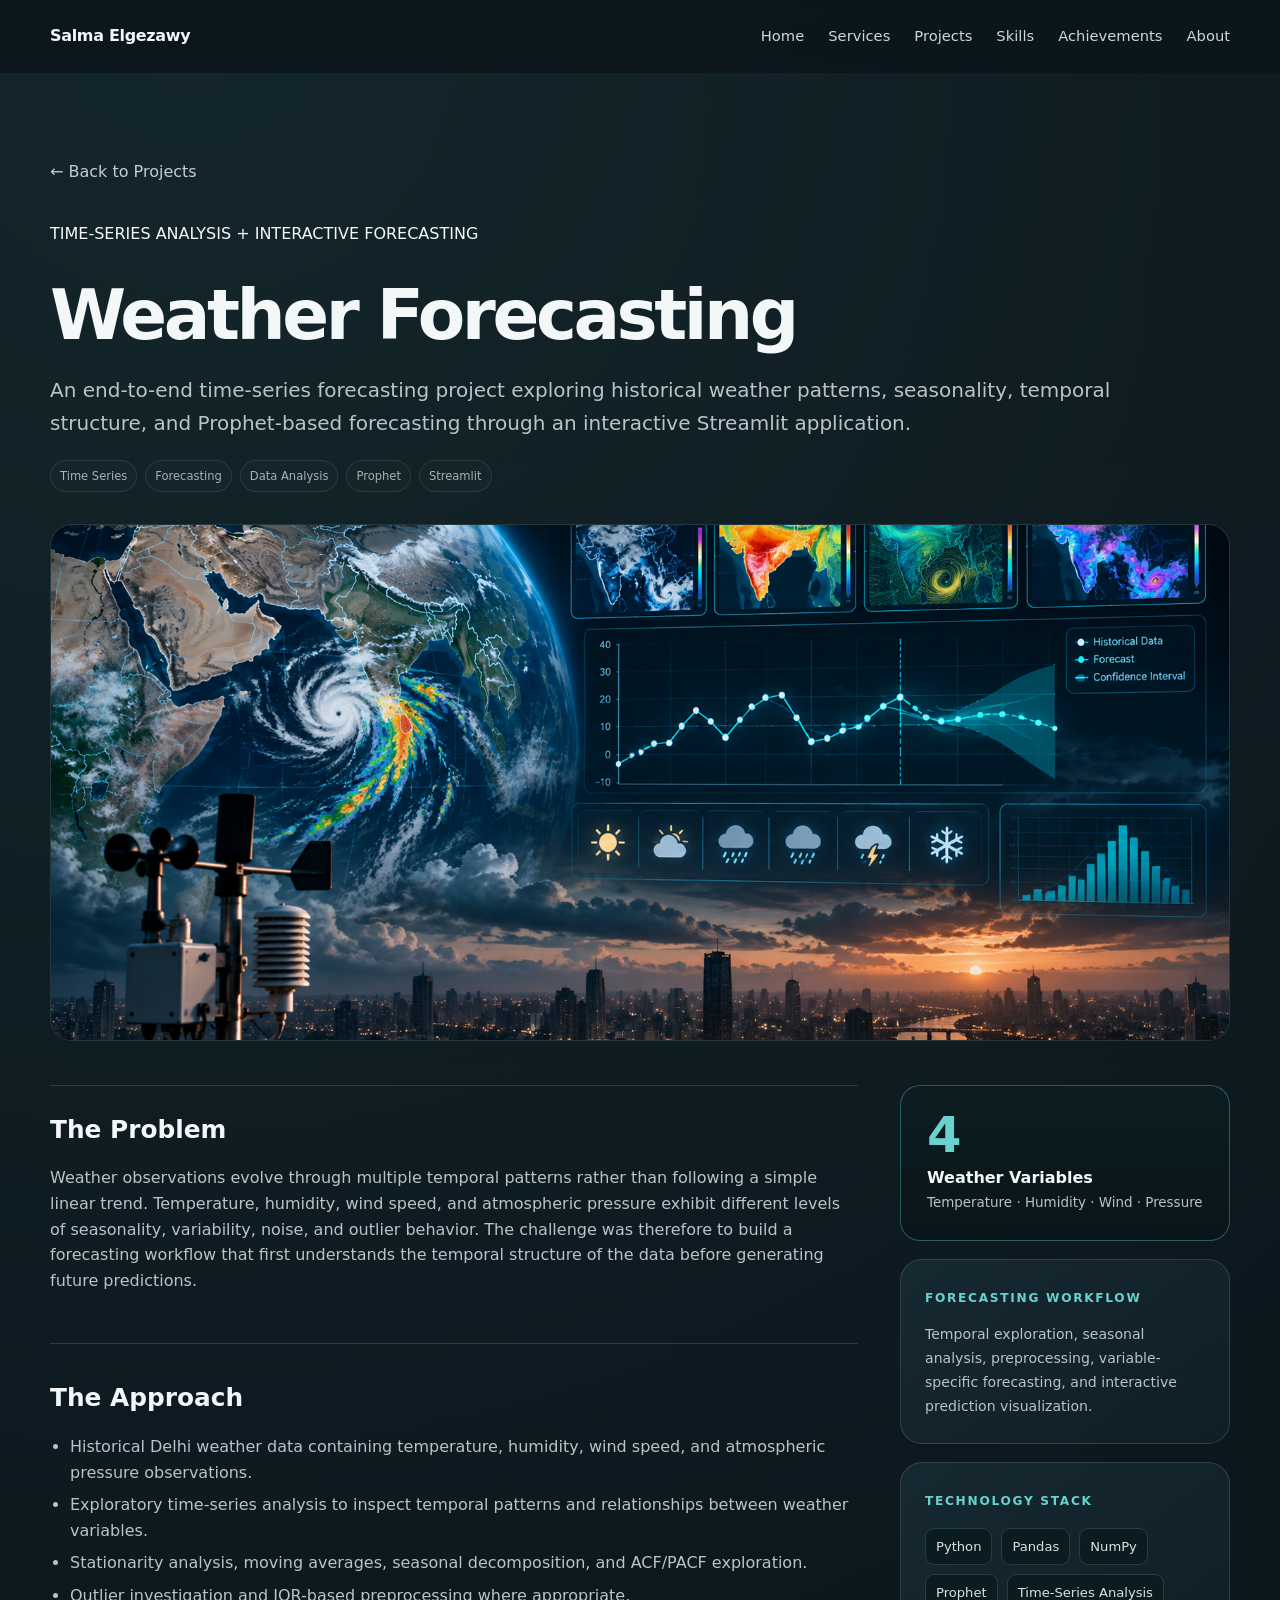
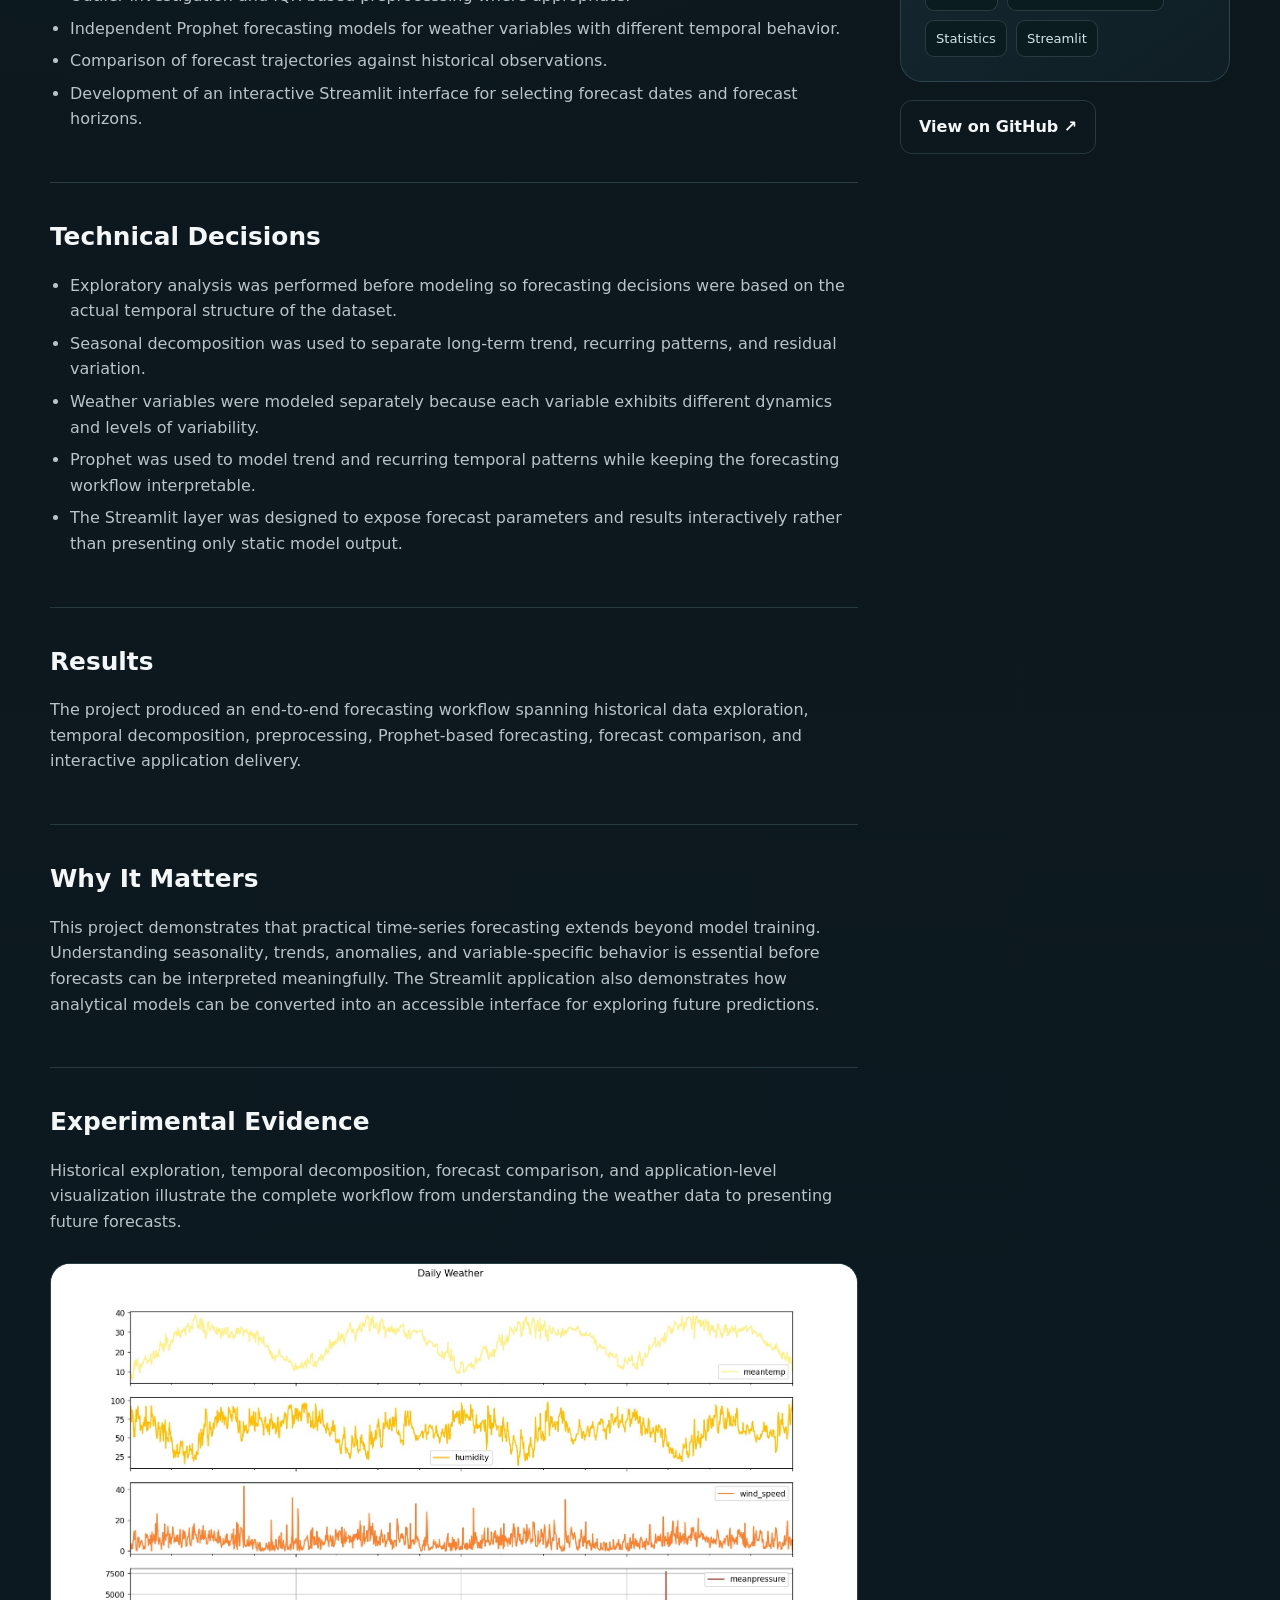
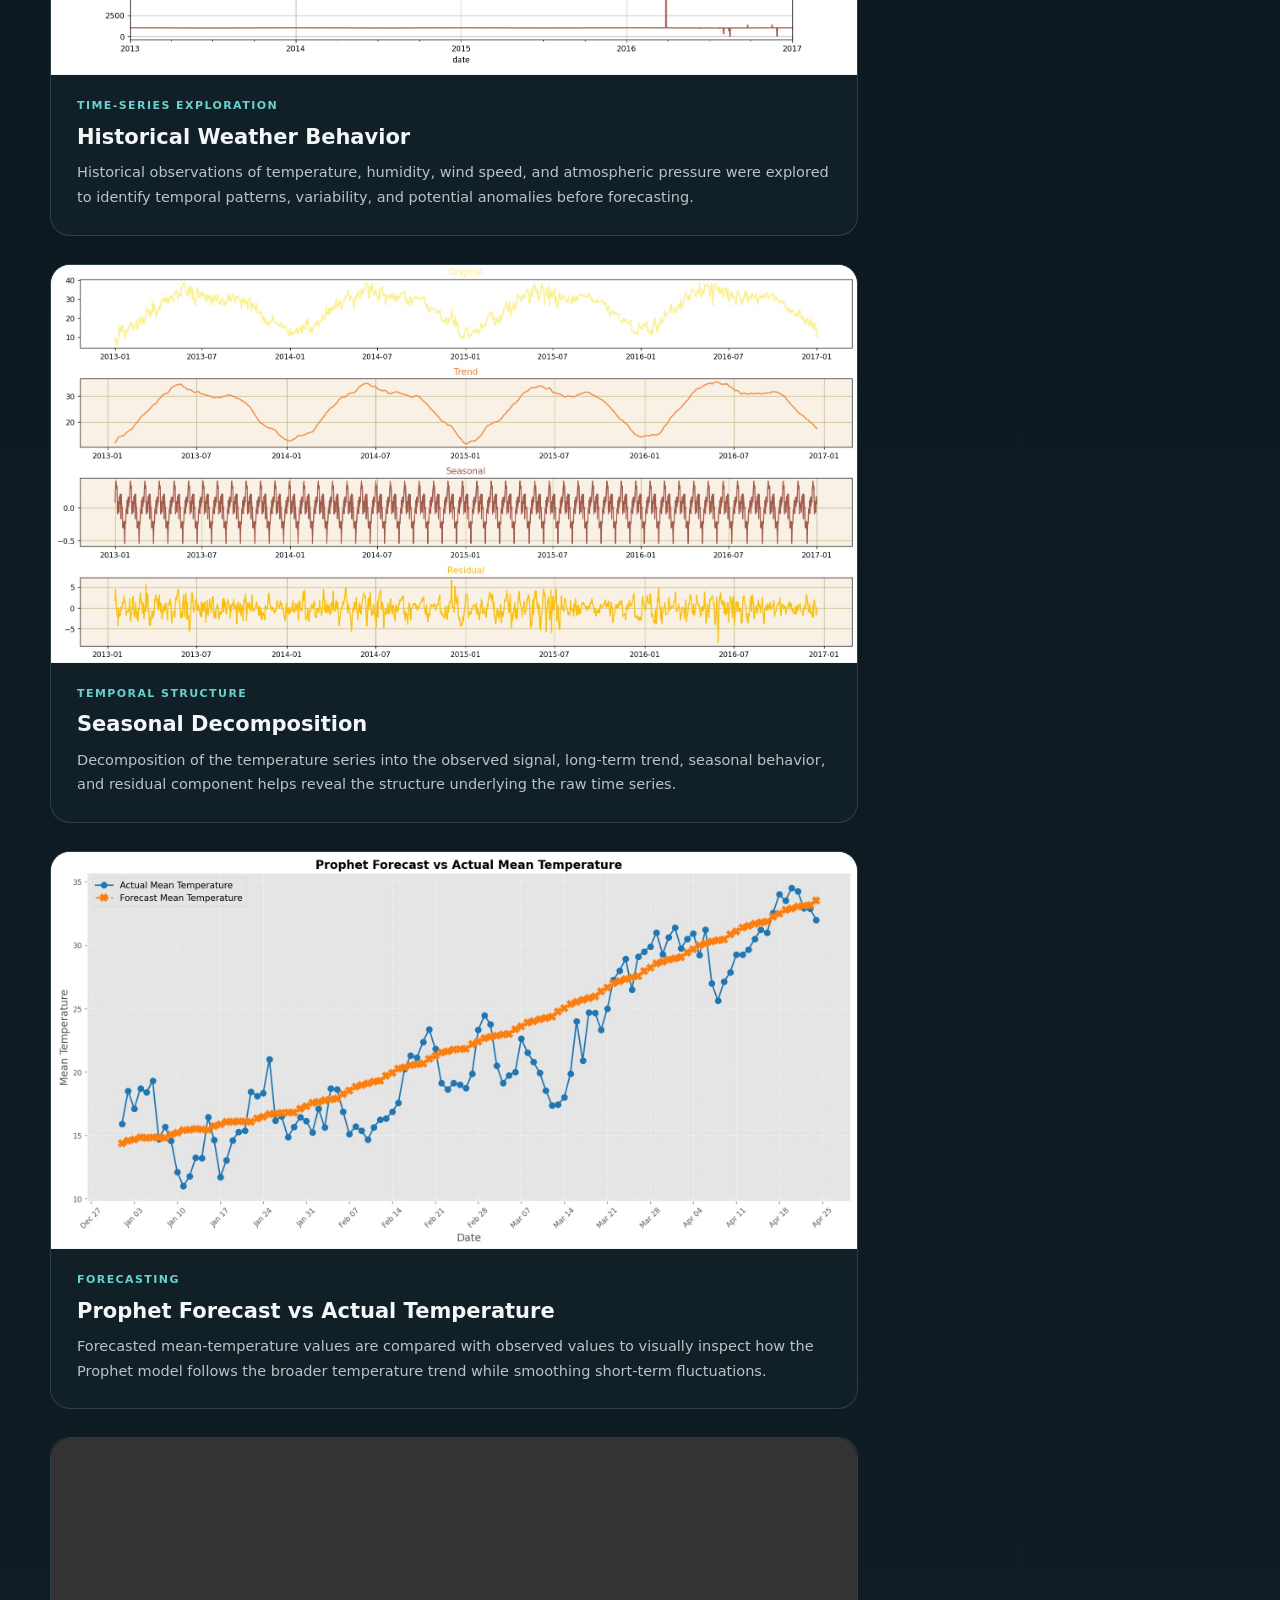
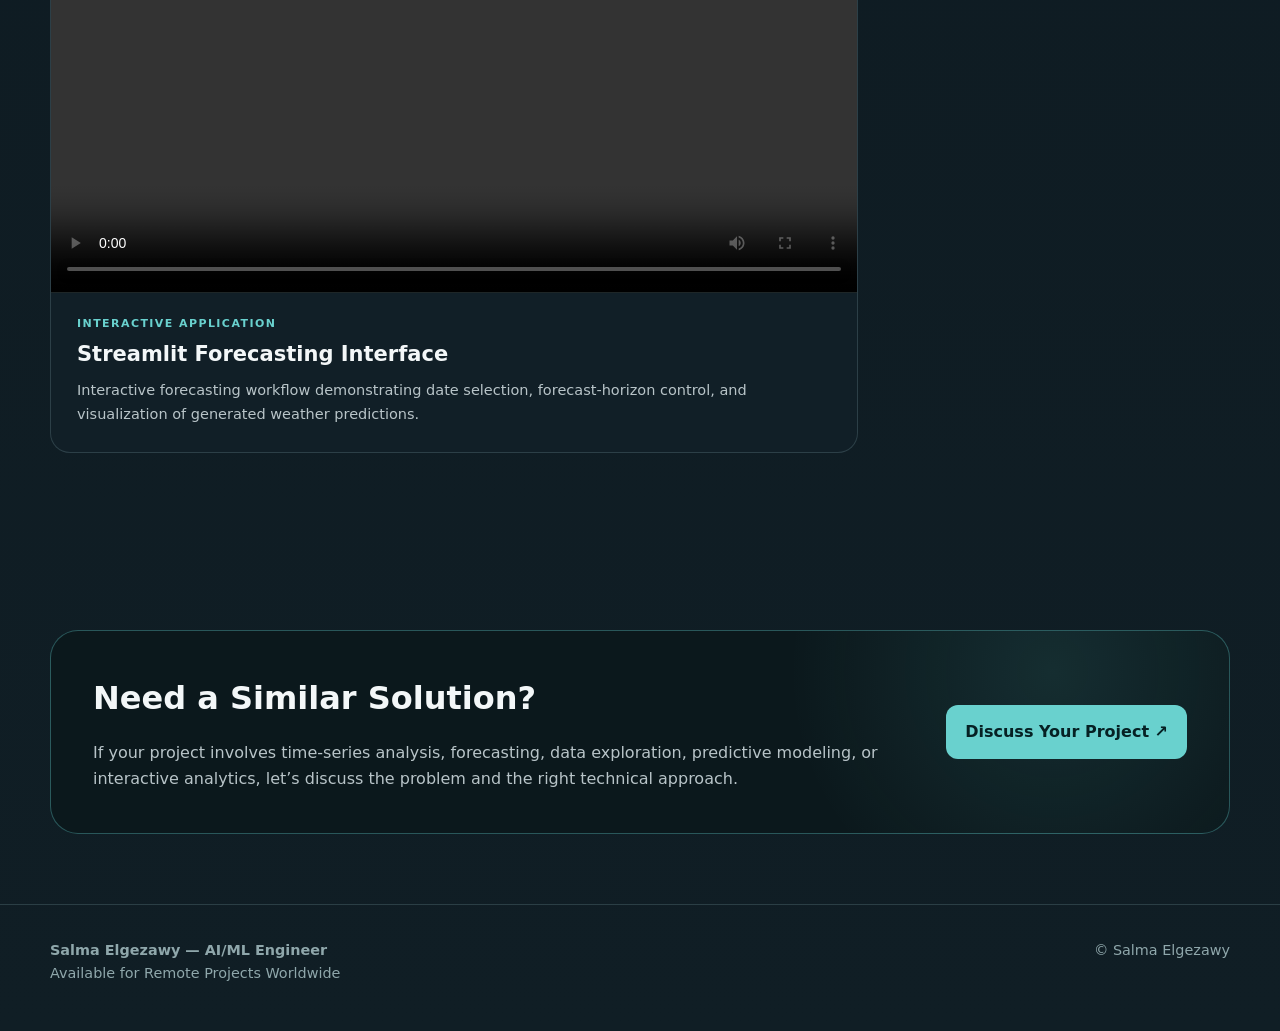
<file: projects/weather-forecasting.html>
<!doctype html>
<html lang="en">

<head>

    <meta charset="utf-8">
    <meta name="viewport" content="width=device-width, initial-scale=1">

    <title>
        Weather Forecasting | Salma Elgezawy
    </title>

    <meta
        name="description"
        content="An end-to-end weather forecasting project combining exploratory time-series analysis, seasonal decomposition, Prophet modeling, and interactive Streamlit visualization."
    >

    <meta
        property="og:title"
        content="Weather Forecasting | Salma Elgezawy"
    >

    <meta
        property="og:description"
        content="An end-to-end weather forecasting project combining exploratory time-series analysis, seasonal decomposition, Prophet modeling, and interactive Streamlit visualization."
    >

    <meta property="og:type" content="website">

    <meta
        name="theme-color"
        content="#071013"
    >

    <link
        rel="stylesheet"
        href="../assets/style.css"
    >

</head>


<body>


<!-- =========================
     Navigation
========================= -->

<nav class="nav">

    <div class="container nav-inner">

        <a
            class="brand"
            href="../index.html#home"
        >
            Salma Elgezawy
        </a>


        <button
            class="menu-btn"
            aria-label="Toggle navigation"
        >
            Menu
        </button>


        <div class="nav-links">

            <a href="../index.html#home">
                Home
            </a>

            <a href="../index.html#services">
                Services
            </a>

            <a href="../index.html#projects">
                Projects
            </a>

            <a href="../index.html#skills">
                Skills
            </a>

            <a href="../index.html#achievements">
                Achievements
            </a>

            <a href="../index.html#about">
                About
            </a>

        </div>

    </div>

</nav>



<main>


<!-- =========================
     Case Study Header
========================= -->

<section class="case-head weather-case-head">

    <div class="container">


        <div class="weather-header-meta">

            <a
                class="back"
                href="../index.html#projects"
            >
                ← Back to Projects
            </a>

            <span class="case-eyebrow">
                TIME-SERIES ANALYSIS + INTERACTIVE FORECASTING
            </span>

        </div>



        <h1>
            Weather Forecasting
        </h1>



        <p class="lead case-lead">

            An end-to-end time-series forecasting project exploring historical
            weather patterns, seasonality, temporal structure, and Prophet-based
            forecasting through an interactive Streamlit application.

        </p>



        <div class="tags">

            <span class="tag">
                Time Series
            </span>

            <span class="tag">
                Forecasting
            </span>

            <span class="tag">
                Data Analysis
            </span>

            <span class="tag">
                Prophet
            </span>

            <span class="tag">
                Streamlit
            </span>

        </div>



        <!-- Hero Cover -->

        <div class="case-visual weather-cover">

            <img
                src="../assets/weather.png"
                alt="Weather forecasting project visualization"
            >

        </div>


    </div>

</section>



<!-- =========================
     Main Case Study
========================= -->

<section class="section weather-case-content">

    <div class="container case-layout">


        <!-- =========================
             Main Content
        ========================= -->

        <div>


            <!-- Problem -->

            <section class="case-section">

                <h2>
                    The Problem
                </h2>

                <p class="muted">

                    Weather observations evolve through multiple temporal
                    patterns rather than following a simple linear trend.
                    Temperature, humidity, wind speed, and atmospheric pressure
                    exhibit different levels of seasonality, variability, noise,
                    and outlier behavior. The challenge was therefore to build a
                    forecasting workflow that first understands the temporal
                    structure of the data before generating future predictions.

                </p>

            </section>



            <!-- Approach -->

            <section class="case-section">

                <h2>
                    The Approach
                </h2>

                <ul>

                    <li>
                        Historical Delhi weather data containing temperature,
                        humidity, wind speed, and atmospheric pressure observations.
                    </li>

                    <li>
                        Exploratory time-series analysis to inspect temporal
                        patterns and relationships between weather variables.
                    </li>

                    <li>
                        Stationarity analysis, moving averages, seasonal
                        decomposition, and ACF/PACF exploration.
                    </li>

                    <li>
                        Outlier investigation and IQR-based preprocessing where
                        appropriate.
                    </li>

                    <li>
                        Independent Prophet forecasting models for weather
                        variables with different temporal behavior.
                    </li>

                    <li>
                        Comparison of forecast trajectories against historical
                        observations.
                    </li>

                    <li>
                        Development of an interactive Streamlit interface for
                        selecting forecast dates and forecast horizons.
                    </li>

                </ul>

            </section>



            <!-- Technical Decisions -->

            <section class="case-section">

                <h2>
                    Technical Decisions
                </h2>

                <ul>

                    <li>
                        Exploratory analysis was performed before modeling so
                        forecasting decisions were based on the actual temporal
                        structure of the dataset.
                    </li>

                    <li>
                        Seasonal decomposition was used to separate long-term
                        trend, recurring patterns, and residual variation.
                    </li>

                    <li>
                        Weather variables were modeled separately because each
                        variable exhibits different dynamics and levels of
                        variability.
                    </li>

                    <li>
                        Prophet was used to model trend and recurring temporal
                        patterns while keeping the forecasting workflow
                        interpretable.
                    </li>

                    <li>
                        The Streamlit layer was designed to expose forecast
                        parameters and results interactively rather than
                        presenting only static model output.
                    </li>

                </ul>

            </section>



            <!-- Results -->

            <section class="case-section">

                <h2>
                    Results
                </h2>

                <p class="muted">

                    The project produced an end-to-end forecasting workflow
                    spanning historical data exploration, temporal decomposition,
                    preprocessing, Prophet-based forecasting, forecast comparison,
                    and interactive application delivery.

                </p>

            </section>



            <!-- Why It Matters -->

            <section class="case-section">

                <h2>
                    Why It Matters
                </h2>

                <p class="muted">

                    This project demonstrates that practical time-series
                    forecasting extends beyond model training. Understanding
                    seasonality, trends, anomalies, and variable-specific
                    behavior is essential before forecasts can be interpreted
                    meaningfully. The Streamlit application also demonstrates
                    how analytical models can be converted into an accessible
                    interface for exploring future predictions.

                </p>

            </section>



            <!-- =========================
                 Experimental Evidence
            ========================= -->

            <section class="case-section weather-evidence">

                <h2>
                    Experimental Evidence
                </h2>

                <p class="muted weather-evidence-intro">

                    Historical exploration, temporal decomposition, forecast
                    comparison, and application-level visualization illustrate
                    the complete workflow from understanding the weather data
                    to presenting future forecasts.

                </p>



                <!-- =========================
                     Time-Series Exploration
                ========================= -->

                <figure class="weather-evidence-card">

                    <div class="weather-evidence-image">

                        <img
                            src="../assets/weather_stationarity.jpg"
                            alt="Historical Delhi weather variables including temperature humidity wind speed and pressure"
                        >

                    </div>


                    <figcaption>

                        <span class="weather-evidence-label">
                            TIME-SERIES EXPLORATION
                        </span>

                        <h3>
                            Historical Weather Behavior
                        </h3>

                        <p>

                            Historical observations of temperature, humidity,
                            wind speed, and atmospheric pressure were explored
                            to identify temporal patterns, variability, and
                            potential anomalies before forecasting.

                        </p>

                    </figcaption>

                </figure>



                <!-- =========================
                     Seasonal Decomposition
                ========================= -->

                <figure class="weather-evidence-card">

                    <div class="weather-evidence-image">

                        <img
                            src="../assets/weather_st.jpg"
                            alt="Seasonal decomposition of historical temperature time series"
                        >

                    </div>


                    <figcaption>

                        <span class="weather-evidence-label">
                            TEMPORAL STRUCTURE
                        </span>

                        <h3>
                            Seasonal Decomposition
                        </h3>

                        <p>

                            Decomposition of the temperature series into the
                            observed signal, long-term trend, seasonal behavior,
                            and residual component helps reveal the structure
                            underlying the raw time series.

                        </p>

                    </figcaption>

                </figure>



                <!-- =========================
                     Forecast
                ========================= -->

                <figure class="weather-evidence-card">

                    <div class="weather-evidence-image">

                        <img
                            src="../assets/weather_temp.jpg"
                            alt="Prophet forecast compared with actual mean temperature observations"
                        >

                    </div>


                    <figcaption>

                        <span class="weather-evidence-label">
                            FORECASTING
                        </span>

                        <h3>
                            Prophet Forecast vs Actual Temperature
                        </h3>

                        <p>

                            Forecasted mean-temperature values are compared with
                            observed values to visually inspect how the Prophet
                            model follows the broader temperature trend while
                            smoothing short-term fluctuations.

                        </p>

                    </figcaption>

                </figure>



                <!-- =========================
                     Streamlit Video Placeholder
                ========================= -->

                <figure class="weather-evidence-card">

                <div class="weather-interface-video">

                    <video
                        controls
                        preload="metadata"
                    >
                        <source
                            src="../assets/videos/Weather Interface.mp4"
                            type="video/mp4"
                        >

                        Your browser does not support the video tag.

                    </video>

                </div>

                <figcaption>

                    <span class="weather-evidence-label">
                        INTERACTIVE APPLICATION
                    </span>

                    <h3>
                        Streamlit Forecasting Interface
                    </h3>

                    <p>
                        Interactive forecasting workflow demonstrating date selection,
                        forecast-horizon control, and visualization of generated weather
                        predictions.
                    </p>

                </figcaption>

            </figure>


            </section>


        </div>



        <!-- =========================
             Sidebar
        ========================= -->

        <aside class="sidebar">


            <!-- Project Scope -->

            <div class="metric weather-metric">

                <strong>
                    4
                </strong>

                <span class="weather-metric-title">
                    Weather Variables
                </span>

                <span class="weather-metric-sub">
                    Temperature · Humidity · Wind · Pressure
                </span>

            </div>



            <!-- Forecasting Context -->

            <div class="card weather-context-card">

                <span class="eyebrow">
                    Forecasting Workflow
                </span>

                <p>

                    Temporal exploration, seasonal analysis, preprocessing,
                    variable-specific forecasting, and interactive prediction
                    visualization.

                </p>

            </div>



            <!-- Technology Stack -->

            <div class="card">

                <span class="eyebrow">
                    Technology Stack
                </span>

                <div class="chips">

                    <span class="chip">
                        Python
                    </span>

                    <span class="chip">
                        Pandas
                    </span>

                    <span class="chip">
                        NumPy
                    </span>

                    <span class="chip">
                        Prophet
                    </span>

                    <span class="chip">
                        Time-Series Analysis
                    </span>

                    <span class="chip">
                        Statistics
                    </span>

                    <span class="chip">
                        Streamlit
                    </span>

                </div>

            </div>



            <!-- GitHub -->

            <div class="weather-github">

                <a
                    class="btn btn-secondary"
                    href="https://github.com/SalmaElgezawy/Weather_Forcasting"
                    target="_blank"
                    rel="noopener"
                >

                    View on GitHub ↗

                </a>

            </div>


        </aside>


    </div>

</section>



<!-- =========================
     CTA
========================= -->

<section class="section case-cta-section">

    <div class="container">

        <div class="cta">


            <div class="cta-copy">

                <h2>
                    Need a Similar Solution?
                </h2>

                <p class="muted">

                    If your project involves time-series analysis, forecasting,
                    data exploration, predictive modeling, or interactive
                    analytics, let’s discuss the problem and the right technical
                    approach.

                </p>

            </div>



            <a
                class="btn btn-primary"
                href="https://golance.com/freelancer/salma.elgezawy"
                target="_blank"
                rel="noopener"
            >

                Discuss Your Project ↗

            </a>


        </div>

    </div>

</section>


</main>



<!-- =========================
     Footer
========================= -->

<footer class="footer">

    <div class="container footer-inner">

        <div>

            <strong>
                Salma Elgezawy — AI/ML Engineer
            </strong>

            <br>

            Available for Remote Projects Worldwide

        </div>


        <div>
            © Salma Elgezawy
        </div>

    </div>

</footer>



<script src="../assets/site.js"></script>


</body>

</html>
</file>
<file: assets/style.css>
:root{
  --bg:#0B151B;
  --panel:#111F27;
  --panel-2:#172932;

  --text:#F3F7F8;
  --muted:#B8C4C8;

  --line:rgba(164,210,215,.18);

  --accent:#69D1CE;
  --accent-2:#9BE5E2;

  --shadow:0 24px 70px rgba(0,0,0,.20);

  --radius:22px;
  --max:1180px;
}


/* =========================================================
   BASE
========================================================= */

*{
  box-sizing:border-box;
}

html{
  scroll-behavior:smooth;
}

body{
  margin:0;

  background:
    radial-gradient(
      circle at 15% 0%,
      rgba(103,213,209,.09),
      transparent 30%
    ),
    linear-gradient(
      180deg,
      #0B151B 0%,
      #0D1920 55%,
      #101E25 100%
    );

  color:var(--text);

  font-family:
    Inter,
    ui-sans-serif,
    system-ui,
    -apple-system,
    BlinkMacSystemFont,
    "Segoe UI",
    sans-serif;

  line-height:1.6;
}

a{
  color:inherit;
  text-decoration:none;
}

.container{
  width:min(var(--max), calc(100% - 40px));
  margin-inline:auto;
}

.section{
  padding:104px 0;
}

.eyebrow{
  color:var(--accent);
  text-transform:uppercase;
  letter-spacing:.14em;
  font-size:.76rem;
  font-weight:800;
}

.section-title{
  font-size:clamp(2rem,4.5vw,4rem);
  line-height:1.02;
  margin:.45rem 0 1rem;
  letter-spacing:-.045em;
}

.section-sub{
  max-width:720px;
  color:var(--muted);
  font-size:1.03rem;
}

.muted{
  color:var(--muted);
}


/* =========================================================
   SECTION SUBTITLES
========================================================= */

#services .section-sub{
  max-width:1000px;
}

#projects .section-sub{
  max-width:none;
  width:100%;
}


/* =========================================================
   NAVBAR
========================================================= */

.nav{
  position:sticky;
  top:0;
  z-index:50;

  border-bottom:1px solid transparent;

  background:rgba(11,21,27,.82);
  backdrop-filter:blur(16px);
}

.nav.scrolled{
  border-color:var(--line);
}

.nav-inner{
  height:72px;

  display:flex;
  align-items:center;
  justify-content:space-between;

  gap:24px;
}

.brand{
  font-weight:800;
  letter-spacing:-.02em;
}

.nav-links{
  display:flex;
  gap:24px;

  font-size:.92rem;
  color:#c9d9dc;
}

.nav-links a:hover{
  color:var(--accent);
}

.menu-btn{
  display:none;

  background:none;
  border:1px solid var(--line);
  color:var(--text);

  padding:8px 10px;
  border-radius:10px;
}


/* =========================================================
   INTRO
========================================================= */

.intro{
  padding:60px 0 55px;
}

.intro-grid{
  display:flex;
  align-items:center;
  justify-content:space-between;

  gap:70px;
}

.intro-content{
  flex:1 1 0;
  min-width:0;
}

.availability{
  display:inline-flex;
  align-items:center;

  gap:8px;

  padding:8px 12px;

  border:1px solid var(--line);
  border-radius:999px;

  color:#cfe5e6;
  font-size:.84rem;
}

.dot{
  width:8px;
  height:8px;

  border-radius:50%;

  background:var(--accent);

  box-shadow:
    0 0 16px rgba(110,231,231,.75);
}


/* =========================================================
   MAIN HEADLINE
========================================================= */

h1{
  max-width:760px;

  font-size:clamp(3rem,5vw,5rem);
  line-height:1;

  letter-spacing:-.05em;

  margin:22px 0;
}

.lead{
  max-width:720px;

  font-size:1.08rem;
  color:var(--muted);
}

.actions{
  display:flex;
  flex-wrap:wrap;

  gap:12px;

  margin-top:30px;
}


/* =========================================================
   BUTTONS
========================================================= */

.btn{
  display:inline-flex;
  align-items:center;
  justify-content:center;

  gap:10px;

  padding:13px 18px;

  border-radius:12px;
  border:1px solid var(--line);

  font-weight:750;

  transition:
    transform .2s ease,
    border-color .2s ease,
    background .2s ease;
}

.btn-primary{
  background:var(--accent);
  color:#062124;

  border-color:transparent;
}

.btn:hover{
  transform:translateY(-2px);
}

.btn-secondary:hover{
  border-color:rgba(110,231,231,.5);
}


/* =========================================================
   PORTRAIT
========================================================= */

.portrait{
  flex:0 0 360px;

  width:360px;

  aspect-ratio:4 / 5;

  border-radius:30px;

  overflow:hidden;

  background:#101b20;

  border:1px solid rgba(105,209,206,.18);

  box-shadow:
    0 30px 80px rgba(0,0,0,.22),
    0 0 0 1px rgba(255,255,255,.02);
}

.portrait img{
  width:100%;
  height:100%;

  object-fit:cover;
  object-position:center top;

  display:block;
}


/* =========================================================
   EXPERTISE
========================================================= */

.expertise{
  display:grid;

  grid-template-columns:repeat(6,1fr);

  gap:10px;

  padding:18px;

  border:1px solid var(--line);
  border-radius:18px;

  background:rgba(11,23,27,.55);
}

.expertise span{
  font-size:.86rem;
  text-align:center;
  color:#c7d7d9;
}


/* =========================================================
   GENERIC CARDS
========================================================= */

.grid-3{
  display:grid;

  grid-template-columns:repeat(3,1fr);

  gap:18px;
}

.card{
  border:1px solid var(--line);

  background:
    linear-gradient(
      145deg,
      rgba(23,41,50,.95),
      rgba(16,31,38,.95)
    );

  border-radius:var(--radius);

  padding:24px;

  transition:
    transform .25s ease,
    border-color .25s ease;
}

.card:hover{
  transform:translateY(-4px);

  border-color:rgba(110,231,231,.36);
}

.card h3{
  margin:8px 0;

  font-size:1.18rem;
}

.card p{
  margin:0;

  color:var(--muted);
}


/* =========================================================
   SERVICES
========================================================= */

#services .grid-3{
  align-items:stretch;
}

#services .card{
  min-height:220px;
}


/* =========================================================
   PROJECT GRID
========================================================= */

.projects-grid{
  display:grid;

  grid-template-columns:repeat(12,1fr);

  gap:18px;

  margin-top:38px;
}


/* =========================================================
   NORMAL PROJECT CARDS
========================================================= */

.project-card{
  grid-column:span 6;

  min-width:0;

  border:1px solid var(--line);

  background:var(--panel);

  border-radius:24px;

  overflow:hidden;

  display:flex;
  flex-direction:column;

  transition:
    transform .25s ease,
    border-color .25s ease;
}

.project-card:hover{
  transform:translateY(-4px);

  border-color:rgba(110,231,231,.38);
}

.project-card .project-copy{
  flex:1;
}


/* =========================================================
   FEATURED PROJECT — TWINSIGHT
========================================================= */

.project-card.featured{
  grid-column:span 12;

  display:grid;

  grid-template-columns:minmax(0,1.15fr) minmax(0,.85fr);

  min-width:0;
}


/*
  IMPORTANT:
  Featured image is NOT forced to 16:9.
  It fills its grid column naturally.
*/

.project-card.featured .cover{
  aspect-ratio:auto;

  min-height:400px;
  height:100%;

  min-width:0;
}


/* TwinSight image */

.project-card.featured .project-image img{
  width:100%;
  height:100%;

  object-fit:cover;
  object-position:center;

  display:block;
}


/* Featured text area */

.featured .project-copy{
  min-width:0;

  padding:42px 36px;

  display:flex;
  flex-direction:column;
  justify-content:center;

  align-self:stretch;
}

.featured .project-copy h3{
  font-size:2.1rem;
  line-height:1.1;

  margin:0 0 14px;
}

.featured .project-copy p{
  margin:0 0 18px;
}

.featured .project-copy .tags{
  margin:0 0 18px;
}


/* =========================================================
   NORMAL PROJECT COVERS
========================================================= */

.project-card:not(.featured) .cover{
  position:relative;

  width:100%;

  aspect-ratio:16 / 9;

  min-height:0;

  overflow:hidden;

  background:#0a1518;
}


/*
  Generic project image rule.
  This was missing before.
*/

.project-card:not(.featured) .project-image img{
  width:100%;
  height:100%;

  display:block;

  object-fit:cover;
  object-position:center;
}


/* =========================================================
   CHAOTIC SYSTEM IMAGE
========================================================= */

/*
  Move crop downward so the Lorenz attractor,
  not only the equations, becomes the focal point.
*/

.cover-chaotic-img img{
  object-position:42% 68% !important;
}


/* =========================================================
   GENERIC COVER OVERLAY
========================================================= */

.cover{
  position:relative;

  overflow:hidden;

  background:#0a1518;
}

.cover::after{
  content:"";

  position:absolute;
  inset:0;

  pointer-events:none;

  background:
    linear-gradient(
      180deg,
      transparent 55%,
      rgba(5,11,13,.12) 100%
    );
}


/* =========================================================
   OLD CONCEPTUAL COVERS
   Used until replaced with real/custom images
========================================================= */

/* TwinSight old fallback */

.cover-industrial{
  background:
    radial-gradient(
      circle at 68% 40%,
      rgba(110,231,231,.28),
      transparent 20%
    ),
    linear-gradient(
      135deg,
      #0d252a,
      #092027 46%,
      #091416
    );
}


/* Chaos fallback */

.cover-chaos{
  background:
    radial-gradient(
      ellipse at 50% 50%,
      rgba(110,231,231,.24),
      transparent 42%
    ),
    repeating-radial-gradient(
      ellipse at 48% 50%,
      transparent 0 18px,
      rgba(110,231,231,.09) 19px 20px
    ),
    #081418;
}


/* Machinery */

/* Predictive Maintenance Model Cover */

.cover-machinery{
  position:relative;
  overflow:hidden;
  background:#0a171a;
}

.cover-machinery img{
  width:100%;
  height:100%;
  display:block;

  object-fit:cover;
  object-position:center center;
}

/* Remove old FFT placeholder */
.cover-machinery::before{
  content:none;
}

/* Keep overlay extremely subtle */
.cover-machinery::after{
  background:
    linear-gradient(
      180deg,
      rgba(5,11,13,0) 65%,
      rgba(5,11,13,.15) 100%
    );
}

/* Oil Spill Semantic Segmentation Cover */

.cover-ocean{
  position:relative;
  overflow:hidden;
  background:#0a171a;
}

.cover-ocean img{
  width:100%;
  height:100%;
  display:block;

  object-fit:cover;
  object-position:center center;
}

/* Very subtle overlay only */
.cover-ocean::after{
  content:"";
  position:absolute;
  inset:0;
  pointer-events:none;

  background:
    linear-gradient(
      180deg,
      rgba(5,11,13,0) 75%,
      rgba(5,11,13,.10) 100%
    );
}


/* Resume Screening */

.cover-documents{
  position:relative;
  overflow:hidden;
  background:#0a1518;
}

.cover-documents img{
  width:100%;
  height:100%;
  display:block;

  object-fit:cover;
  object-position:center center;
}

/* Remove the old CV → NLP → CATEGORY placeholder */
.cover-documents::before{
  content:none;
}

/* =========================
   WEATHER PROJECT IMAGE
========================= */

.cover-weather{
  position:relative;
  overflow:hidden;
  background:#0a1518;
}

.cover-weather img{
  width:100%;
  height:100%;
  display:block;

  object-fit:cover;
  object-position:center center;
}

/* Keep overlay very subtle */
.cover-weather::after{
  background:
    linear-gradient(
      180deg,
      transparent 70%,
      rgba(5,11,13,.18) 100%
    );
}


/* =========================
   SKIN CANCER PROJECT IMAGE
========================= */

.cover-medical{
  position:relative;
  overflow:hidden;
  background:#0a1518;
}

.cover-medical img{
  width:100%;
  height:100%;
  display:block;

  object-fit:cover;
  object-position:center center;
}

/* Keep overlay subtle */
.cover-medical::after{
  background:
    linear-gradient(
      180deg,
      transparent 72%,
      rgba(5,11,13,.14) 100%
    );
}


/* =========================================================
   PROJECT COPY
========================================================= */

.project-copy{
  padding:26px 28px 30px;
}

.project-copy h3{
  font-size:1.5rem;
  line-height:1.15;

  margin:0 0 12px;
}

.project-copy p{
  margin:0;

  color:var(--muted);
}


/* =========================================================
   PROJECT TAGS
========================================================= */

.tags{
  display:flex;
  flex-wrap:wrap;

  gap:8px;

  margin:16px 0;
}

.tag{
  padding:6px 9px;

  border-radius:999px;

  border:1px solid rgba(164,210,215,.12);

  font-size:.72rem;

  color:#9fb4b8;

  background:rgba(255,255,255,.015);
}

.arrow{
  color:var(--accent);

  font-weight:800;
}


/* =========================================================
   SKILLS
========================================================= */

.skill-groups{
  display:grid;

  grid-template-columns:repeat(2,1fr);

  gap:18px;

  margin-top:30px;
}

.chips{
  display:flex;
  flex-wrap:wrap;

  gap:9px;

  margin-top:16px;
}

.chip{
  padding:7px 10px;

  border-radius:9px;

  background:#0b1c20;

  border:1px solid var(--line);

  font-size:.82rem;

  color:#d4e4e6;
}


/* =========================================================
   ACHIEVEMENTS
========================================================= */

.achievement{
  display:grid;

  grid-template-columns:1.1fr .9fr;

  gap:20px;

  padding:30px;

  border:1px solid rgba(110,231,231,.28);

  border-radius:26px;

  background:
    radial-gradient(
      circle at 85% 20%,
      rgba(110,231,231,.09),
      transparent 28%
    ),
    var(--panel);
}

.stats{
  display:grid;

  grid-template-columns:repeat(3,1fr);

  gap:12px;
}

.stat{
  padding:20px;

  border:1px solid var(--line);

  border-radius:16px;

  background:#0b171b;
}

.stat strong{
  display:block;

  font-size:1.45rem;

  color:var(--accent);
}


/* =========================================================
   ABOUT
========================================================= */

#about{
  padding:72px 0 68px;
}

.about-grid{
  display:grid;

  grid-template-columns:1.15fr .85fr;

  gap:36px;

  align-items:start;
}

.evaluation{
  padding:24px;

  border:1px solid var(--line);

  border-radius:22px;

  background:var(--panel);

  align-self:start;
}

.eval-row{
  display:flex;

  justify-content:space-between;

  padding:10px 0;

  border-bottom:1px solid var(--line);
}

.eval-row:last-child{
  border-bottom:0;
}


/* =========================================================
   CTA
========================================================= */

.cta{
  padding:42px;

  border:1px solid rgba(110,231,231,.3);

  border-radius:28px;

  background:
    radial-gradient(
      circle at 85% 20%,
      rgba(110,231,231,.1),
      transparent 26%
    ),
    #0b181c;

  display:flex;

  justify-content:space-between;
  align-items:center;

  gap:20px;
}

.case-cta-section{
    padding-top:30px;
    padding-bottom:60px;
}

.case-cta-section .btn{
    width:auto;
}

.cta h2{
  margin:0 0 8px;

  font-size:2rem;
}

/* =========================================================
   CASE STUDY CTA
========================================================= */

.case-cta-section{
    padding-top:35px;
    padding-bottom:70px;
}

.case-cta-section .cta{
    margin-top:0;
}

.case-cta-section .cta-copy{
    min-width:0;
    flex:1;
}

.case-cta-section .cta-copy p{
    max-width:850px;
    margin-bottom:0;
}

.case-cta-section .btn{
    white-space:nowrap;
    flex-shrink:0;
}

/* =========================================================
   FOOTER
========================================================= */

.footer{
  padding:34px 0 46px;

  border-top:1px solid var(--line);

  color:#8fa7ab;

  font-size:.9rem;
}

.footer-inner{
  display:flex;

  justify-content:space-between;

  gap:20px;

  flex-wrap:wrap;
}


/* =========================================================
   CASE STUDIES
========================================================= */

.case-head{
  padding:86px 0 44px;
}

.case-head h1{
  font-size:clamp(2.8rem,6vw,5.7rem);

  max-width:980px;
}

.case-layout{
  display:grid;

  grid-template-columns:1fr 330px;

  gap:42px;
}

.case-section{
  padding:34px 0;

  border-top:1px solid var(--line);
}

.case-section h2{
  font-size:1.55rem;

  margin:0 0 14px;
}

.case-section ul{
  padding-left:20px;

  color:var(--muted);
}

.case-section li{
  margin:7px 0;
}

.metric{
  padding:26px;

  border:1px solid rgba(110,231,231,.32);

  border-radius:20px;

  background:
    linear-gradient(
      180deg,
      #0c1d21,
      #091519
    );

  margin-bottom:0;
}

.metric strong{
  display:block;

  font-size:2.05rem;

  color:var(--accent);

  line-height:1.05;
}

.metric span{
  color:var(--muted);

  font-size:.86rem;
}

.sidebar{
  position:sticky;

  top:96px;

  height:max-content;
}

.media-grid{
  display:grid;

  grid-template-columns:repeat(2,1fr);

  gap:12px;
}

.media-ph{
  aspect-ratio:16 / 10;

  border:1px dashed rgba(110,231,231,.26);

  border-radius:16px;

  display:grid;

  place-items:center;

  color:#759498;

  text-align:center;

  padding:16px;

  background:#091619;
}

.back{
  display:inline-flex;

  gap:8px;

  color:#bdd1d3;

  margin-bottom:18px;
}

.kicker{
  color:var(--accent);

  font-weight:800;
}

.case-visual{
  min-height:380px;

  border-radius:26px;

  border:1px solid var(--line);

  overflow:hidden;

  margin-top:32px;
}


/* =========================================================
   TABLET
========================================================= */

@media(max-width:900px){

  .intro-grid{
    flex-direction:column;

    align-items:flex-start;

    gap:40px;
  }

  .portrait{
    width:min(100%,380px);

    flex:none;

    align-self:center;
  }


  /* ABOUT */

  .about-grid{
    grid-template-columns:1fr;

    gap:28px;
  }


  /* ACHIEVEMENTS / CASE */

  .achievement,
  .case-layout{
    grid-template-columns:1fr;
  }


  /* EXPERTISE */

  .expertise{
    grid-template-columns:repeat(3,1fr);
  }


  /* SERVICES */

  .grid-3{
    grid-template-columns:1fr 1fr;
  }


  /* PROJECTS */

  .project-card,
  .project-card.featured{
    grid-column:span 12;
  }

  .project-card.featured{
    display:flex;
    flex-direction:column;
  }

  .project-card.featured .cover{
    width:100%;

    aspect-ratio:16 / 9;

    min-height:0;
    height:auto;
  }

  .project-card.featured .project-image img{
    width:100%;
    height:100%;

    object-fit:cover;
  }

  .featured .project-copy{
    padding:28px;

    display:block;
  }


  /* SKILLS */

  .skill-groups{
    grid-template-columns:1fr;
  }


  /* CASE SIDEBAR */

  .sidebar{
    position:static;
  }


  /* CTA */

  .cta{
    align-items:flex-start;

    flex-direction:column;
  }


  /* SECTION SUBTITLES */

  #services .section-sub,
  #projects .section-sub{
    max-width:720px;
  }
}


/* =========================================================
   MOBILE
========================================================= */

@media(max-width:680px){

  .container{
    width:min(
      calc(100% - 26px),
      var(--max)
    );
  }

  .section{
    padding:76px 0;
  }

  .intro{
    padding-top:48px;
  }


  /* NAV */

  .nav-links{
    display:none;

    position:absolute;

    top:72px;
    left:13px;
    right:13px;

    flex-direction:column;

    padding:18px;

    background:#081519;

    border:1px solid var(--line);

    border-radius:16px;
  }

  .nav-links.open{
    display:flex;
  }

  .menu-btn{
    display:block;
  }


  /* INTRO */

  h1{
    font-size:clamp(2.7rem,14vw,4.4rem);
  }

  .actions{
    width:100%;
  }

  .actions .btn{
    width:100%;
  }

  .portrait{
    width:min(100%,340px);
  }


  /* SERVICES */

  .grid-3{
    grid-template-columns:1fr;
  }

  #services .card{
    min-height:0;
  }


  /* EXPERTISE */

  .expertise{
    grid-template-columns:repeat(2,1fr);
  }


  /* ACHIEVEMENTS */

  .stats{
    grid-template-columns:1fr;
  }


  /* MEDIA */

  .media-grid{
    grid-template-columns:1fr;
  }


  /* PROJECTS */

  .project-copy h3,
  .featured .project-copy h3{
    font-size:1.4rem;
  }

  .project-copy,
  .featured .project-copy{
    padding:22px;
  }

  .project-card:not(.featured) .cover,
  .project-card.featured .cover{
    aspect-ratio:16 / 9;
  }

  .case-cta-section{
    padding-top:25px;
    padding-bottom:55px;
  }

  .case-cta-section .cta{
      padding:28px 24px;
  }

  .case-cta-section .btn{
      width:100%;
      white-space:normal;
  }
}


/* =========================================================
   REDUCED MOTION
========================================================= */

@media(prefers-reduced-motion:reduce){

  *{
    scroll-behavior:auto !important;
    transition:none !important;
  }
}

#approach{
  padding-top:80px;
  padding-bottom:70px;
}

/* =========================================
   TwinSight Case Study
========================================= */


/* Back link + project category */

.case-header-meta{
    display:flex;
    flex-direction:column;
    align-items:flex-start;
    gap:12px;
    margin-bottom:34px;
}


/* Project introduction */

.case-lead{
    width:100%;
    max-width:1050px;
    font-size:20px;
    line-height:1.65;
}


/* Main demo */

.case-media{
    width:100%;
    margin-top:36px;
    border:1px solid var(--line);
    border-radius:28px;
    overflow:hidden;
    background:#000;
}

.case-media video{
    width:100%;
    height:auto;
    display:block;
    object-fit:contain;
}


/* Mobile */

@media (max-width:900px){

    .case-lead{
        max-width:100%;
        font-size:18px;
    }

    .case-media{
        border-radius:20px;
    }

}

/* =========================================
   TwinSight Workflow
========================================= */

.approach-intro{
    max-width:880px;
    margin-bottom:28px;
}


/* Workflow container */

.workflow-grid{
    display:grid;
    grid-template-columns:repeat(2, minmax(0, 1fr));
    gap:18px;
}


/* Individual step */

.workflow-step{
    position:relative;

    padding:28px;

    border:1px solid var(--line);
    border-radius:20px;

    background:
        linear-gradient(
            145deg,
            rgba(105,209,206,.045),
            rgba(17,31,39,.72)
        );

    transition:
        transform .25s ease,
        border-color .25s ease,
        background .25s ease;
}


.workflow-step:hover{
    transform:translateY(-4px);

    border-color:rgba(105,209,206,.36);

    background:
        linear-gradient(
            145deg,
            rgba(105,209,206,.08),
            rgba(17,31,39,.9)
        );
}


/* Step number */

.workflow-number{
    display:block;

    margin-bottom:18px;

    color:var(--accent);

    font-size:13px;
    font-weight:800;

    letter-spacing:.14em;
}


/* Step title */

.workflow-step h3{
    margin:0 0 10px;

    color:var(--text);

    font-size:24px;
    line-height:1.2;
}


/* Step description */

.workflow-step p{
    margin:0;

    color:var(--muted);

    font-size:15.5px;
    line-height:1.75;
}


/* Mobile */

@media (max-width:700px){

    .workflow-grid{
        grid-template-columns:1fr;
    }

    .workflow-step{
        padding:24px;
    }

}

/* =========================================
   Technical Decisions
========================================= */

.decisions-intro{
    max-width:850px;
    margin-bottom:26px;
}

.decision-grid{
    display:grid;
    grid-template-columns:repeat(3, minmax(0, 1fr));
    gap:16px;
}

.decision-card{
    padding:24px;
    border:1px solid var(--line);
    border-radius:18px;

    background:
        linear-gradient(
            145deg,
            rgba(105,209,206,.04),
            rgba(17,31,39,.7)
        );
}

.decision-label,
.result-label{
    display:block;
    margin-bottom:14px;

    color:var(--accent);

    font-size:11px;
    font-weight:800;
    letter-spacing:.13em;
}

.decision-card h3{
    margin:0 0 10px;

    color:var(--text);
    font-size:18px;
    line-height:1.3;
}

.decision-card p{
    margin:0;

    color:var(--muted);
    font-size:14px;
    line-height:1.7;
}


/* =========================================
   Results
========================================= */

.result-highlight{
    padding:28px;

    border:1px solid rgba(105,209,206,.24);
    border-radius:20px;

    background:
        linear-gradient(
            135deg,
            rgba(105,209,206,.07),
            rgba(17,31,39,.55)
        );
}

.result-copy h3{
    max-width:700px;
    margin:0 0 12px;

    color:var(--text);
    font-size:22px;
    line-height:1.35;
}

.result-copy p{
    max-width:800px;
    margin:0;

    color:var(--muted);
    line-height:1.75;
}


/* =========================================
   Why It Matters
========================================= */

.why-text{
    max-width:900px;
    line-height:1.8;
}


/* =========================================
   Responsive
========================================= */

@media (max-width:900px){

    .decision-grid{
        grid-template-columns:1fr;
    }

}

/* =========================================
   TwinSight System Demonstrations
========================================= */

.system-demos{
    padding-top:70px;
    padding-bottom:50px;
}

.system-demo-heading{
    margin-bottom:30px;
}

.system-demo-heading .eyebrow{
    display:block;
    margin-bottom:10px;
}

.system-demo-heading h2{
    margin:0 0 12px;

    color:var(--text);

    font-size:32px;
    line-height:1.2;
}

.system-demo-heading p{
    max-width:900px;
    margin:0;
}


/* Three equal demonstration cards */

.demo-grid{
    display:grid;
    grid-template-columns:repeat(3, minmax(0, 1fr));
    gap:20px;
}


/* Card */

.demo-card{
    min-width:0;
    overflow:hidden;

    border:1px solid var(--line);
    border-radius:20px;

    background:var(--panel);
}


/* Video */

.demo-card video{
    width:100%;
    aspect-ratio:16 / 9;

    display:block;

    background:#000;

    object-fit:contain;
}


/* Card content */

.demo-info{
    padding:20px 22px 22px;
}

.demo-label{
    display:block;

    margin-bottom:9px;

    color:var(--accent);

    font-size:11px;
    font-weight:800;
    letter-spacing:.13em;
}

.demo-info h3{
    margin:0 0 9px;

    color:var(--text);

    font-size:20px;
    line-height:1.3;
}

.demo-info p{
    margin:0;

    color:var(--muted);

    font-size:14px;
    line-height:1.6;
}


/* Tablet */

@media (max-width:900px){

    .demo-grid{
        grid-template-columns:repeat(2, minmax(0, 1fr));
    }

}


/* Mobile */

@media (max-width:650px){

    .demo-grid{
        grid-template-columns:1fr;
    }

    .system-demos{
        padding-top:55px;
        padding-bottom:60px;
    }

}

/* =========================================================
   CASE STUDY CTA
========================================================= */

.case-cta-section{
    padding-top:35px;
    padding-bottom:70px;
}

.case-cta-section .cta{
    margin-top:0;
}

.case-cta-section .cta-copy{
    min-width:0;
    flex:1;
}

.case-cta-section .cta-copy p{
    max-width:850px;
    margin-bottom:0;
}

.case-cta-section .btn{
    white-space:nowrap;
    flex-shrink:0;
}

/* =========================================
   Chaotic Forecasting Comparison
========================================= */
.forecast-comparison p{
    margin:0;
    padding:12px 0;

    border-bottom:1px solid var(--line);

    line-height:1.5;
}

.forecast-comparison p:last-child{
    border-bottom:0;
    padding-bottom:0;
}

.forecast-comparison strong{
    color:var(--text);
    font-size:1rem;
}

.sidebar{
    position:sticky;
    top:96px;
    height:max-content;

    display:flex;
    flex-direction:column;
    gap:18px;
}

.chaos-hero-visual{
    margin-top:40px;
    width:100%;

    min-height:0;    
    height:auto;

    overflow:hidden;

    border:1px solid var(--line);
    border-radius:28px;

    background:#0B151B;
}

.chaos-hero-visual img{
    display:block;
    width:100%;
    height:auto;
}

/* =========================================
   Chaotic System Forecasting — Spacing
========================================= */

.chaos-case-head{
    padding-bottom:20px;
}

.chaos-case-content{
    padding-top:0;
    padding-bottom:80px;
}

.chaos-case-content .case-section:first-child{
    padding-top:24px;
}

/* =========================================
   Chaotic Case — Header Width
========================================= */

.chaos-case-head h1{
    max-width:none;
    width:100%;
    white-space:nowrap;
    font-size:clamp(52px, 5.6vw, 86px);
}

.chaos-case-head .case-lead{
    max-width:1150px;
}


/* Allow natural wrapping on smaller screens */
@media (max-width:1100px){

    .chaos-case-head h1{
        white-space:normal;
        font-size:clamp(48px, 7vw, 76px);
    }

    .chaos-case-head .case-lead{
        max-width:900px;
    }
}

/* =========================================
   Chaotic Case — Experimental Evidence
========================================= */

.chaos-evidence-section{
    padding-bottom:20px;
}

.chaos-evidence-intro{
    max-width:850px;
    margin-bottom:28px;
}


/* Stack research figures vertically */

.chaos-evidence-grid{
    display:grid;
    grid-template-columns:1fr;
    gap:28px;
}


/* Research figure card */

.chaos-evidence-card{
    margin:0;

    overflow:hidden;

    border:1px solid var(--line);
    border-radius:20px;

    background:
        linear-gradient(
            145deg,
            rgba(105,209,206,.035),
            rgba(17,31,39,.72)
        );
}


/* Figure container */

.chaos-evidence-image{
    width:100%;

    overflow:hidden;

    background:#091619;

    border-bottom:1px solid var(--line);
}


/* Scientific plot */

.chaos-evidence-image img{
    display:block;

    width:100%;
    height:auto;

    object-fit:contain;
}


/* Figure description */

.chaos-evidence-card figcaption{
    padding:22px 24px 24px;
}


.chaos-evidence-label{
    display:block;

    margin-bottom:9px;

    color:var(--accent);

    font-size:11px;
    font-weight:800;

    letter-spacing:.13em;
}


.chaos-evidence-card h3{
    margin:0 0 9px;

    color:var(--text);

    font-size:20px;
    line-height:1.3;
}


.chaos-evidence-card p{
    margin:0;

    color:var(--muted);

    font-size:14px;
    line-height:1.7;
}


/* Mobile */

@media (max-width:680px){

    .chaos-evidence-grid{
        gap:20px;
    }

    .chaos-evidence-card{
        border-radius:16px;
    }

    .chaos-evidence-card figcaption{
        padding:18px;
    }

}


/* =========================================
   Predictive Maintenance — Header
========================================= */

.predictive-case-head h1{
    width:100%;
    max-width:1180px;

    white-space:normal;

    font-size:clamp(52px, 4.7vw, 74px);
    line-height:1.04;

    overflow-wrap:normal;
    word-break:normal;
}


/* Description */

.predictive-case-head .case-lead{
    width:100%;
    max-width:1200px;
}


/* Back link + eyebrow */

.predictive-header-meta{
    display:flex;
    flex-direction:column;
    align-items:flex-start;

    gap:18px;
    margin-bottom:34px;
}

.predictive-header-meta .back,
.predictive-header-meta .case-eyebrow{
    display:block;
}


/* =========================================
   Predictive Maintenance — Cover
========================================= */

.predictive-case-head .predictive-cover{
    width:100%;
    height:auto;
    min-height:0;

    overflow:hidden;

    border-radius:22px;
    border:1px solid var(--line);

    background:var(--panel);
}

.predictive-case-head .predictive-cover img{
    width:100%;
    height:auto;

    display:block;

    object-fit:contain;
    object-position:center;
}

/* ========================================
   Predictive Maintenance — Evidence
======================================== */

.predictive-evidence{
    margin-top:10px;
}

.evidence-intro{
    margin-bottom:28px;
}

.predictive-evidence-card{
    margin:0 0 28px;
    overflow:hidden;

    border:1px solid var(--line);
    border-radius:20px;

    background:var(--panel);
}

.predictive-evidence-card img{
    width:100%;
    height:auto;
    display:block;

    object-fit:contain;
    background:#fff;
}

.predictive-evidence-card figcaption{
    padding:22px 26px 25px;
}

.predictive-evidence-card .evidence-label{
    display:block;
    margin-bottom:10px;

    color:var(--accent);
    font-size:11px;
    font-weight:800;
    letter-spacing:.13em;
}

.predictive-evidence-card h3{
    margin:0 0 10px;

    color:var(--text);
    font-size:22px;
    line-height:1.3;
}

.predictive-evidence-card p{
    margin:0;

    color:var(--muted);
    font-size:15px;
    line-height:1.7;
}


/* Mobile */

@media (max-width:680px){

    .predictive-evidence-card figcaption{
        padding:19px 20px 22px;
    }

    .predictive-evidence-card h3{
        font-size:20px;
    }
}

/* =========================================
   Tablet
========================================= */

@media (max-width:900px){

    .predictive-case-head h1{
        font-size:clamp(48px, 8vw, 68px);
    }

    .predictive-case-head .predictive-cover{
        aspect-ratio:16 / 8;
    }

}


/* =========================================
   Mobile
========================================= */

@media (max-width:680px){

    .predictive-case-head h1{
        font-size:clamp(40px, 11vw, 56px);
        line-height:1.05;
    }

    .predictive-case-head .case-lead{
        max-width:100%;
    }

    .predictive-header-meta{
        gap:14px;
        margin-bottom:26px;
    }

    .predictive-case-head .predictive-cover{
        aspect-ratio:16 / 10;
    }

}


.predictive-case-content{
    padding-top:0;
    padding-bottom:80px;
}

.predictive-case-content .case-section:first-child{
    padding-top:24px;
}


/* Main metric */

.predictive-metric strong{
    display:block;

    margin-bottom:8px;

    font-size:3.2rem;
    line-height:.95;

    color:var(--accent);
}


.predictive-metric-title{
    display:block;

    margin-bottom:5px;

    color:var(--text) !important;

    font-size:1rem !important;
    font-weight:700;

    line-height:1.35;
}


.predictive-metric-sub{
    display:block;

    color:var(--muted) !important;

    font-size:.84rem !important;
    line-height:1.45;
}


/* GitHub button */

.predictive-github{
    display:flex;
}

.predictive-github .btn{
    width:auto;
}


/* Mobile */

@media (max-width:680px){

    .predictive-case-content{
        padding-bottom:60px;
    }

    .predictive-metric strong{
        font-size:2.8rem;
    }

}

/* =========================================
   Oil Spill Semantic Segmentation
========================================= */


/* Header */

.oil-case-head h1{
    width:100%;
    max-width:1180px;

    white-space:normal;

    font-size:clamp(52px, 5vw, 78px);
    line-height:1.04;

    overflow-wrap:normal;
    word-break:normal;
}


.oil-case-head .case-lead{
    width:100%;
    max-width:1100px;
}


/* Back link + eyebrow */

.oil-header-meta{
    display:flex;
    flex-direction:column;
    align-items:flex-start;

    gap:18px;
    margin-bottom:34px;
}

.oil-header-meta .back,
.oil-header-meta .case-eyebrow{
    display:block;
}


/* Cover */

.oil-case-head .oil-cover{
    width:100%;
    height:auto;

    min-height:0;

    aspect-ratio:16 / 7;

    overflow:hidden;

    border-radius:22px;
    border:1px solid var(--line);

    background:var(--panel);
}

.oil-case-head .oil-cover img{
    width:100%;
    height:100%;

    display:block;

    object-fit:cover;
    object-position:center;
}


/* Main content spacing */

.oil-case-content{
    padding-top:0;
    padding-bottom:80px;
}

.oil-case-content .case-section:first-child{
    padding-top:24px;
}


/* Sidebar metric */

.oil-metric strong{
    display:block;

    margin-bottom:8px;

    font-size:3.2rem;
    line-height:.95;

    color:var(--accent);
}

.oil-metric-title{
    display:block;

    margin-bottom:5px;

    color:var(--text) !important;

    font-size:1rem !important;
    font-weight:700;

    line-height:1.35;
}

.oil-metric-sub{
    display:block;

    color:var(--muted) !important;

    font-size:.84rem !important;
    line-height:1.45;
}


/* Project context */

.oil-context{
    margin-top:14px !important;
    line-height:1.7;
}


/* GitHub */

.oil-github{
    display:flex;
}

.oil-github .btn{
    width:auto;
}


/* Evidence */

.oil-evidence-intro{
    max-width:850px;
    margin-bottom:28px;
}

.oil-evidence-grid{
    display:grid;
    grid-template-columns:repeat(2, minmax(0, 1fr));

    gap:14px;
}


/* Tablet */

@media (max-width:900px){

    .oil-case-head h1{
        font-size:clamp(48px, 8vw, 68px);
    }

    .oil-case-head .oil-cover{
        aspect-ratio:16 / 8;
    }

}


/* Mobile */

@media (max-width:680px){

    .oil-case-head h1{
        font-size:clamp(40px, 11vw, 56px);
        line-height:1.05;
    }

    .oil-case-head .case-lead{
        max-width:100%;
    }

    .oil-header-meta{
        gap:14px;
        margin-bottom:26px;
    }

    .oil-case-head .oil-cover{
        aspect-ratio:16 / 10;
    }

    .oil-case-content{
        padding-bottom:60px;
    }

    .oil-metric strong{
        font-size:2.8rem;
    }

    .oil-evidence-grid{
        grid-template-columns:1fr;
    }

}

/* =========================================
   Skin Cancer Classification
========================================= */


/* =========================================
   Header
========================================= */

.skin-case-head h1{
    width:100%;
    max-width:1180px;

    white-space:normal;

    font-size:clamp(52px, 5.2vw, 80px);
    line-height:1.04;

    overflow-wrap:normal;
    word-break:normal;
}


.skin-case-head .case-lead{
    width:100%;
    max-width:1100px;
}


/* Back + eyebrow */

.skin-header-meta{
    display:flex;
    flex-direction:column;
    align-items:flex-start;

    gap:18px;

    margin-bottom:34px;
}

.skin-header-meta .back,
.skin-header-meta .case-eyebrow{
    display:block;
}


/* =========================================
   Skin Cancer — Hero Cover
========================================= */

.skin-case-head .skin-cover{
    width:100%;
    height:auto;
    min-height:0;

    aspect-ratio:16 / 7;

    overflow:hidden;

    border-radius:22px;
    border:1px solid var(--line);

    background:#0a1518;
}

.skin-case-head .skin-cover img{
    width:100%;
    height:100%;

    display:block;

    object-fit:cover;
    object-position:center;
}


/* =========================================
   Main Content Spacing
========================================= */

.skin-case-content{
    padding-top:0;
    padding-bottom:80px;
}

.skin-case-content .case-section:first-child{
    padding-top:24px;
}


/* =========================================
   Sidebar Metrics
========================================= */

.skin-metric strong,
.skin-class-metric strong{
    display:block;

    margin-bottom:8px;

    font-size:3rem;
    line-height:.95;

    color:var(--accent);
}


.skin-metric-title{
    display:block;

    margin-bottom:5px;

    color:var(--text) !important;

    font-size:1rem !important;
    font-weight:700;

    line-height:1.35;
}


.skin-metric-sub{
    display:block;

    color:var(--muted) !important;

    font-size:.84rem !important;
    line-height:1.45;
}


/* Slight variation for second metric */

.skin-class-metric{
    background:
        linear-gradient(
            180deg,
            rgba(12,29,33,.92),
            rgba(9,21,25,.92)
        );
}


/* =========================================
   Research Disclaimer
========================================= */

.skin-research-card p{
    margin-top:14px;

    color:var(--muted);

    font-size:.88rem;
    line-height:1.7;
}


/* =========================================
   GitHub
========================================= */

.skin-github{
    display:flex;
}

.skin-github .btn{
    width:auto;
}


/* =========================================
   Experimental Evidence
========================================= */

.skin-evidence-intro{
    max-width:850px;

    margin-bottom:28px;
}


.skin-evidence-card{
    margin:0 0 28px;

    overflow:hidden;

    border:1px solid var(--line);
    border-radius:20px;

    background:var(--panel);
}


.skin-evidence-image{
    width:100%;

    overflow:hidden;

    border-bottom:1px solid var(--line);

    background:#fff;
}


.skin-evidence-image img{
    display:block;

    width:100%;
    height:auto;

    object-fit:contain;
}


.skin-evidence-card figcaption{
    padding:22px 26px 25px;
}


.skin-evidence-label{
    display:block;

    margin-bottom:9px;

    color:var(--accent);

    font-size:11px;
    font-weight:800;

    letter-spacing:.13em;
}


.skin-evidence-card h3,
.skin-interface-placeholder h3{
    margin:0 0 9px;

    color:var(--text);

    font-size:21px;
    line-height:1.3;
}


.skin-evidence-card p,
.skin-interface-placeholder p{
    margin:0;

    color:var(--muted);

    font-size:14.5px;
    line-height:1.7;
}


/* =========================================
   Interface Video Placeholder
========================================= */

.skin-interface-placeholder{
    padding:26px;

    border:1px dashed rgba(105,209,206,.28);
    border-radius:20px;

    background:
        linear-gradient(
            145deg,
            rgba(105,209,206,.035),
            rgba(17,31,39,.65)
        );
}


/* =========================================
   Tablet
========================================= */

@media (max-width:900px){

    .skin-case-head h1{
        font-size:clamp(48px, 8vw, 68px);
    }

    .skin-case-head .skin-cover{
        aspect-ratio:16 / 8;
    }

}

/* =========================================
   Skin Cancer — Dataset Sample
========================================= */

.skin-sample-image{
    aspect-ratio:16 / 8;
    background:#0a1518;
}

.skin-sample-image img{
    width:100%;
    height:100%;

    display:block;

    object-fit:cover;
    object-position:38% 42%;
}

/* =========================================
   Mobile
========================================= */

@media (max-width:680px){

    .skin-case-head h1{
        font-size:clamp(40px, 11vw, 56px);
        line-height:1.05;
    }

    .skin-case-head .case-lead{
        max-width:100%;
    }

    .skin-header-meta{
        gap:14px;
        margin-bottom:26px;
    }

    .skin-case-head .skin-cover{
        aspect-ratio:16 / 10;
    }

    .skin-case-content{
        padding-bottom:60px;
    }

    .skin-metric strong,
    .skin-class-metric strong{
        font-size:2.7rem;
    }

    .skin-evidence-card figcaption{
        padding:19px 20px 22px;
    }

    .skin-interface-placeholder{
        padding:22px 20px;
    }

}


/* =========================================
   Skin Cancer — Interface Demonstration
========================================= */

.skin-interface-card{
    margin-top:28px;
}

.skin-interface-video{
    width:100%;
    overflow:hidden;

    background:#05090b;

    border-bottom:1px solid var(--line);
}

.skin-interface-video video{
    display:block;

    width:100%;
    height:auto;

    max-height:650px;

    object-fit:contain;

    background:#05090b;
}

/* =========================================
   Weather Forecasting Case Study
========================================= */


/* =========================================
   Header
========================================= */

.weather-case-head h1{
    width:100%;
    max-width:1180px;

    white-space:normal;

    font-size:clamp(52px, 5.4vw, 82px);
    line-height:1.04;

    overflow-wrap:normal;
    word-break:normal;
}


.weather-case-head .case-lead{
    width:100%;
    max-width:1150px;
}


/* Back link + eyebrow */

.weather-header-meta{
    display:flex;
    flex-direction:column;
    align-items:flex-start;

    gap:18px;

    margin-bottom:34px;
}


.weather-header-meta .back,
.weather-header-meta .case-eyebrow{
    display:block;
}


/* =========================================
   Hero Cover
========================================= */

.weather-case-head .weather-cover{
    width:100%;
    height:auto;

    min-height:0;

    aspect-ratio:16 / 7;

    overflow:hidden;

    border-radius:22px;
    border:1px solid var(--line);

    background:#0a1518;
}


.weather-case-head .weather-cover img{
    width:100%;
    height:100%;

    display:block;

    object-fit:cover;
    object-position:center;
}


/* =========================================
   Main Content Spacing
========================================= */

.weather-case-content{
    padding-top:0;
    padding-bottom:80px;
}


.weather-case-content .case-section:first-child{
    padding-top:24px;
}


/* =========================================
   Sidebar Metric
========================================= */

.weather-metric strong{
    display:block;

    margin-bottom:8px;

    font-size:3.1rem;
    line-height:.95;

    color:var(--accent);
}


.weather-metric-title{
    display:block;

    margin-bottom:5px;

    color:var(--text) !important;

    font-size:1rem !important;
    font-weight:700;

    line-height:1.35;
}


.weather-metric-sub{
    display:block;

    color:var(--muted) !important;

    font-size:.84rem !important;
    line-height:1.5;
}


.weather-context-card p{
    margin-top:14px;

    color:var(--muted);

    font-size:.88rem;
    line-height:1.7;
}


/* =========================================
   GitHub
========================================= */

.weather-github{
    display:flex;
}


.weather-github .btn{
    width:auto;
}


/* =========================================
   Experimental Evidence
========================================= */

.weather-evidence-intro{
    max-width:860px;

    margin-bottom:28px;
}


.weather-evidence-card{
    margin:0 0 28px;

    overflow:hidden;

    border:1px solid var(--line);
    border-radius:20px;

    background:var(--panel);
}


.weather-evidence-image{
    width:100%;

    overflow:hidden;

    border-bottom:1px solid var(--line);

    background:#fff;
}


.weather-evidence-image img{
    display:block;

    width:100%;
    height:auto;

    object-fit:contain;
}


.weather-evidence-card figcaption{
    padding:22px 26px 25px;
}


.weather-evidence-label{
    display:block;

    margin-bottom:9px;

    color:var(--accent);

    font-size:11px;
    font-weight:800;

    letter-spacing:.13em;
}


.weather-evidence-card h3,
.weather-interface-placeholder h3{
    margin:0 0 9px;

    color:var(--text);

    font-size:21px;
    line-height:1.3;
}


.weather-evidence-card p,
.weather-interface-placeholder p{
    margin:0;

    color:var(--muted);

    font-size:14.5px;
    line-height:1.7;
}


/* =========================================
   Interface Placeholder
========================================= */

.weather-interface-placeholder{
    padding:26px;

    border:1px dashed rgba(105,209,206,.28);
    border-radius:20px;

    background:
        linear-gradient(
            145deg,
            rgba(105,209,206,.035),
            rgba(17,31,39,.65)
        );
}


/* =========================================
   Tablet
========================================= */

@media (max-width:900px){

    .weather-case-head h1{
        font-size:clamp(48px, 8vw, 68px);
    }

    .weather-case-head .weather-cover{
        aspect-ratio:16 / 8;
    }

}


/* =========================================
   Mobile
========================================= */

@media (max-width:680px){

    .weather-case-head h1{
        font-size:clamp(40px, 11vw, 56px);
        line-height:1.05;
    }

    .weather-case-head .case-lead{
        max-width:100%;
    }

    .weather-header-meta{
        gap:14px;
        margin-bottom:26px;
    }

    .weather-case-head .weather-cover{
        aspect-ratio:16 / 10;
    }

    .weather-case-content{
        padding-bottom:60px;
    }

    .weather-metric strong{
        font-size:2.7rem;
    }

    .weather-evidence-card figcaption{
        padding:19px 20px 22px;
    }

    .weather-interface-placeholder{
        padding:22px 20px;
    }

}

.weather-interface-video{
    width:100%;
    overflow:hidden;
    background:#000;
    border-bottom:1px solid var(--line);
}

.weather-interface-video video{
    display:block;
    width:100%;
    height:auto;
    aspect-ratio:16 / 9;
    object-fit:contain;
    background:#000;
}


/* =========================================
   Resume Screening System
========================================= */


/* =========================================
   Header
========================================= */

.resume-case-head h1{
    width:100%;
    max-width:1180px;

    white-space:normal;

    font-size:clamp(52px, 5.4vw, 82px);
    line-height:1.04;

    overflow-wrap:normal;
    word-break:normal;
}


.resume-case-head .case-lead{
    width:100%;
    max-width:1150px;
}


/* Back link + eyebrow */

.resume-header-meta{
    display:flex;
    flex-direction:column;
    align-items:flex-start;

    gap:18px;

    margin-bottom:34px;
}


.resume-header-meta .back,
.resume-header-meta .case-eyebrow{
    display:block;
}


/* =========================================
   Hero Cover
========================================= */

.resume-case-head .resume-cover{
    width:100%;
    height:auto;

    min-height:0;

    aspect-ratio:16 / 7;

    overflow:hidden;

    border-radius:22px;
    border:1px solid var(--line);

    background:#0a1518;
}


.resume-case-head .resume-cover img{
    width:100%;
    height:100%;

    display:block;

    object-fit:cover;
    object-position:center;
}


/* =========================================
   Main Content
========================================= */

.resume-case-content{
    padding-top:0;
    padding-bottom:80px;
}


.resume-case-content .case-section:first-child{
    padding-top:24px;
}


/* =========================================
   Sidebar Metrics
========================================= */

.resume-metric strong,
.resume-category-metric strong{
    display:block;

    margin-bottom:8px;

    font-size:3rem;
    line-height:.95;

    color:var(--accent);
}


.resume-metric-title{
    display:block;

    margin-bottom:5px;

    color:var(--text) !important;

    font-size:1rem !important;
    font-weight:700;

    line-height:1.35;
}


.resume-metric-sub{
    display:block;

    color:var(--muted) !important;

    font-size:.84rem !important;
    line-height:1.5;
}


.resume-category-metric{
    background:
        linear-gradient(
            180deg,
            rgba(12,29,33,.92),
            rgba(9,21,25,.92)
        );
}


/* =========================================
   Workflow Card
========================================= */

.resume-context-card p{
    margin-top:14px;

    color:var(--muted);

    font-size:.88rem;
    line-height:1.7;
}


/* =========================================
   GitHub
========================================= */

.resume-github{
    display:flex;
}


.resume-github .btn{
    width:auto;
}


/* =========================================
   Evidence
========================================= */

.resume-evidence-intro{
    max-width:850px;

    margin-bottom:28px;
}


.resume-interface-placeholder{
    padding:26px;

    border:1px dashed rgba(105,209,206,.28);
    border-radius:20px;

    background:
        linear-gradient(
            145deg,
            rgba(105,209,206,.035),
            rgba(17,31,39,.65)
        );
}


.resume-evidence-label{
    display:block;

    margin-bottom:9px;

    color:var(--accent);

    font-size:11px;
    font-weight:800;

    letter-spacing:.13em;
}


.resume-interface-placeholder h3{
    margin:0 0 9px;

    color:var(--text);

    font-size:21px;
    line-height:1.3;
}


.resume-interface-placeholder p{
    margin:0;

    color:var(--muted);

    font-size:14.5px;
    line-height:1.7;
}


/* =========================================
   Tablet
========================================= */

@media (max-width:900px){

    .resume-case-head h1{
        font-size:clamp(48px, 8vw, 68px);
    }

    .resume-case-head .resume-cover{
        aspect-ratio:16 / 8;
    }

}


/* =========================================
   Mobile
========================================= */

@media (max-width:680px){

    .resume-case-head h1{
        font-size:clamp(40px, 11vw, 56px);
        line-height:1.05;
    }

    .resume-case-head .case-lead{
        max-width:100%;
    }

    .resume-header-meta{
        gap:14px;
        margin-bottom:26px;
    }

    .resume-case-head .resume-cover{
        aspect-ratio:16 / 10;
    }

    .resume-case-content{
        padding-bottom:60px;
    }

    .resume-metric strong,
    .resume-category-metric strong{
        font-size:2.7rem;
    }

    .resume-interface-placeholder{
        padding:22px 20px;
    }

}

/* =========================================
   Resume Screening — Evidence
========================================= */

.resume-evidence-intro{
    max-width:850px;
    margin-bottom:28px;
}


.resume-evidence-card{
    margin:0 0 28px;

    overflow:hidden;

    border:1px solid var(--line);
    border-radius:20px;

    background:var(--panel);
}


.resume-evidence-image{
    width:100%;

    overflow:hidden;

    border-bottom:1px solid var(--line);

    background:#fff;
}


.resume-evidence-image img{
    display:block;

    width:100%;
    height:auto;

    object-fit:contain;
}


.resume-evidence-card figcaption{
    padding:22px 26px 25px;
}


.resume-evidence-label{
    display:block;

    margin-bottom:9px;

    color:var(--accent);

    font-size:11px;
    font-weight:800;

    letter-spacing:.13em;
}


.resume-evidence-card h3{
    margin:0 0 9px;

    color:var(--text);

    font-size:21px;
    line-height:1.3;
}


.resume-evidence-card p{
    margin:0;

    color:var(--muted);

    font-size:14.5px;
    line-height:1.7;
}


@media (max-width:680px){

    .resume-evidence-card figcaption{
        padding:19px 20px 22px;
    }

}

.oil-demo-section {
  padding: 34px 0;
  border-top: 1px solid var(--line);
}

.oil-demo-section .section-heading {
  margin-bottom: 28px;
}

.oil-demo-section .section-heading h2 {
  margin: 8px 0 12px;
}

.oil-demo-section .section-heading p {
  max-width: 780px;
  color: var(--muted);
  line-height: 1.8;
}

.oil-demo-video {
  width: 100%;
  overflow: hidden;
  border: 1px solid var(--line);
  border-radius: var(--radius);
  background: #000;
}

.oil-demo-video video {
  display: block;
  width: 100%;
  aspect-ratio: 16 / 9;
  object-fit: contain;
  background: #000;
}
</file>
